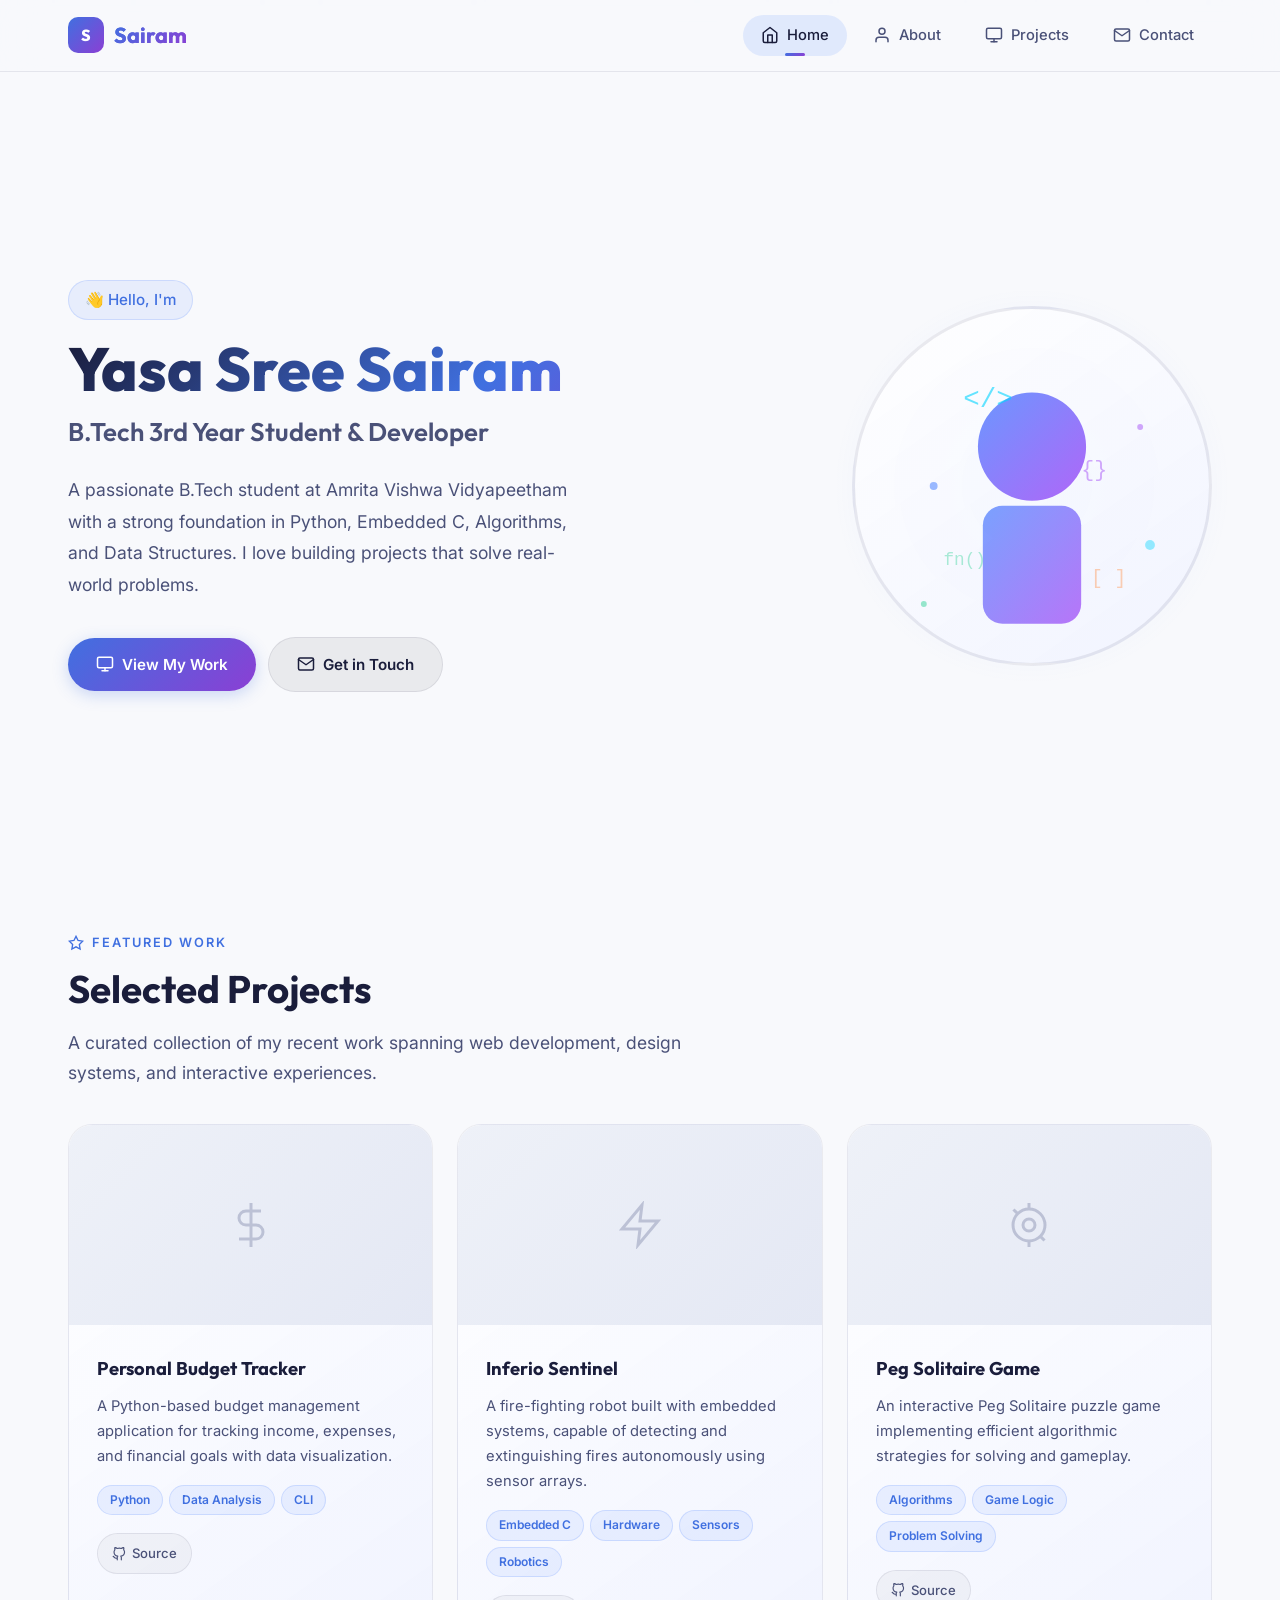
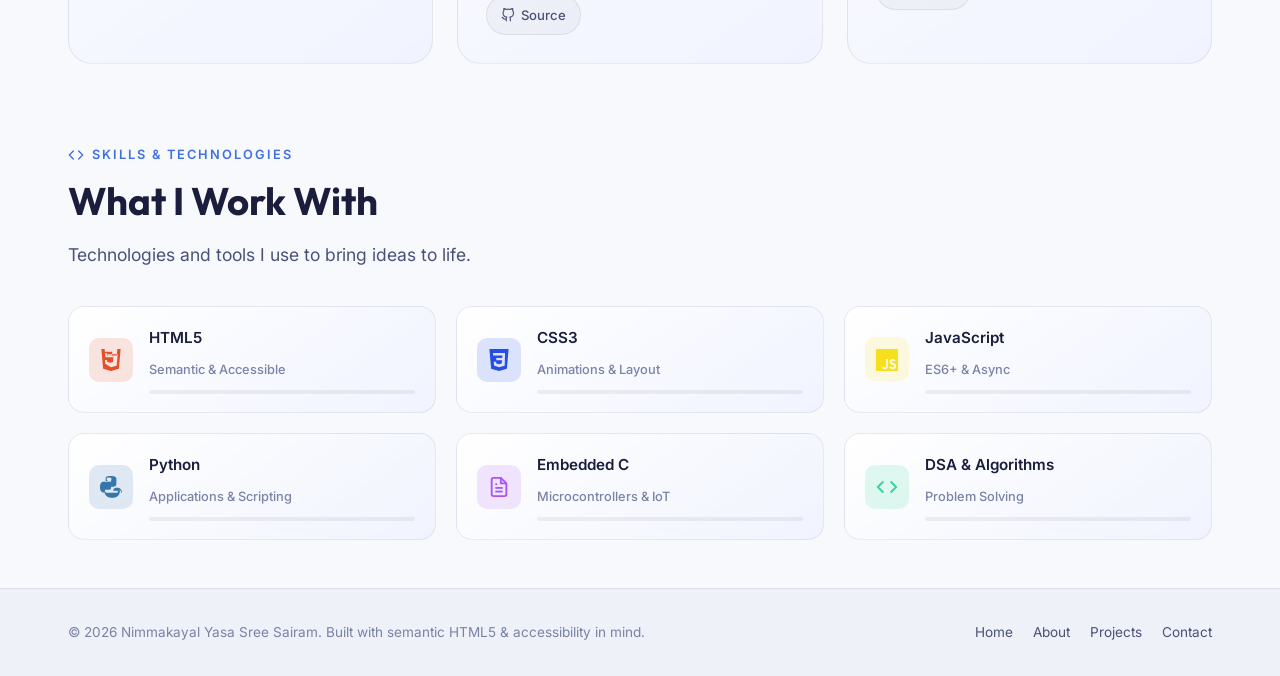
<file: portfolio/index.html>
<!DOCTYPE html>
<html lang="en">
<head>
    <meta charset="UTF-8">
    <meta name="viewport" content="width=device-width, initial-scale=1.0">
    <meta name="description" content="Nimmakayal Yasa Sree Sairam — B.Tech 3rd Year Student at Amrita Vishwa Vidyapeetham. Passionate about software development, embedded systems, and algorithms.">
    <meta name="author" content="Nimmakayal Yasa Sree Sairam">
    <meta name="robots" content="index, follow">

    <!-- Open Graph -->
    <meta property="og:title" content="Nimmakayal Yasa Sree Sairam — B.Tech Student & Developer">
    <meta property="og:description" content="Building beautiful, accessible, and performant web applications with modern technologies.">
    <meta property="og:type" content="website">
    <meta property="og:url" content="https://alexmorgan.dev/">

    <link rel="canonical" href="https://alexmorgan.dev/">

    <title>Nimmakayal Yasa Sree Sairam — B.Tech Student & Developer</title>

    <link rel="preconnect" href="https://fonts.googleapis.com">
    <link rel="preconnect" href="https://fonts.gstatic.com" crossorigin>
    <link href="https://fonts.googleapis.com/css2?family=Inter:wght@300;400;500;600;700;800;900&family=Outfit:wght@300;400;500;600;700;800&display=swap" rel="stylesheet">
    <link rel="stylesheet" href="portfolio.css">
</head>
<body>
    <!-- Skip Navigation Link -->
    <a href="#main-content" class="skip-link">Skip to main content</a>

    <!-- Animated Background Particles -->
    <div class="particles-bg" aria-hidden="true"></div>

    <div class="page-wrapper">

        <!-- ========== HEADER / NAVIGATION ========== -->
        <header class="site-header" role="banner">
            <div class="header-inner">
                <div class="header-brand">
                    <div class="brand-icon" aria-hidden="true">S</div>
                    <div class="brand-name"><a href="index.html">Sairam</a></div>
                </div>

                <!-- Mobile Menu Toggle -->
                <button
                    class="menu-toggle"
                    id="menu-toggle"
                    aria-expanded="false"
                    aria-controls="main-navigation"
                    aria-label="Open navigation menu"
                >
                    <span></span>
                    <span></span>
                    <span></span>
                </button>

                <nav class="main-nav" id="main-navigation" role="navigation" aria-label="Primary navigation">
                    <ul class="nav-list">
                        <li>
                            <a href="index.html" class="nav-link" aria-current="page">
                                <svg viewBox="0 0 24 24" fill="none" stroke="currentColor" stroke-width="2" stroke-linecap="round" stroke-linejoin="round" aria-hidden="true"><path d="M3 9l9-7 9 7v11a2 2 0 0 1-2 2H5a2 2 0 0 1-2-2z"></path><polyline points="9 22 9 12 15 12 15 22"></polyline></svg>
                                Home
                            </a>
                        </li>
                        <li>
                            <a href="about.html" class="nav-link">
                                <svg viewBox="0 0 24 24" fill="none" stroke="currentColor" stroke-width="2" stroke-linecap="round" stroke-linejoin="round" aria-hidden="true"><path d="M20 21v-2a4 4 0 0 0-4-4H8a4 4 0 0 0-4 4v2"></path><circle cx="12" cy="7" r="4"></circle></svg>
                                About
                            </a>
                        </li>
                        <li>
                            <a href="projects.html" class="nav-link">
                                <svg viewBox="0 0 24 24" fill="none" stroke="currentColor" stroke-width="2" stroke-linecap="round" stroke-linejoin="round" aria-hidden="true"><rect x="2" y="3" width="20" height="14" rx="2" ry="2"></rect><line x1="8" y1="21" x2="16" y2="21"></line><line x1="12" y1="17" x2="12" y2="21"></line></svg>
                                Projects
                            </a>
                        </li>
                        <li>
                            <a href="contact.html" class="nav-link">
                                <svg viewBox="0 0 24 24" fill="none" stroke="currentColor" stroke-width="2" stroke-linecap="round" stroke-linejoin="round" aria-hidden="true"><path d="M4 4h16c1.1 0 2 .9 2 2v12c0 1.1-.9 2-2 2H4c-1.1 0-2-.9-2-2V6c0-1.1.9-2 2-2z"></path><polyline points="22,6 12,13 2,6"></polyline></svg>
                                Contact
                            </a>
                        </li>
                    </ul>
                </nav>
            </div>
        </header>

        <!-- ========== MAIN CONTENT ========== -->
        <main id="main-content" class="main-content" role="main">

            <!-- Hero Section -->
            <section class="hero section" aria-label="Introduction">
                <div class="hero-content animate-in">
                    <span class="hero-greeting">👋 Hello, I'm</span>
                    <h1 class="hero-name">Yasa Sree Sairam</h1>
                    <p class="hero-title">B.Tech 3rd Year Student & Developer</p>
                    <p class="hero-description">
                        A passionate B.Tech student at Amrita Vishwa Vidyapeetham with a strong foundation 
                        in Python, Embedded C, Algorithms, and Data Structures. I love building 
                        projects that solve real-world problems.
                    </p>
                    <div class="hero-cta">
                        <a href="projects.html" class="btn btn-primary">
                            <svg viewBox="0 0 24 24" fill="none" stroke="currentColor" stroke-width="2" stroke-linecap="round" stroke-linejoin="round" aria-hidden="true"><rect x="2" y="3" width="20" height="14" rx="2" ry="2"></rect><line x1="8" y1="21" x2="16" y2="21"></line><line x1="12" y1="17" x2="12" y2="21"></line></svg>
                            View My Work
                        </a>
                        <a href="contact.html" class="btn btn-secondary">
                            <svg viewBox="0 0 24 24" fill="none" stroke="currentColor" stroke-width="2" stroke-linecap="round" stroke-linejoin="round" aria-hidden="true"><path d="M4 4h16c1.1 0 2 .9 2 2v12c0 1.1-.9 2-2 2H4c-1.1 0-2-.9-2-2V6c0-1.1.9-2 2-2z"></path><polyline points="22,6 12,13 2,6"></polyline></svg>
                            Get in Touch
                        </a>
                    </div>
                </div>

                <div class="hero-visual animate-in animate-in-delay-2" aria-hidden="true">
                    <div class="hero-glow"></div>
                    <div class="hero-avatar">
                        <svg class="hero-avatar-graphic" viewBox="0 0 360 360" fill="none" xmlns="http://www.w3.org/2000/svg">
                            <defs>
                                <linearGradient id="avatarGrad1" x1="0" y1="0" x2="1" y2="1">
                                    <stop offset="0%" stop-color="#5b8cff"/>
                                    <stop offset="100%" stop-color="#a855f7"/>
                                </linearGradient>
                                <linearGradient id="avatarGrad2" x1="0" y1="0" x2="1" y2="1">
                                    <stop offset="0%" stop-color="#00d4ff"/>
                                    <stop offset="100%" stop-color="#5b8cff"/>
                                </linearGradient>
                            </defs>
                            <!-- Abstract Developer Illustration -->
                            <circle cx="180" cy="140" r="55" fill="url(#avatarGrad1)" opacity="0.9"/>
                            <rect x="130" y="200" width="100" height="120" rx="20" fill="url(#avatarGrad1)" opacity="0.8"/>
                            <!-- Code symbols -->
                            <text x="110" y="100" font-family="monospace" font-size="28" fill="#00d4ff" opacity="0.6">&lt;/&gt;</text>
                            <text x="230" y="170" font-family="monospace" font-size="22" fill="#a855f7" opacity="0.5">{}</text>
                            <text x="90" y="260" font-family="monospace" font-size="18" fill="#34d399" opacity="0.4">fn()</text>
                            <text x="240" y="280" font-family="monospace" font-size="20" fill="#ff8c42" opacity="0.4">[ ]</text>
                            <!-- Floating dots -->
                            <circle cx="80" cy="180" r="4" fill="#5b8cff" opacity="0.6"/>
                            <circle cx="290" cy="120" r="3" fill="#a855f7" opacity="0.5"/>
                            <circle cx="300" cy="240" r="5" fill="#00d4ff" opacity="0.4"/>
                            <circle cx="70" cy="300" r="3" fill="#34d399" opacity="0.5"/>
                        </svg>
                    </div>
                </div>
            </section>

            <!-- Featured Projects Section -->
            <section class="section" aria-labelledby="featured-heading">
                <div class="animate-in">
                    <span class="section-label">
                        <svg viewBox="0 0 24 24" fill="none" stroke="currentColor" stroke-width="2" stroke-linecap="round" aria-hidden="true"><polygon points="12 2 15.09 8.26 22 9.27 17 14.14 18.18 21.02 12 17.77 5.82 21.02 7 14.14 2 9.27 8.91 8.26 12 2"></polygon></svg>
                        Featured Work
                    </span>
                    <h2 id="featured-heading" class="section-title">Selected Projects</h2>
                    <p class="section-subtitle">A curated collection of my recent work spanning web development, design systems, and interactive experiences.</p>
                </div>

                <div class="projects-grid">
                    <!-- Project 1 -->
                    <article class="project-card animate-in animate-in-delay-1">
                        <div class="project-image-placeholder" aria-hidden="true">
                            <svg viewBox="0 0 24 24" fill="none" stroke="currentColor" stroke-width="1.5"><path d="M12 1v22M17 5H9.5a3.5 3.5 0 0 0 0 7h5a3.5 3.5 0 0 1 0 7H6"></path></svg>
                        </div>
                        <div class="project-body">
                            <h3 class="project-title">Personal Budget Tracker</h3>
                            <p class="project-description">A Python-based budget management application for tracking income, expenses, and financial goals with data visualization.</p>
                            <div class="project-tags">
                                <span class="tag">Python</span>
                                <span class="tag">Data Analysis</span>
                                <span class="tag">CLI</span>
                            </div>
                            <div class="project-links">
                                <a href="#" class="project-link repo" aria-label="View source code of Personal Budget Tracker">
                                    <svg viewBox="0 0 24 24" fill="none" stroke="currentColor" stroke-width="2" stroke-linecap="round" stroke-linejoin="round" aria-hidden="true"><path d="M9 19c-5 1.5-5-2.5-7-3m14 6v-3.87a3.37 3.37 0 0 0-.94-2.61c3.14-.35 6.44-1.54 6.44-7A5.44 5.44 0 0 0 20 4.77 5.07 5.07 0 0 0 19.91 1S18.73.65 16 2.48a13.38 13.38 0 0 0-7 0C6.27.65 5.09 1 5.09 1A5.07 5.07 0 0 0 5 4.77a5.44 5.44 0 0 0-1.5 3.78c0 5.42 3.3 6.61 6.44 7A3.37 3.37 0 0 0 9 18.13V22"></path></svg>
                                    Source
                                </a>
                            </div>
                        </div>
                    </article>

                    <!-- Project 2 -->
                    <article class="project-card animate-in animate-in-delay-2">
                        <div class="project-image-placeholder" aria-hidden="true">
                            <svg viewBox="0 0 24 24" fill="none" stroke="currentColor" stroke-width="1.5"><path d="M13 2L3 14h9l-1 8 10-12h-9l1-8z"></path></svg>
                        </div>
                        <div class="project-body">
                            <h3 class="project-title">Inferio Sentinel</h3>
                            <p class="project-description">A fire-fighting robot built with embedded systems, capable of detecting and extinguishing fires autonomously using sensor arrays.</p>
                            <div class="project-tags">
                                <span class="tag">Embedded C</span>
                                <span class="tag">Hardware</span>
                                <span class="tag">Sensors</span>
                                <span class="tag">Robotics</span>
                            </div>
                            <div class="project-links">
                                <a href="#" class="project-link repo" aria-label="View details of Inferio Sentinel">
                                    <svg viewBox="0 0 24 24" fill="none" stroke="currentColor" stroke-width="2" stroke-linecap="round" stroke-linejoin="round" aria-hidden="true"><path d="M9 19c-5 1.5-5-2.5-7-3m14 6v-3.87a3.37 3.37 0 0 0-.94-2.61c3.14-.35 6.44-1.54 6.44-7A5.44 5.44 0 0 0 20 4.77 5.07 5.07 0 0 0 19.91 1S18.73.65 16 2.48a13.38 13.38 0 0 0-7 0C6.27.65 5.09 1 5.09 1A5.07 5.07 0 0 0 5 4.77a5.44 5.44 0 0 0-1.5 3.78c0 5.42 3.3 6.61 6.44 7A3.37 3.37 0 0 0 9 18.13V22"></path></svg>
                                    Source
                                </a>
                            </div>
                        </div>
                    </article>

                    <!-- Project 3 -->
                    <article class="project-card animate-in animate-in-delay-3">
                        <div class="project-image-placeholder" aria-hidden="true">
                            <svg viewBox="0 0 24 24" fill="none" stroke="currentColor" stroke-width="1.5"><circle cx="12" cy="12" r="3"></circle><circle cx="12" cy="12" r="8"></circle><line x1="12" y1="1" x2="12" y2="4"></line><line x1="12" y1="20" x2="12" y2="23"></line><line x1="4.22" y1="4.22" x2="6.34" y2="6.34"></line><line x1="17.66" y1="17.66" x2="19.78" y2="19.78"></line></svg>
                        </div>
                        <div class="project-body">
                            <h3 class="project-title">Peg Solitaire Game</h3>
                            <p class="project-description">An interactive Peg Solitaire puzzle game implementing efficient algorithmic strategies for solving and gameplay.</p>
                            <div class="project-tags">
                                <span class="tag">Algorithms</span>
                                <span class="tag">Game Logic</span>
                                <span class="tag">Problem Solving</span>
                            </div>
                            <div class="project-links">
                                <a href="#" class="project-link repo" aria-label="View source code of Peg Solitaire Game">
                                    <svg viewBox="0 0 24 24" fill="none" stroke="currentColor" stroke-width="2" stroke-linecap="round" stroke-linejoin="round" aria-hidden="true"><path d="M9 19c-5 1.5-5-2.5-7-3m14 6v-3.87a3.37 3.37 0 0 0-.94-2.61c3.14-.35 6.44-1.54 6.44-7A5.44 5.44 0 0 0 20 4.77 5.07 5.07 0 0 0 19.91 1S18.73.65 16 2.48a13.38 13.38 0 0 0-7 0C6.27.65 5.09 1 5.09 1A5.07 5.07 0 0 0 5 4.77a5.44 5.44 0 0 0-1.5 3.78c0 5.42 3.3 6.61 6.44 7A3.37 3.37 0 0 0 9 18.13V22"></path></svg>
                                    Source
                                </a>
                            </div>
                        </div>
                    </article>
                </div>
            </section>

            <!-- Skills Section -->
            <section class="section" aria-labelledby="skills-heading">
                <div class="animate-in">
                    <span class="section-label">
                        <svg viewBox="0 0 24 24" fill="none" stroke="currentColor" stroke-width="2" stroke-linecap="round" aria-hidden="true"><polyline points="16 18 22 12 16 6"></polyline><polyline points="8 6 2 12 8 18"></polyline></svg>
                        Skills & Technologies
                    </span>
                    <h2 id="skills-heading" class="section-title">What I Work With</h2>
                    <p class="section-subtitle">Technologies and tools I use to bring ideas to life.</p>
                </div>

                <div class="skills-grid">
                    <div class="skill-card animate-in animate-in-delay-1">
                        <div class="skill-icon html" aria-hidden="true">
                            <svg viewBox="0 0 24 24" fill="currentColor" width="24" height="24"><path d="M1.5 0h21l-1.91 21.563L11.977 24l-8.564-2.438L1.5 0zm7.031 9.75l-.232-2.718 10.059.003.071-.757.541-6.03.065-.712H5.026l.164 1.87.153 1.712h8.034l-.342 3.632-5.083.002-.19-2.14H5.57l.4 4.513h8.594l-.455 5.086-3.118.87-3.118-.87-.203-2.31H5.45l.33 4.27L11.99 20l6.23-1.792 1.09-12.458H8.531z"/></svg>
                        </div>
                        <div class="skill-info">
                            <h3>HTML5</h3>
                            <span class="skill-level">Semantic & Accessible</span>
                            <div class="skill-bar-track"><div class="skill-bar-fill" style="width: 95%" role="progressbar" aria-valuenow="95" aria-valuemin="0" aria-valuemax="100" aria-label="HTML5 proficiency: 95%"></div></div>
                        </div>
                    </div>

                    <div class="skill-card animate-in animate-in-delay-2">
                        <div class="skill-icon css" aria-hidden="true">
                            <svg viewBox="0 0 24 24" fill="currentColor" width="24" height="24"><path d="M1.5 0h21l-1.91 21.563L11.977 24l-8.565-2.438L1.5 0zm17.09 4.413L5.41 4.41l.213 2.622h10.125l-.255 2.716h-6.61l.24 2.573h6.182l-.366 3.523-2.95.888-2.95-.888-.191-2.055h-2.607l.4 4.27L11.976 20l6.23-1.792L18.59 4.413z"/></svg>
                        </div>
                        <div class="skill-info">
                            <h3>CSS3</h3>
                            <span class="skill-level">Animations & Layout</span>
                            <div class="skill-bar-track"><div class="skill-bar-fill" style="width: 92%" role="progressbar" aria-valuenow="92" aria-valuemin="0" aria-valuemax="100" aria-label="CSS3 proficiency: 92%"></div></div>
                        </div>
                    </div>

                    <div class="skill-card animate-in animate-in-delay-3">
                        <div class="skill-icon js" aria-hidden="true">
                            <svg viewBox="0 0 24 24" fill="currentColor" width="24" height="24"><path d="M0 0h24v24H0V0zm22.034 18.276c-.175-1.095-.888-2.015-3.003-2.873-.736-.345-1.554-.585-1.797-1.14-.091-.33-.105-.51-.046-.705.15-.646.915-.84 1.515-.66.39.12.75.42.976.9 1.034-.676 1.034-.676 1.755-1.125-.27-.42-.405-.6-.586-.78-.63-.705-1.469-1.065-2.834-1.034l-.705.089c-.676.165-1.32.525-1.71 1.005-1.14 1.291-.811 3.541.569 4.471 1.365 1.02 3.361 1.244 3.616 2.205.24 1.17-.87 1.545-1.966 1.41-.811-.18-1.26-.586-1.755-1.336l-1.83 1.051c.21.48.45.689.81 1.109 1.74 1.756 6.09 1.666 6.871-1.004.029-.09.24-.705.074-1.65l.046.067zm-8.983-7.245h-2.248c0 1.938-.009 3.864-.009 5.805 0 1.232.063 2.363-.138 2.711-.33.689-1.18.601-1.566.48-.396-.196-.597-.466-.83-.855-.063-.105-.11-.196-.127-.196l-1.825 1.125c.305.63.75 1.172 1.324 1.517.855.51 2.004.675 3.207.405.783-.226 1.458-.691 1.811-1.411.51-.93.402-2.07.397-3.346.012-2.054 0-4.109 0-6.179l.004-.056z"/></svg>
                        </div>
                        <div class="skill-info">
                            <h3>JavaScript</h3>
                            <span class="skill-level">ES6+ & Async</span>
                            <div class="skill-bar-track"><div class="skill-bar-fill" style="width: 90%" role="progressbar" aria-valuenow="90" aria-valuemin="0" aria-valuemax="100" aria-label="JavaScript proficiency: 90%"></div></div>
                        </div>
                    </div>

                    <div class="skill-card animate-in animate-in-delay-1">
                        <div class="skill-icon" style="background: rgba(55, 118, 171, 0.15); color: #3776AB;" aria-hidden="true">
                            <svg viewBox="0 0 24 24" fill="currentColor" width="24" height="24"><path d="M14.31.18l.9.2.73.26.59.3.45.32.34.34.25.34.16.33.1.3.04.26.02.2-.01.13V8.5l-.05.63-.13.55-.21.46-.26.38-.3.31-.33.25-.35.19-.35.14-.33.1-.3.07-.26.04-.21.02H8.83l-.69.05-.59.14-.5.22-.41.27-.33.32-.27.35-.2.36-.15.37-.1.35-.07.32-.04.27-.02.21v3.06H3.23l-.21-.03-.28-.07-.32-.12-.35-.18-.36-.26-.36-.36-.35-.46-.32-.59-.28-.73-.21-.88-.14-1.05-.05-1.23.06-1.22.16-1.04.24-.87.32-.71.36-.57.4-.44.42-.33.42-.24.4-.16.36-.1.32-.05.24-.01h.16l.06.01h8.16v-.83H6.18l-.01-2.75-.02-.37.05-.35.12-.33.18-.3.25-.27.31-.23.38-.2.44-.18.51-.15.58-.12.64-.1.71-.06.77-.04.84-.02 1.27.05zm-6.3 1.09l-.26.27-.19.35-.12.4-.07.44-.02.47.02.47.07.44.12.4.19.35.26.27.34.18.42.13.52.07.63.03.68-.02.55-.06.44-.11.33-.16.24-.21.17-.26.1-.32.05-.37.01-.41-.01-.41-.05-.37-.1-.32-.17-.26-.24-.21-.33-.16-.44-.11-.55-.06-.68-.02-.63.03-.52.07-.42.13-.34.18zM21.56 14.56l.07.71.02.77-.02.79-.07.75-.12.72-.18.69-.24.64-.3.59-.36.55-.41.51-.47.47-.52.42-.56.38-.61.33-.65.28-.69.22-.73.17-.76.12-.8.07-.83.02-.85-.02-.82-.07-.79-.12-.75-.17-.71-.22-.66-.28-.62-.33-.57-.38-.52-.42-.46-.47-.41-.51-.35-.55-.3-.59-.23-.64-.18-.69-.13-.72-.08-.75-.03-.79.01-.77.05-.71.1-.65.14-.6.18-.54.22-.49.25-.43.28-.38.31-.33.33-.28.35-.23.36-.18.37-.14.38-.1.38-.07.37-.04h.35l.34.02.33.03.31.05.29.07.26.1.24.12.21.14.19.17.16.18.13.2.11.22.09.23.07.24.05.25.03.26.02.26-.01.25-.03.25-.05.24-.08.23-.1.22-.13.2-.15.18-.17.16-.19.15-.21.13-.23.11-.24.09-.26.08-.27.06-.28.04-.29.03-.3.01h-3.79l-.01.12-.01.49.02.43.05.38.09.32.12.28.15.25.18.22.2.19.23.17.25.14.26.11.27.08.27.04.07.01.06.01H18l.24-.01.22-.02.19-.03.17-.04.15-.05.13-.06.11-.07.1-.09.08-.1.07-.11.05-.13.04-.14.03-.16.01-.17-.01-.14-.02-.12-.03-.1-.05-.1-.05-.08-.07-.08-.07-.07-.08-.06-.09-.05-.1-.05-.11-.04-.11-.03-.12-.02-.12-.02-.13-.01h-.13l-.14-.01H14.4l.07-.57.13-.52.18-.46.23-.4.28-.35.32-.3.36-.24.39-.19.42-.14.44-.1.46-.07.48-.04.48-.01.49.02.48.05.47.08.45.12.43.15.4.19.38.22.35.26.32.3.29.33.26.37.23.4.2.44.17.47.14.5.11.54.08.57.05.59.02.62z"/></svg>
                        </div>
                        <div class="skill-info">
                            <h3>Python</h3>
                            <span class="skill-level">Applications & Scripting</span>
                            <div class="skill-bar-track"><div class="skill-bar-fill" style="width: 85%" role="progressbar" aria-valuenow="85" aria-valuemin="0" aria-valuemax="100" aria-label="Python proficiency: 85%"></div></div>
                        </div>
                    </div>

                    <div class="skill-card animate-in animate-in-delay-2">
                        <div class="skill-icon" style="background: rgba(168, 85, 247, 0.15); color: #A855F7;" aria-hidden="true">
                            <svg viewBox="0 0 24 24" fill="none" stroke="currentColor" stroke-width="2"><path d="M14 2H6a2 2 0 0 0-2 2v16a2 2 0 0 0 2 2h12a2 2 0 0 0 2-2V8z"></path><polyline points="14 2 14 8 20 8"></polyline><line x1="16" y1="13" x2="8" y2="13"></line><line x1="16" y1="17" x2="8" y2="17"></line><polyline points="10 9 9 9 8 9"></polyline></svg>
                        </div>
                        <div class="skill-info">
                            <h3>Embedded C</h3>
                            <span class="skill-level">Microcontrollers & IoT</span>
                            <div class="skill-bar-track"><div class="skill-bar-fill" style="width: 80%" role="progressbar" aria-valuenow="80" aria-valuemin="0" aria-valuemax="100" aria-label="Embedded C proficiency: 80%"></div></div>
                        </div>
                    </div>

                    <div class="skill-card animate-in animate-in-delay-3">
                        <div class="skill-icon" style="background: rgba(52, 211, 153, 0.15); color: #34D399;" aria-hidden="true">
                            <svg viewBox="0 0 24 24" fill="none" stroke="currentColor" stroke-width="2"><polyline points="16 18 22 12 16 6"></polyline><polyline points="8 6 2 12 8 18"></polyline></svg>
                        </div>
                        <div class="skill-info">
                            <h3>DSA & Algorithms</h3>
                            <span class="skill-level">Problem Solving</span>
                            <div class="skill-bar-track"><div class="skill-bar-fill" style="width: 82%" role="progressbar" aria-valuenow="82" aria-valuemin="0" aria-valuemax="100" aria-label="DSA proficiency: 82%"></div></div>
                        </div>
                    </div>
                </div>
            </section>

        </main>

        <!-- ========== FOOTER ========== -->
        <footer class="site-footer" role="contentinfo">
            <div class="footer-inner">
                <p class="footer-text">&copy; 2026 Nimmakayal Yasa Sree Sairam. Built with semantic HTML5 & accessibility in mind.</p>
                <nav class="footer-nav" aria-label="Footer navigation">
                    <a href="index.html" class="footer-link">Home</a>
                    <a href="about.html" class="footer-link">About</a>
                    <a href="projects.html" class="footer-link">Projects</a>
                    <a href="contact.html" class="footer-link">Contact</a>
                </nav>
            </div>
        </footer>

    </div>

    <script src="portfolio.js"></script>
</body>
</html>
</file>
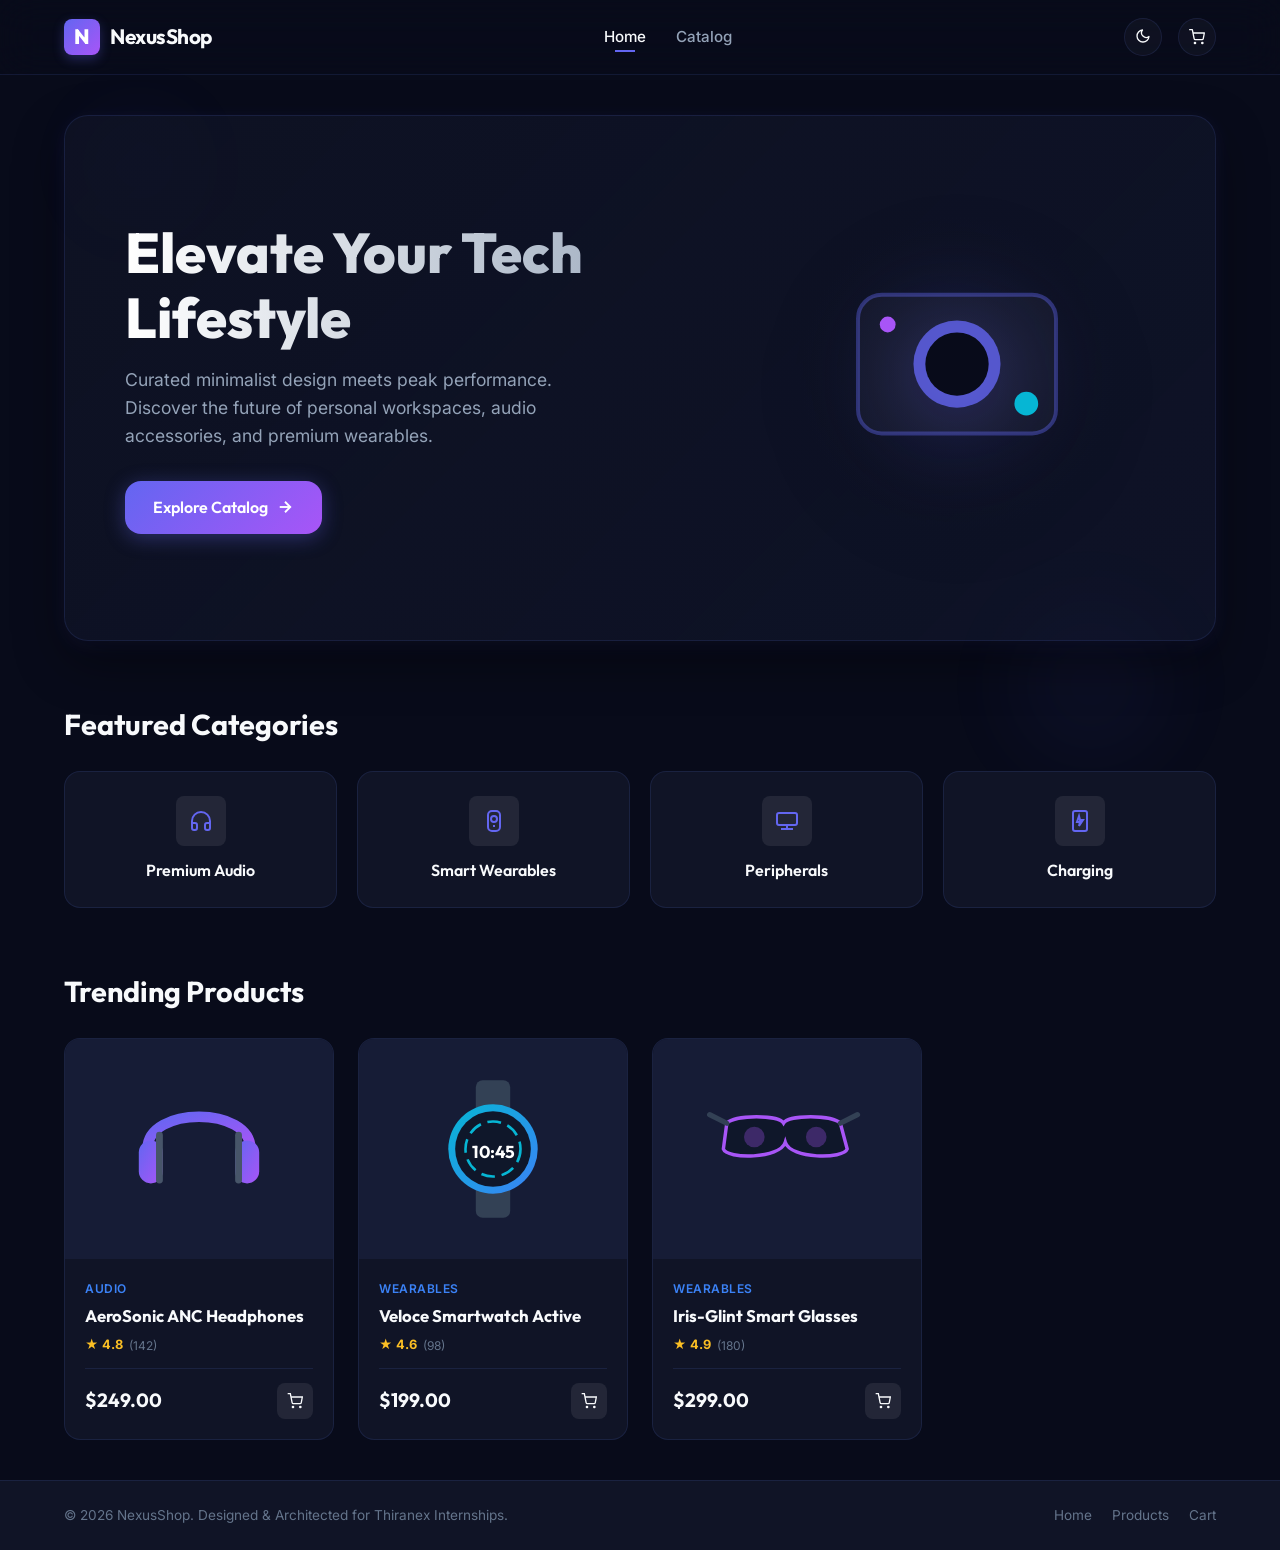
<file: product-catalog/index.html>
<!DOCTYPE html>
<html lang="en" data-theme="dark">
<head>
    <meta charset="UTF-8">
    <meta name="viewport" content="width=device-width, initial-scale=1.0">
    <title>NexusShop — Premium Modular Product Catalog</title>
    <!-- Fonts -->
    <link rel="preconnect" href="https://fonts.googleapis.com">
    <link rel="preconnect" href="https://fonts.gstatic.com" crossorigin>
    <link href="https://fonts.googleapis.com/css2?family=Inter:wght@300;400;500;600;700&family=Outfit:wght@400;500;600;700;800&display=swap" rel="stylesheet">
    <!-- CSS styles -->
    <link rel="stylesheet" href="style.css">
</head>
<body>
    <!-- Accessibility Skip Link -->
    <a href="#view-mount" class="skip-link">Skip to main content</a>

    <!-- Particles Background -->
    <div class="particles-bg">
        <div class="particle" style="width: 150px; height: 150px; top: 10%; left: 5%; animation-duration: 40s; opacity: 0.1;"></div>
        <div class="particle" style="width: 250px; height: 250px; bottom: 10%; right: 5%; animation-duration: 60s; opacity: 0.08;"></div>
    </div>

    <!-- Application Shell -->
    <div class="app-shell">
        <!-- Site Header Navigation -->
        <header class="site-header">
            <div class="header-inner">
                <a href="#/" class="brand">
                    <span class="brand-icon">N</span>
                    <span class="brand-name">NexusShop</span>
                </a>
                
                <nav class="main-nav" aria-label="Main Navigation">
                    <ul class="nav-list">
                        <li><a href="#/" class="nav-link" id="nav-home">Home</a></li>
                        <li><a href="#/catalog" class="nav-link" id="nav-catalog">Catalog</a></li>
                    </ul>
                </nav>

                <div class="header-actions">
                    <!-- Theme Toggle -->
                    <button class="theme-toggle" id="theme-toggle" aria-label="Toggle Theme" title="Toggle Theme">
                        <span class="icon-moon">
                            <svg xmlns="http://www.w3.org/2000/svg" viewBox="0 0 24 24" fill="none" stroke="currentColor" stroke-width="2" stroke-linecap="round" stroke-linejoin="round"><path d="M21 12.79A9 9 0 1 1 11.21 3 7 7 0 0 0 21 12.79z"></path></svg>
                        </span>
                        <span class="icon-sun">
                            <svg xmlns="http://www.w3.org/2000/svg" viewBox="0 0 24 24" fill="none" stroke="currentColor" stroke-width="2" stroke-linecap="round" stroke-linejoin="round"><circle cx="12" cy="12" r="5"></circle><line x1="12" y1="1" x2="12" y2="3"></line><line x1="12" y1="21" x2="12" y2="23"></line><line x1="4.22" y1="4.22" x2="5.64" y2="5.64"></line><line x1="18.36" y1="18.36" x2="19.78" y2="19.78"></line><line x1="1" y1="12" x2="3" y2="12"></line><line x1="21" y1="12" x2="23" y2="12"></line><line x1="4.22" y1="19.78" x2="5.64" y2="18.36"></line><line x1="18.36" y1="5.64" x2="19.78" y2="4.22"></line></svg>
                        </span>
                    </button>

                    <!-- Cart Indicator -->
                    <a href="#/cart" class="cart-trigger" id="cart-trigger" aria-label="Shopping Cart" title="Shopping Cart">
                        <svg xmlns="http://www.w3.org/2000/svg" viewBox="0 0 24 24" fill="none" stroke="currentColor" stroke-width="2" stroke-linecap="round" stroke-linejoin="round"><circle cx="9" cy="21" r="1"></circle><circle cx="20" cy="21" r="1"></circle><path d="M1 1h4l2.68 13.39a2 2 0 0 0 2 1.61h9.72a2 2 0 0 0 2-1.61L23 6H6"></path></svg>
                        <span class="cart-badge" id="cart-badge">0</span>
                    </a>
                </div>
            </div>
        </header>

        <!-- Dynamic Content Mount -->
        <main class="view-mount" id="view-mount" tabindex="-1">
            <!-- Router inserts view HTML here -->
            <div class="loader-container">
                <div class="loader"></div>
            </div>
        </main>

        <!-- Footer -->
        <footer class="site-footer">
            <div class="footer-inner">
                <p>&copy; 2026 NexusShop. Designed & Architected for Thiranex Internships.</p>
                <div class="footer-links">
                    <a href="#/">Home</a>
                    <a href="#/catalog">Products</a>
                    <a href="#/cart">Cart</a>
                </div>
            </div>
        </footer>
    </div>

    <!-- Scripts -->
    <script src="app.js"></script>
</body>
</html>
</file>
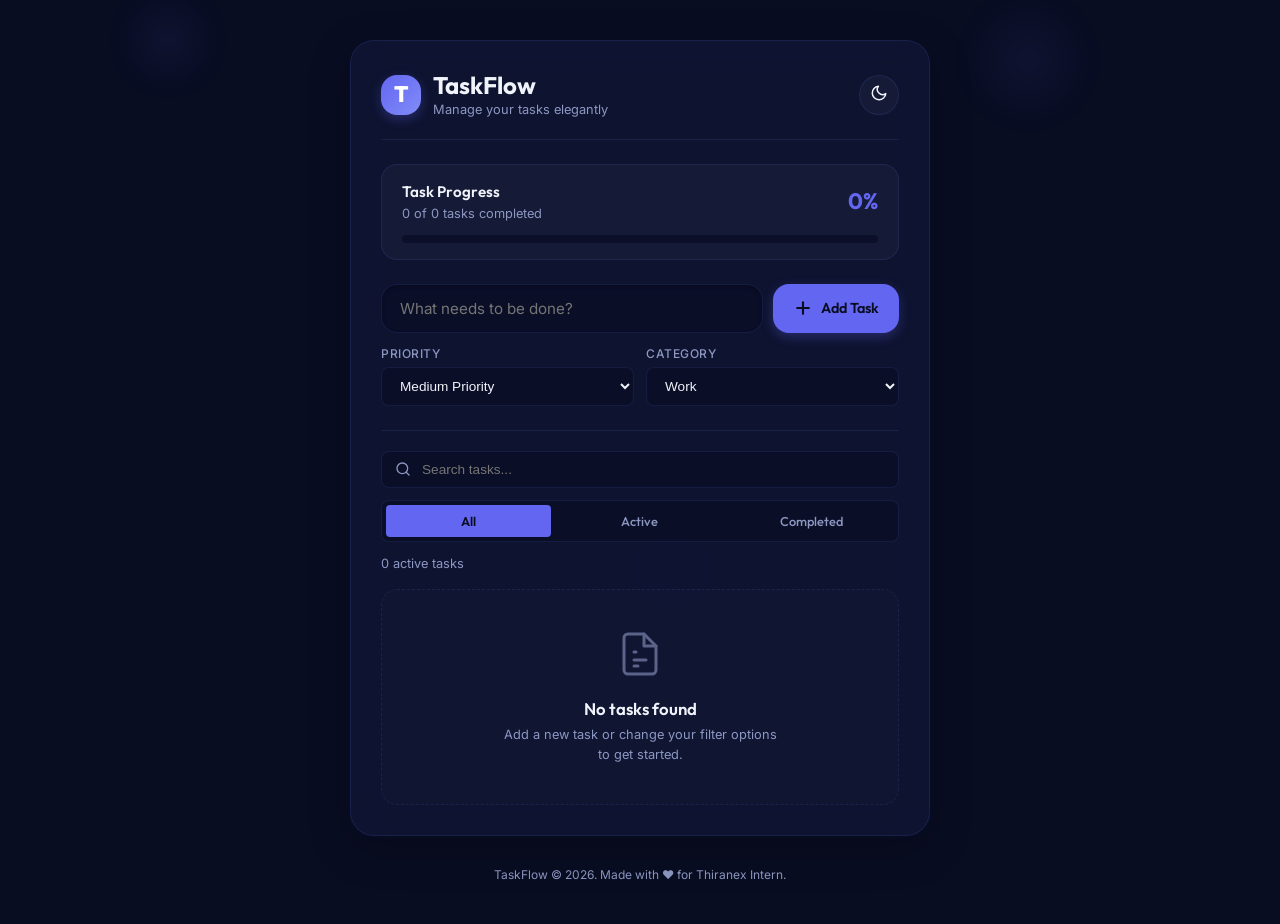
<file: todo-app/index.html>
<!DOCTYPE html>
<html lang="en" data-theme="dark">
<head>
    <meta charset="UTF-8">
    <meta name="viewport" content="width=device-width, initial-scale=1.0">
    <title>TaskFlow — Interactive State-Driven To-Do</title>
    <!-- Fonts -->
    <link rel="preconnect" href="https://fonts.googleapis.com">
    <link rel="preconnect" href="https://fonts.gstatic.com" crossorigin>
    <link href="https://fonts.googleapis.com/css2?family=Inter:wght@300;400;500;600;700&family=Outfit:wght@400;500;600;700;800&display=swap" rel="stylesheet">
    <!-- CSS stylesheet -->
    <link rel="stylesheet" href="style.css">
</head>
<body>
    <!-- Skip to content for accessibility -->
    <a href="#main-app" class="skip-link">Skip to main content</a>

    <!-- Background Decoration Particles -->
    <div class="particles-bg">
        <div class="particle" style="width: 80px; height: 80px; left: 10%; animation-duration: 25s; opacity: 0.15;"></div>
        <div class="particle" style="width: 120px; height: 120px; right: 15%; animation-duration: 35s; opacity: 0.1;"></div>
        <div class="particle" style="width: 60px; height: 60px; left: 50%; top: 60%; animation-duration: 20s; opacity: 0.08;"></div>
    </div>

    <!-- Main Container -->
    <main class="app-container" id="main-app">
        <!-- App Header -->
        <header class="app-header">
            <div class="brand">
                <div class="brand-icon">T</div>
                <div class="brand-info">
                    <h1>TaskFlow</h1>
                    <p class="brand-tagline">Manage your tasks elegantly</p>
                </div>
            </div>
            
            <div class="header-actions">
                <!-- Theme Toggle Button -->
                <button class="theme-toggle" id="theme-toggle-btn" aria-label="Toggle Light/Dark Theme" title="Toggle Light/Dark Theme">
                    <span class="icon-moon">
                        <svg xmlns="http://www.w3.org/2000/svg" viewBox="0 0 24 24" fill="none" stroke="currentColor" stroke-width="2" stroke-linecap="round" stroke-linejoin="round"><path d="M21 12.79A9 9 0 1 1 11.21 3 7 7 0 0 0 21 12.79z"></path></svg>
                    </span>
                    <span class="icon-sun">
                        <svg xmlns="http://www.w3.org/2000/svg" viewBox="0 0 24 24" fill="none" stroke="currentColor" stroke-width="2" stroke-linecap="round" stroke-linejoin="round"><circle cx="12" cy="12" r="5"></circle><line x1="12" y1="1" x2="12" y2="3"></line><line x1="12" y1="21" x2="12" y2="23"></line><line x1="4.22" y1="4.22" x2="5.64" y2="5.64"></line><line x1="18.36" y1="18.36" x2="19.78" y2="19.78"></line><line x1="1" y1="12" x2="3" y2="12"></line><line x1="21" y1="12" x2="23" y2="12"></line><line x1="4.22" y1="19.78" x2="5.64" y2="18.36"></line><line x1="18.36" y1="5.64" x2="19.78" y2="4.22"></line></svg>
                    </span>
                </button>
            </div>
        </header>

        <!-- Stats Section -->
        <section class="stats-card" aria-label="Task progress statistics">
            <div class="stats-info">
                <div>
                    <h2 class="stats-title">Task Progress</h2>
                    <p class="stats-subtitle" id="stats-subtitle-text">0 of 0 tasks completed</p>
                </div>
                <div class="stats-percentage" id="stats-percentage-text">0%</div>
            </div>
            <!-- Progress Bar -->
            <div class="progress-bar-container">
                <div class="progress-bar-fill" id="progress-bar-fill" style="width: 0%"></div>
            </div>
        </section>

        <!-- Task Creator Form -->
        <section class="creator-section" aria-labelledby="form-title">
            <h2 id="form-title" class="sr-only">Add a new task</h2>
            <form id="todo-form" class="todo-form">
                <div class="input-group">
                    <input type="text" id="todo-input" placeholder="What needs to be done?" autocomplete="off" required aria-label="New task content">
                    <button type="submit" class="submit-btn" aria-label="Add Task">
                        <svg xmlns="http://www.w3.org/2000/svg" width="20" height="20" viewBox="0 0 24 24" fill="none" stroke="currentColor" stroke-width="2.5" stroke-linecap="round" stroke-linejoin="round"><line x1="12" y1="5" x2="12" y2="19"></line><line x1="5" y1="12" x2="19" y2="12"></line></svg>
                        <span>Add Task</span>
                    </button>
                </div>
                
                <!-- Advanced Meta Fields (Priority & Category) -->
                <div class="meta-inputs">
                    <div class="meta-group">
                        <label for="todo-priority">Priority</label>
                        <select id="todo-priority" class="select-input">
                            <option value="low">Low Priority</option>
                            <option value="medium" selected>Medium Priority</option>
                            <option value="high">High Priority</option>
                        </select>
                    </div>
                    <div class="meta-group">
                        <label for="todo-category">Category</label>
                        <select id="todo-category" class="select-input">
                            <option value="work" selected>Work</option>
                            <option value="personal">Personal</option>
                            <option value="shopping">Shopping</option>
                            <option value="fitness">Fitness</option>
                        </select>
                    </div>
                </div>
            </form>
        </section>

        <!-- Task List Section -->
        <section class="list-section">
            <!-- Filter Bar and Quick Actions -->
            <div class="controls-bar">
                <!-- Search Bar -->
                <div class="search-box">
                    <svg xmlns="http://www.w3.org/2000/svg" class="search-icon" viewBox="0 0 24 24" fill="none" stroke="currentColor" stroke-width="2" stroke-linecap="round" stroke-linejoin="round"><circle cx="11" cy="11" r="8"></circle><line x1="21" y1="21" x2="16.65" y2="16.65"></line></svg>
                    <input type="text" id="search-input" placeholder="Search tasks..." aria-label="Search tasks">
                </div>

                <!-- Filters -->
                <div class="filter-controls">
                    <button class="filter-btn active" data-filter="all">All</button>
                    <button class="filter-btn" data-filter="active">Active</button>
                    <button class="filter-btn" data-filter="completed">Completed</button>
                </div>
            </div>

            <!-- Clear Action bar -->
            <div class="actions-bar">
                <span class="items-left" id="items-left-text">0 active tasks</span>
                <button class="clear-completed-btn" id="clear-completed-btn">Clear Completed</button>
            </div>

            <!-- Todo Items List -->
            <ul class="todo-list" id="todo-list" aria-label="Tasks list">
                <!-- Dynamically injected from JS -->
            </ul>

            <!-- Empty State Container -->
            <div class="empty-state" id="empty-state">
                <div class="empty-icon">
                    <svg xmlns="http://www.w3.org/2000/svg" width="48" height="48" viewBox="0 0 24 24" fill="none" stroke="currentColor" stroke-width="1.5" stroke-linecap="round" stroke-linejoin="round"><path d="M14 2H6a2 2 0 0 0-2 2v16a2 2 0 0 0 2 2h12a2 2 0 0 0 2-2V8z"></path><polyline points="14 2 14 8 20 8"></polyline><line x1="9" y1="15" x2="15" y2="15"></line><line x1="9" y1="11" x2="10" y2="11"></line><line x1="9" y1="18" x2="11" y2="18"></line></svg>
                </div>
                <h3>No tasks found</h3>
                <p>Add a new task or change your filter options to get started.</p>
            </div>
        </section>
    </main>

    <!-- Footer -->
    <footer class="app-footer">
        <p>TaskFlow &copy; 2026. Made with ❤️ for Thiranex Intern.</p>
    </footer>

    <!-- JS Logic -->
    <script src="app.js"></script>
</body>
</html>
</file>
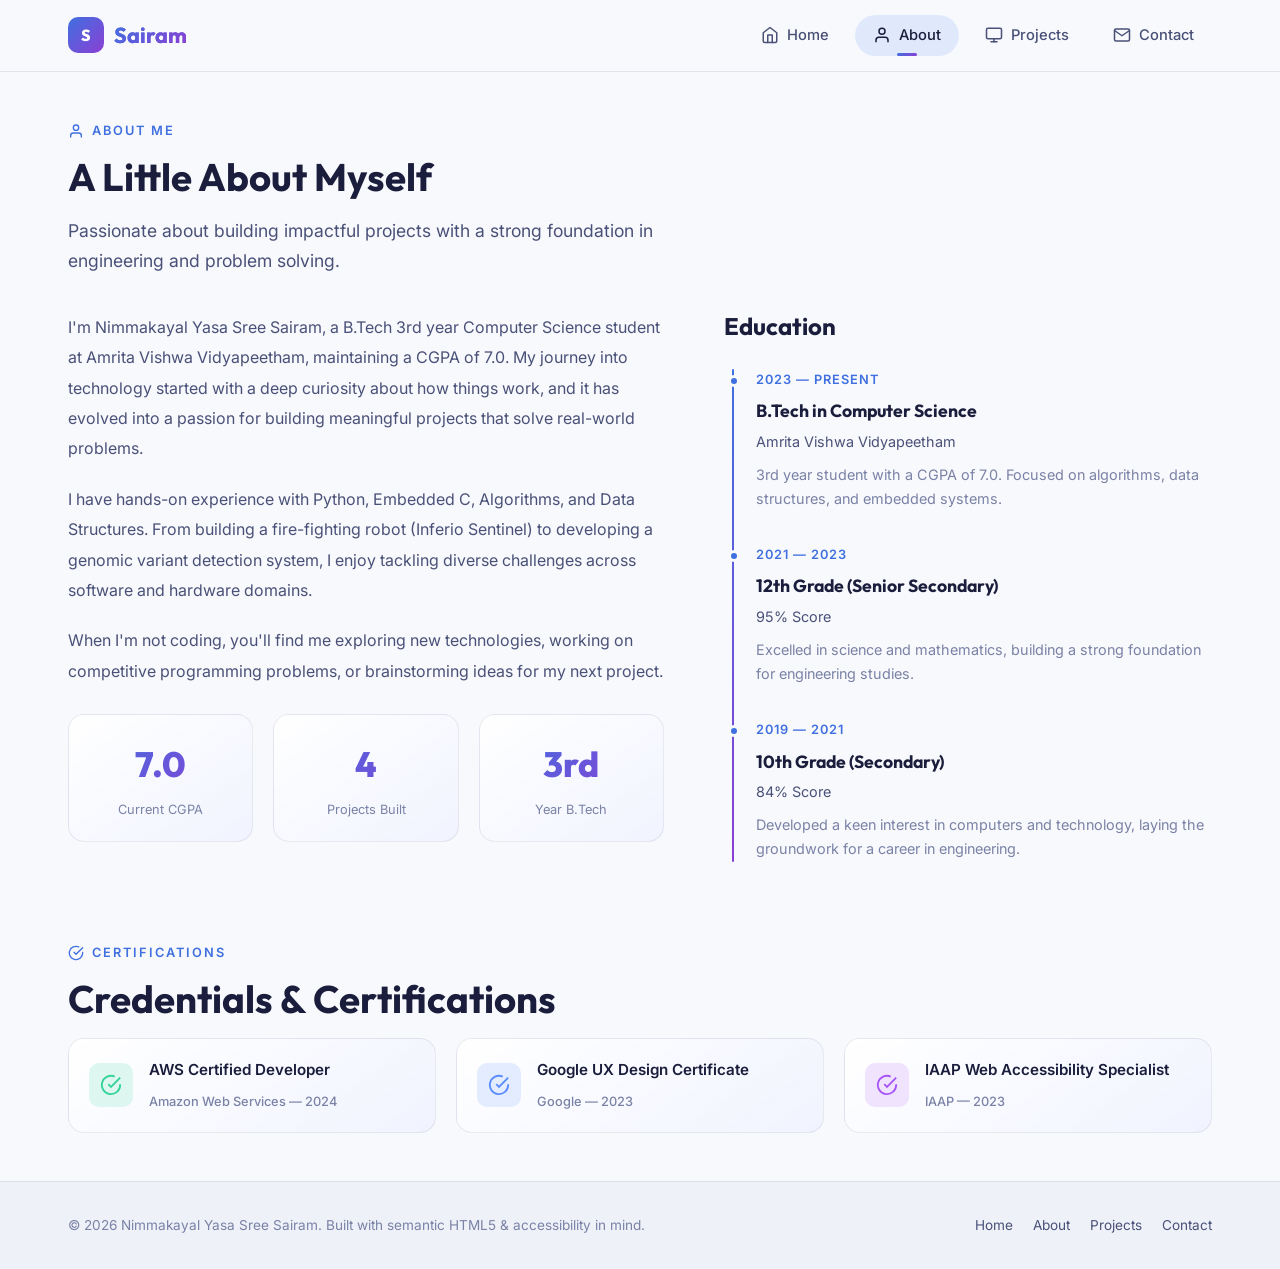
<file: portfolio/about.html>
<!DOCTYPE html>
<html lang="en">
<head>
    <meta charset="UTF-8">
    <meta name="viewport" content="width=device-width, initial-scale=1.0">
    <meta name="description" content="Learn more about Nimmakayal Yasa Sree Sairam — a passionate B.Tech 3rd year student at Amrita Vishwa Vidyapeetham with expertise in Python, Embedded C, and Algorithms.">
    <meta name="author" content="Nimmakayal Yasa Sree Sairam">
    <meta name="robots" content="index, follow">

    <!-- Open Graph -->
    <meta property="og:title" content="About Nimmakayal Yasa Sree Sairam — B.Tech Student & Developer">
    <meta property="og:description" content="A passionate B.Tech student with expertise in Python, Embedded C, Algorithms, and Data Structures.">
    <meta property="og:type" content="profile">
    <meta property="og:url" content="https://alexmorgan.dev/about">

    <link rel="canonical" href="https://alexmorgan.dev/about">

    <title>About — Nimmakayala Yasa Sree Sairam | B.Tech Student & Developer</title>

    <link rel="preconnect" href="https://fonts.googleapis.com">
    <link rel="preconnect" href="https://fonts.gstatic.com" crossorigin>
    <link href="https://fonts.googleapis.com/css2?family=Inter:wght@300;400;500;600;700;800;900&family=Outfit:wght@300;400;500;600;700;800&display=swap" rel="stylesheet">
    <link rel="stylesheet" href="portfolio.css">
</head>
<body>
    <!-- Skip Navigation Link -->
    <a href="#main-content" class="skip-link">Skip to main content</a>

    <!-- Animated Background Particles -->
    <div class="particles-bg" aria-hidden="true"></div>

    <div class="page-wrapper">

        <!-- ========== HEADER / NAVIGATION ========== -->
        <header class="site-header" role="banner">
            <div class="header-inner">
                <div class="header-brand">
                    <div class="brand-icon" aria-hidden="true">S</div>
                    <div class="brand-name"><a href="index.html">Sairam</a></div>
                </div>

                <button
                    class="menu-toggle"
                    id="menu-toggle"
                    aria-expanded="false"
                    aria-controls="main-navigation"
                    aria-label="Open navigation menu"
                >
                    <span></span>
                    <span></span>
                    <span></span>
                </button>

                <nav class="main-nav" id="main-navigation" role="navigation" aria-label="Primary navigation">
                    <ul class="nav-list">
                        <li>
                            <a href="index.html" class="nav-link">
                                <svg viewBox="0 0 24 24" fill="none" stroke="currentColor" stroke-width="2" stroke-linecap="round" stroke-linejoin="round" aria-hidden="true"><path d="M3 9l9-7 9 7v11a2 2 0 0 1-2 2H5a2 2 0 0 1-2-2z"></path><polyline points="9 22 9 12 15 12 15 22"></polyline></svg>
                                Home
                            </a>
                        </li>
                        <li>
                            <a href="about.html" class="nav-link" aria-current="page">
                                <svg viewBox="0 0 24 24" fill="none" stroke="currentColor" stroke-width="2" stroke-linecap="round" stroke-linejoin="round" aria-hidden="true"><path d="M20 21v-2a4 4 0 0 0-4-4H8a4 4 0 0 0-4 4v2"></path><circle cx="12" cy="7" r="4"></circle></svg>
                                About
                            </a>
                        </li>
                        <li>
                            <a href="projects.html" class="nav-link">
                                <svg viewBox="0 0 24 24" fill="none" stroke="currentColor" stroke-width="2" stroke-linecap="round" stroke-linejoin="round" aria-hidden="true"><rect x="2" y="3" width="20" height="14" rx="2" ry="2"></rect><line x1="8" y1="21" x2="16" y2="21"></line><line x1="12" y1="17" x2="12" y2="21"></line></svg>
                                Projects
                            </a>
                        </li>
                        <li>
                            <a href="contact.html" class="nav-link">
                                <svg viewBox="0 0 24 24" fill="none" stroke="currentColor" stroke-width="2" stroke-linecap="round" stroke-linejoin="round" aria-hidden="true"><path d="M4 4h16c1.1 0 2 .9 2 2v12c0 1.1-.9 2-2 2H4c-1.1 0-2-.9-2-2V6c0-1.1.9-2 2-2z"></path><polyline points="22,6 12,13 2,6"></polyline></svg>
                                Contact
                            </a>
                        </li>
                    </ul>
                </nav>
            </div>
        </header>

        <!-- ========== MAIN CONTENT ========== -->
        <main id="main-content" class="main-content" role="main">

            <!-- About Introduction -->
            <section class="section" aria-labelledby="about-heading">
                <div class="animate-in">
                    <span class="section-label">
                        <svg viewBox="0 0 24 24" fill="none" stroke="currentColor" stroke-width="2" stroke-linecap="round" aria-hidden="true"><path d="M20 21v-2a4 4 0 0 0-4-4H8a4 4 0 0 0-4 4v2"></path><circle cx="12" cy="7" r="4"></circle></svg>
                        About Me
                    </span>
                    <h1 id="about-heading" class="section-title">A Little About Myself</h1>
                    <p class="section-subtitle">Passionate about building impactful projects with a strong foundation in engineering and problem solving.</p>
                </div>

                <div class="about-layout">
                    <article class="animate-in animate-in-delay-1">
                        <p class="about-bio">
                            I'm Nimmakayal Yasa Sree Sairam, a B.Tech 3rd year Computer Science student at 
                            Amrita Vishwa Vidyapeetham, maintaining a CGPA of 7.0. My journey into technology started with 
                            a deep curiosity about how things work, and it has evolved into a passion for building 
                            meaningful projects that solve real-world problems.
                        </p>
                        <p class="about-bio">
                            I have hands-on experience with Python, Embedded C, Algorithms, and Data Structures. 
                            From building a fire-fighting robot (Inferio Sentinel) to developing a genomic variant 
                            detection system, I enjoy tackling diverse challenges across software and hardware domains.
                        </p>
                        <p class="about-bio">
                            When I'm not coding, you'll find me exploring new technologies, working on competitive 
                            programming problems, or brainstorming ideas for my next project.
                        </p>

                        <div class="about-stats">
                            <div class="stat-card">
                                <div class="stat-value">7.0</div>
                                <div class="stat-label">Current CGPA</div>
                            </div>
                            <div class="stat-card">
                                <div class="stat-value">4</div>
                                <div class="stat-label">Projects Built</div>
                            </div>
                            <div class="stat-card">
                                <div class="stat-value">3rd</div>
                                <div class="stat-label">Year B.Tech</div>
                            </div>
                        </div>
                    </article>

                    <!-- Experience & Education -->
                    <aside class="animate-in animate-in-delay-2" aria-label="Education">
                        <h2 class="section-title" style="font-size: 1.5rem; margin-bottom: 28px;">Education</h2>
                        <div class="timeline">
                            <div class="timeline-item">
                                <div class="timeline-date">2023 — Present</div>
                                <h3 class="timeline-title">B.Tech in Computer Science</h3>
                                <p class="timeline-org">Amrita Vishwa Vidyapeetham</p>
                                <p class="timeline-desc">3rd year student with a CGPA of 7.0. Focused on algorithms, data structures, and embedded systems.</p>
                            </div>
                            <div class="timeline-item">
                                <div class="timeline-date">2021 — 2023</div>
                                <h3 class="timeline-title">12th Grade (Senior Secondary)</h3>
                                <p class="timeline-org">95% Score</p>
                                <p class="timeline-desc">Excelled in science and mathematics, building a strong foundation for engineering studies.</p>
                            </div>
                            <div class="timeline-item">
                                <div class="timeline-date">2019 — 2021</div>
                                <h3 class="timeline-title">10th Grade (Secondary)</h3>
                                <p class="timeline-org">84% Score</p>
                                <p class="timeline-desc">Developed a keen interest in computers and technology, laying the groundwork for a career in engineering.</p>
                            </div>
                        </div>
                    </aside>
                </div>
            </section>

            <!-- Certifications Section -->
            <section class="section" aria-labelledby="certs-heading">
                <div class="animate-in">
                    <span class="section-label">
                        <svg viewBox="0 0 24 24" fill="none" stroke="currentColor" stroke-width="2" stroke-linecap="round" aria-hidden="true"><path d="M22 11.08V12a10 10 0 1 1-5.93-9.14"></path><polyline points="22 4 12 14.01 9 11.01"></polyline></svg>
                        Certifications
                    </span>
                    <h2 id="certs-heading" class="section-title">Credentials & Certifications</h2>
                </div>

                <div class="skills-grid">
                    <div class="skill-card animate-in animate-in-delay-1">
                        <div class="skill-icon" style="background: rgba(52, 211, 153, 0.15); color: #34D399;" aria-hidden="true">
                            <svg viewBox="0 0 24 24" fill="none" stroke="currentColor" stroke-width="2"><path d="M22 11.08V12a10 10 0 1 1-5.93-9.14"></path><polyline points="22 4 12 14.01 9 11.01"></polyline></svg>
                        </div>
                        <div class="skill-info">
                            <h3>AWS Certified Developer</h3>
                            <span class="skill-level">Amazon Web Services — 2024</span>
                        </div>
                    </div>
                    <div class="skill-card animate-in animate-in-delay-2">
                        <div class="skill-icon" style="background: rgba(91, 140, 255, 0.15); color: #5b8cff;" aria-hidden="true">
                            <svg viewBox="0 0 24 24" fill="none" stroke="currentColor" stroke-width="2"><path d="M22 11.08V12a10 10 0 1 1-5.93-9.14"></path><polyline points="22 4 12 14.01 9 11.01"></polyline></svg>
                        </div>
                        <div class="skill-info">
                            <h3>Google UX Design Certificate</h3>
                            <span class="skill-level">Google — 2023</span>
                        </div>
                    </div>
                    <div class="skill-card animate-in animate-in-delay-3">
                        <div class="skill-icon" style="background: rgba(168, 85, 247, 0.15); color: #A855F7;" aria-hidden="true">
                            <svg viewBox="0 0 24 24" fill="none" stroke="currentColor" stroke-width="2"><path d="M22 11.08V12a10 10 0 1 1-5.93-9.14"></path><polyline points="22 4 12 14.01 9 11.01"></polyline></svg>
                        </div>
                        <div class="skill-info">
                            <h3>IAAP Web Accessibility Specialist</h3>
                            <span class="skill-level">IAAP — 2023</span>
                        </div>
                    </div>
                </div>
            </section>

        </main>

        <!-- ========== FOOTER ========== -->
        <footer class="site-footer" role="contentinfo">
            <div class="footer-inner">
                <p class="footer-text">&copy; 2026 Nimmakayal Yasa Sree Sairam. Built with semantic HTML5 & accessibility in mind.</p>
                <nav class="footer-nav" aria-label="Footer navigation">
                    <a href="index.html" class="footer-link">Home</a>
                    <a href="about.html" class="footer-link">About</a>
                    <a href="projects.html" class="footer-link">Projects</a>
                    <a href="contact.html" class="footer-link">Contact</a>
                </nav>
            </div>
        </footer>

    </div>

    <script src="portfolio.js"></script>
</body>
</html>
</file>
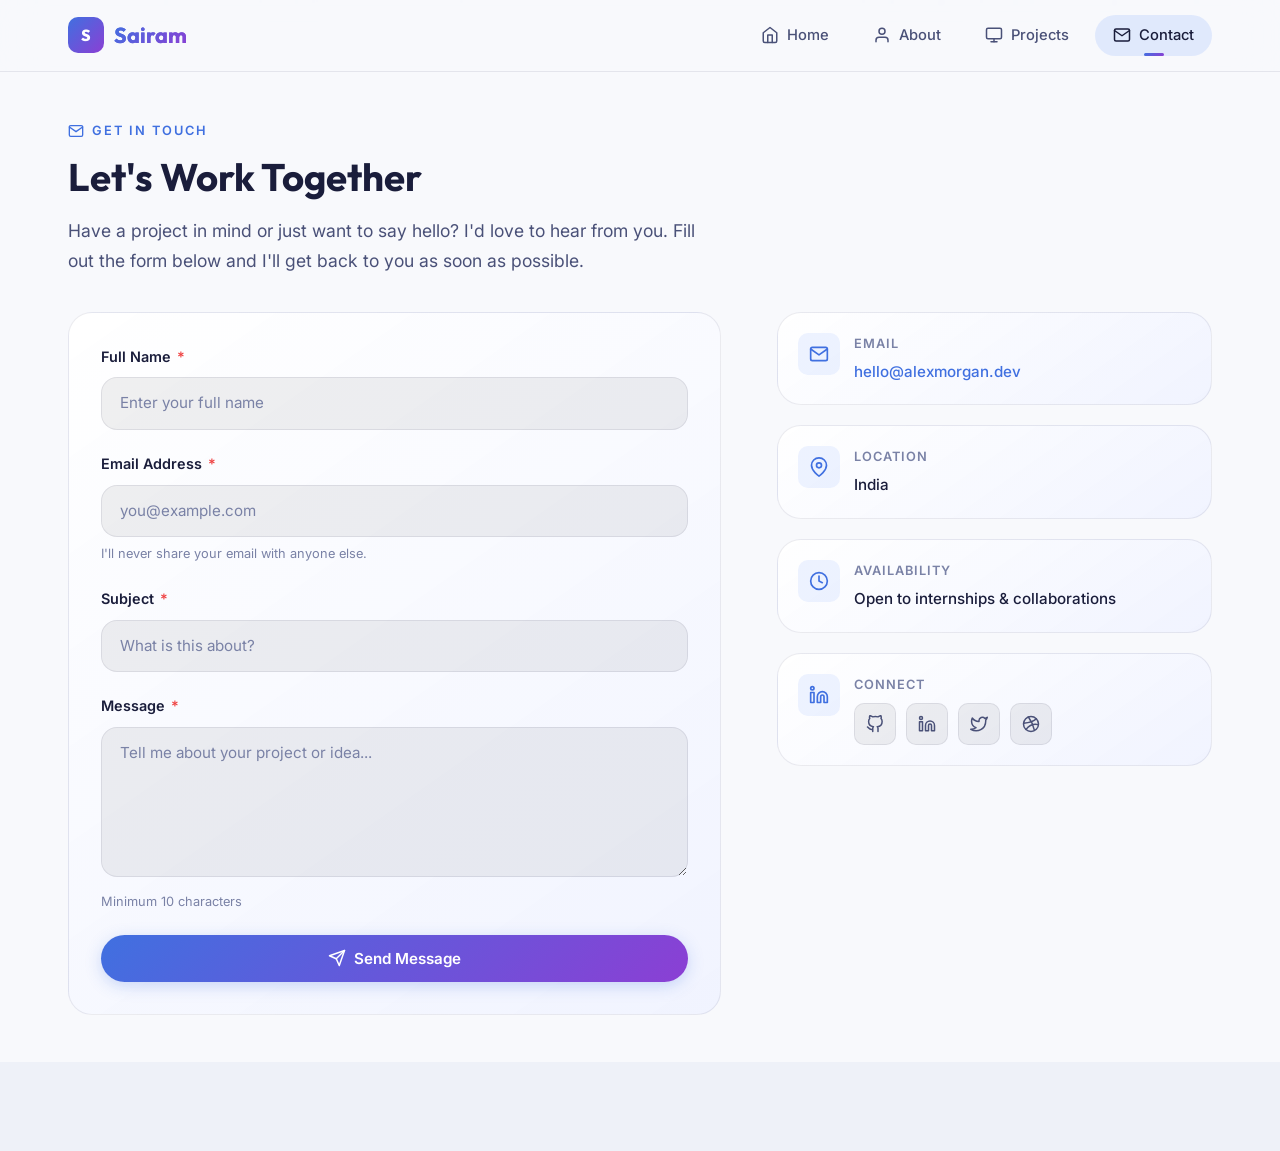
<file: portfolio/contact.html>
<!DOCTYPE html>
<html lang="en">
<head>
    <meta charset="UTF-8">
    <meta name="viewport" content="width=device-width, initial-scale=1.0">
    <meta name="description" content="Get in touch with Nimmakayal Yasa Sree Sairam — B.Tech student and developer. Available for internships, collaborations, and project opportunities.">
    <meta name="author" content="Nimmakayal Yasa Sree Sairam">
    <meta name="robots" content="index, follow">

    <!-- Open Graph -->
    <meta property="og:title" content="Contact — Nimmakayal Yasa Sree Sairam | B.Tech Student & Developer">
    <meta property="og:description" content="Available for internships, collaborations, and project opportunities. Let's build something great together.">
    <meta property="og:type" content="website">
    <meta property="og:url" content="https://alexmorgan.dev/contact">

    <link rel="canonical" href="https://alexmorgan.dev/contact">

    <title>Contact — Nimmakayal Yasa Sree Sairam | B.Tech Student & Developer</title>

    <link rel="preconnect" href="https://fonts.googleapis.com">
    <link rel="preconnect" href="https://fonts.gstatic.com" crossorigin>
    <link href="https://fonts.googleapis.com/css2?family=Inter:wght@300;400;500;600;700;800;900&family=Outfit:wght@300;400;500;600;700;800&display=swap" rel="stylesheet">
    <link rel="stylesheet" href="portfolio.css">
</head>
<body>
    <!-- Skip Navigation Link -->
    <a href="#main-content" class="skip-link">Skip to main content</a>

    <!-- Animated Background Particles -->
    <div class="particles-bg" aria-hidden="true"></div>

    <div class="page-wrapper">

        <!-- ========== HEADER / NAVIGATION ========== -->
        <header class="site-header" role="banner">
            <div class="header-inner">
                <div class="header-brand">
                    <div class="brand-icon" aria-hidden="true">S</div>
                    <div class="brand-name"><a href="index.html">Sairam</a></div>
                </div>

                <button
                    class="menu-toggle"
                    id="menu-toggle"
                    aria-expanded="false"
                    aria-controls="main-navigation"
                    aria-label="Open navigation menu"
                >
                    <span></span>
                    <span></span>
                    <span></span>
                </button>

                <nav class="main-nav" id="main-navigation" role="navigation" aria-label="Primary navigation">
                    <ul class="nav-list">
                        <li>
                            <a href="index.html" class="nav-link">
                                <svg viewBox="0 0 24 24" fill="none" stroke="currentColor" stroke-width="2" stroke-linecap="round" stroke-linejoin="round" aria-hidden="true"><path d="M3 9l9-7 9 7v11a2 2 0 0 1-2 2H5a2 2 0 0 1-2-2z"></path><polyline points="9 22 9 12 15 12 15 22"></polyline></svg>
                                Home
                            </a>
                        </li>
                        <li>
                            <a href="about.html" class="nav-link">
                                <svg viewBox="0 0 24 24" fill="none" stroke="currentColor" stroke-width="2" stroke-linecap="round" stroke-linejoin="round" aria-hidden="true"><path d="M20 21v-2a4 4 0 0 0-4-4H8a4 4 0 0 0-4 4v2"></path><circle cx="12" cy="7" r="4"></circle></svg>
                                About
                            </a>
                        </li>
                        <li>
                            <a href="projects.html" class="nav-link">
                                <svg viewBox="0 0 24 24" fill="none" stroke="currentColor" stroke-width="2" stroke-linecap="round" stroke-linejoin="round" aria-hidden="true"><rect x="2" y="3" width="20" height="14" rx="2" ry="2"></rect><line x1="8" y1="21" x2="16" y2="21"></line><line x1="12" y1="17" x2="12" y2="21"></line></svg>
                                Projects
                            </a>
                        </li>
                        <li>
                            <a href="contact.html" class="nav-link" aria-current="page">
                                <svg viewBox="0 0 24 24" fill="none" stroke="currentColor" stroke-width="2" stroke-linecap="round" stroke-linejoin="round" aria-hidden="true"><path d="M4 4h16c1.1 0 2 .9 2 2v12c0 1.1-.9 2-2 2H4c-1.1 0-2-.9-2-2V6c0-1.1.9-2 2-2z"></path><polyline points="22,6 12,13 2,6"></polyline></svg>
                                Contact
                            </a>
                        </li>
                    </ul>
                </nav>
            </div>
        </header>

        <!-- ========== MAIN CONTENT ========== -->
        <main id="main-content" class="main-content" role="main">

            <!-- Contact Header -->
            <section class="section" aria-labelledby="contact-heading">
                <div class="animate-in">
                    <span class="section-label">
                        <svg viewBox="0 0 24 24" fill="none" stroke="currentColor" stroke-width="2" stroke-linecap="round" aria-hidden="true"><path d="M4 4h16c1.1 0 2 .9 2 2v12c0 1.1-.9 2-2 2H4c-1.1 0-2-.9-2-2V6c0-1.1.9-2 2-2z"></path><polyline points="22,6 12,13 2,6"></polyline></svg>
                        Get In Touch
                    </span>
                    <h1 id="contact-heading" class="section-title">Let's Work Together</h1>
                    <p class="section-subtitle">Have a project in mind or just want to say hello? I'd love to hear from you. Fill out the form below and I'll get back to you as soon as possible.</p>
                </div>

                <div class="contact-layout">

                    <!-- Contact Form -->
                    <div class="animate-in animate-in-delay-1">
                        <form
                            id="contact-form"
                            class="card"
                            role="form"
                            aria-label="Contact form"
                            novalidate
                        >
                            <!-- Success Message -->
                            <div id="form-success" class="form-success" role="status" aria-live="polite">
                                <svg viewBox="0 0 24 24" fill="none" stroke="currentColor" stroke-width="2" stroke-linecap="round" stroke-linejoin="round" aria-hidden="true"><path d="M22 11.08V12a10 10 0 1 1-5.93-9.14"></path><polyline points="22 4 12 14.01 9 11.01"></polyline></svg>
                                <span>Thank you! Your message has been sent successfully. I'll get back to you soon.</span>
                            </div>

                            <!-- Name Field -->
                            <div class="form-group">
                                <label for="contact-name" class="form-label">
                                    Full Name <span class="required" aria-hidden="true">*</span>
                                </label>
                                <input
                                    type="text"
                                    id="contact-name"
                                    name="name"
                                    class="form-input"
                                    placeholder="Enter your full name"
                                    autocomplete="name"
                                    aria-required="true"
                                    aria-describedby="name-error"
                                    aria-invalid="false"
                                >
                                <div id="name-error" class="form-error" role="alert" aria-live="assertive">
                                    <svg viewBox="0 0 24 24" fill="none" stroke="currentColor" stroke-width="2" aria-hidden="true"><circle cx="12" cy="12" r="10"></circle><line x1="12" y1="8" x2="12" y2="12"></line><line x1="12" y1="16" x2="12.01" y2="16"></line></svg>
                                    <span>Please enter your name</span>
                                </div>
                            </div>

                            <!-- Email Field -->
                            <div class="form-group">
                                <label for="contact-email" class="form-label">
                                    Email Address <span class="required" aria-hidden="true">*</span>
                                </label>
                                <input
                                    type="email"
                                    id="contact-email"
                                    name="email"
                                    class="form-input"
                                    placeholder="you@example.com"
                                    autocomplete="email"
                                    aria-required="true"
                                    aria-describedby="email-hint email-error"
                                    aria-invalid="false"
                                >
                                <p id="email-hint" class="form-hint">I'll never share your email with anyone else.</p>
                                <div id="email-error" class="form-error" role="alert" aria-live="assertive">
                                    <svg viewBox="0 0 24 24" fill="none" stroke="currentColor" stroke-width="2" aria-hidden="true"><circle cx="12" cy="12" r="10"></circle><line x1="12" y1="8" x2="12" y2="12"></line><line x1="12" y1="16" x2="12.01" y2="16"></line></svg>
                                    <span>Please enter a valid email address</span>
                                </div>
                            </div>

                            <!-- Subject Field -->
                            <div class="form-group">
                                <label for="contact-subject" class="form-label">
                                    Subject <span class="required" aria-hidden="true">*</span>
                                </label>
                                <input
                                    type="text"
                                    id="contact-subject"
                                    name="subject"
                                    class="form-input"
                                    placeholder="What is this about?"
                                    aria-required="true"
                                    aria-describedby="subject-error"
                                    aria-invalid="false"
                                >
                                <div id="subject-error" class="form-error" role="alert" aria-live="assertive">
                                    <svg viewBox="0 0 24 24" fill="none" stroke="currentColor" stroke-width="2" aria-hidden="true"><circle cx="12" cy="12" r="10"></circle><line x1="12" y1="8" x2="12" y2="12"></line><line x1="12" y1="16" x2="12.01" y2="16"></line></svg>
                                    <span>Please enter a subject</span>
                                </div>
                            </div>

                            <!-- Message Field -->
                            <div class="form-group">
                                <label for="contact-message" class="form-label">
                                    Message <span class="required" aria-hidden="true">*</span>
                                </label>
                                <textarea
                                    id="contact-message"
                                    name="message"
                                    class="form-textarea"
                                    placeholder="Tell me about your project or idea..."
                                    aria-required="true"
                                    aria-describedby="message-hint message-error"
                                    aria-invalid="false"
                                ></textarea>
                                <p id="message-hint" class="form-hint">Minimum 10 characters</p>
                                <div id="message-error" class="form-error" role="alert" aria-live="assertive">
                                    <svg viewBox="0 0 24 24" fill="none" stroke="currentColor" stroke-width="2" aria-hidden="true"><circle cx="12" cy="12" r="10"></circle><line x1="12" y1="8" x2="12" y2="12"></line><line x1="12" y1="16" x2="12.01" y2="16"></line></svg>
                                    <span>Please enter a message (at least 10 characters)</span>
                                </div>
                            </div>

                            <!-- Submit Button -->
                            <button type="submit" id="contact-submit" class="btn btn-primary" style="width: 100%; justify-content: center;">
                                <svg viewBox="0 0 24 24" fill="none" stroke="currentColor" stroke-width="2" stroke-linecap="round" stroke-linejoin="round" aria-hidden="true"><line x1="22" y1="2" x2="11" y2="13"></line><polygon points="22 2 15 22 11 13 2 9 22 2"></polygon></svg>
                                Send Message
                            </button>
                        </form>
                    </div>

                    <!-- Contact Info Sidebar -->
                    <aside class="contact-info animate-in animate-in-delay-2" aria-label="Contact information">

                        <div class="contact-info-card">
                            <div class="contact-icon" aria-hidden="true">
                                <svg viewBox="0 0 24 24" fill="none" stroke="currentColor" stroke-width="2" stroke-linecap="round" stroke-linejoin="round"><path d="M4 4h16c1.1 0 2 .9 2 2v12c0 1.1-.9 2-2 2H4c-1.1 0-2-.9-2-2V6c0-1.1.9-2 2-2z"></path><polyline points="22,6 12,13 2,6"></polyline></svg>
                            </div>
                            <div>
                                <p class="contact-info-label">Email</p>
                                <p class="contact-info-value">
                                    <a href="mailto:hello@alexmorgan.dev">hello@alexmorgan.dev</a>
                                </p>
                            </div>
                        </div>

                        <div class="contact-info-card">
                            <div class="contact-icon" aria-hidden="true">
                                <svg viewBox="0 0 24 24" fill="none" stroke="currentColor" stroke-width="2" stroke-linecap="round" stroke-linejoin="round"><path d="M21 10c0 7-9 13-9 13s-9-6-9-13a9 9 0 0 1 18 0z"></path><circle cx="12" cy="10" r="3"></circle></svg>
                            </div>
                            <div>
                                <p class="contact-info-label">Location</p>
                                <p class="contact-info-value">India</p>
                            </div>
                        </div>

                        <div class="contact-info-card">
                            <div class="contact-icon" aria-hidden="true">
                                <svg viewBox="0 0 24 24" fill="none" stroke="currentColor" stroke-width="2" stroke-linecap="round" stroke-linejoin="round"><circle cx="12" cy="12" r="10"></circle><polyline points="12 6 12 12 16 14"></polyline></svg>
                            </div>
                            <div>
                                <p class="contact-info-label">Availability</p>
                                <p class="contact-info-value">Open to internships & collaborations</p>
                            </div>
                        </div>

                        <!-- Social Links -->
                        <div class="contact-info-card">
                            <div class="contact-icon" aria-hidden="true">
                                <svg viewBox="0 0 24 24" fill="none" stroke="currentColor" stroke-width="2" stroke-linecap="round" stroke-linejoin="round"><path d="M16 8a6 6 0 0 1 6 6v7h-4v-7a2 2 0 0 0-2-2 2 2 0 0 0-2 2v7h-4v-7a6 6 0 0 1 6-6z"></path><rect x="2" y="9" width="4" height="12"></rect><circle cx="4" cy="4" r="2"></circle></svg>
                            </div>
                            <div>
                                <p class="contact-info-label">Connect</p>
                                <div class="social-links">
                                    <a href="#" class="social-link" aria-label="GitHub profile">
                                        <svg viewBox="0 0 24 24" fill="none" stroke="currentColor" stroke-width="2" stroke-linecap="round" stroke-linejoin="round"><path d="M9 19c-5 1.5-5-2.5-7-3m14 6v-3.87a3.37 3.37 0 0 0-.94-2.61c3.14-.35 6.44-1.54 6.44-7A5.44 5.44 0 0 0 20 4.77 5.07 5.07 0 0 0 19.91 1S18.73.65 16 2.48a13.38 13.38 0 0 0-7 0C6.27.65 5.09 1 5.09 1A5.07 5.07 0 0 0 5 4.77a5.44 5.44 0 0 0-1.5 3.78c0 5.42 3.3 6.61 6.44 7A3.37 3.37 0 0 0 9 18.13V22"></path></svg>
                                    </a>
                                    <a href="#" class="social-link" aria-label="LinkedIn profile">
                                        <svg viewBox="0 0 24 24" fill="none" stroke="currentColor" stroke-width="2" stroke-linecap="round" stroke-linejoin="round"><path d="M16 8a6 6 0 0 1 6 6v7h-4v-7a2 2 0 0 0-2-2 2 2 0 0 0-2 2v7h-4v-7a6 6 0 0 1 6-6z"></path><rect x="2" y="9" width="4" height="12"></rect><circle cx="4" cy="4" r="2"></circle></svg>
                                    </a>
                                    <a href="#" class="social-link" aria-label="Twitter profile">
                                        <svg viewBox="0 0 24 24" fill="none" stroke="currentColor" stroke-width="2" stroke-linecap="round" stroke-linejoin="round"><path d="M23 3a10.9 10.9 0 0 1-3.14 1.53 4.48 4.48 0 0 0-7.86 3v1A10.66 10.66 0 0 1 3 4s-4 9 5 13a11.64 11.64 0 0 1-7 2c9 5 20 0 20-11.5a4.5 4.5 0 0 0-.08-.83A7.72 7.72 0 0 0 23 3z"></path></svg>
                                    </a>
                                    <a href="#" class="social-link" aria-label="Dribbble profile">
                                        <svg viewBox="0 0 24 24" fill="none" stroke="currentColor" stroke-width="2" stroke-linecap="round" stroke-linejoin="round"><circle cx="12" cy="12" r="10"></circle><path d="M19.13 5.09C15.22 9.14 10 10.44 2.25 10.94"></path><path d="M21.75 12.84c-6.62-1.41-12.14 1-16.38 6.32"></path><path d="M8.56 2.75c4.37 6 6 9.42 8 17.72"></path></svg>
                                    </a>
                                </div>
                            </div>
                        </div>

                    </aside>

                </div>
            </section>

        </main>

        <!-- ========== FOOTER ========== -->
        <footer class="site-footer" role="contentinfo">
            <div class="footer-inner">
                <p class="footer-text">&copy; 2026 Nimmakayal Yasa Sree Sairam. Built with semantic HTML5 & accessibility in mind.</p>
                <nav class="footer-nav" aria-label="Footer navigation">
                    <a href="index.html" class="footer-link">Home</a>
                    <a href="about.html" class="footer-link">About</a>
                    <a href="projects.html" class="footer-link">Projects</a>
                    <a href="contact.html" class="footer-link">Contact</a>
                </nav>
            </div>
        </footer>

    </div>

    <script src="portfolio.js"></script>
</body>
</html>
</file>
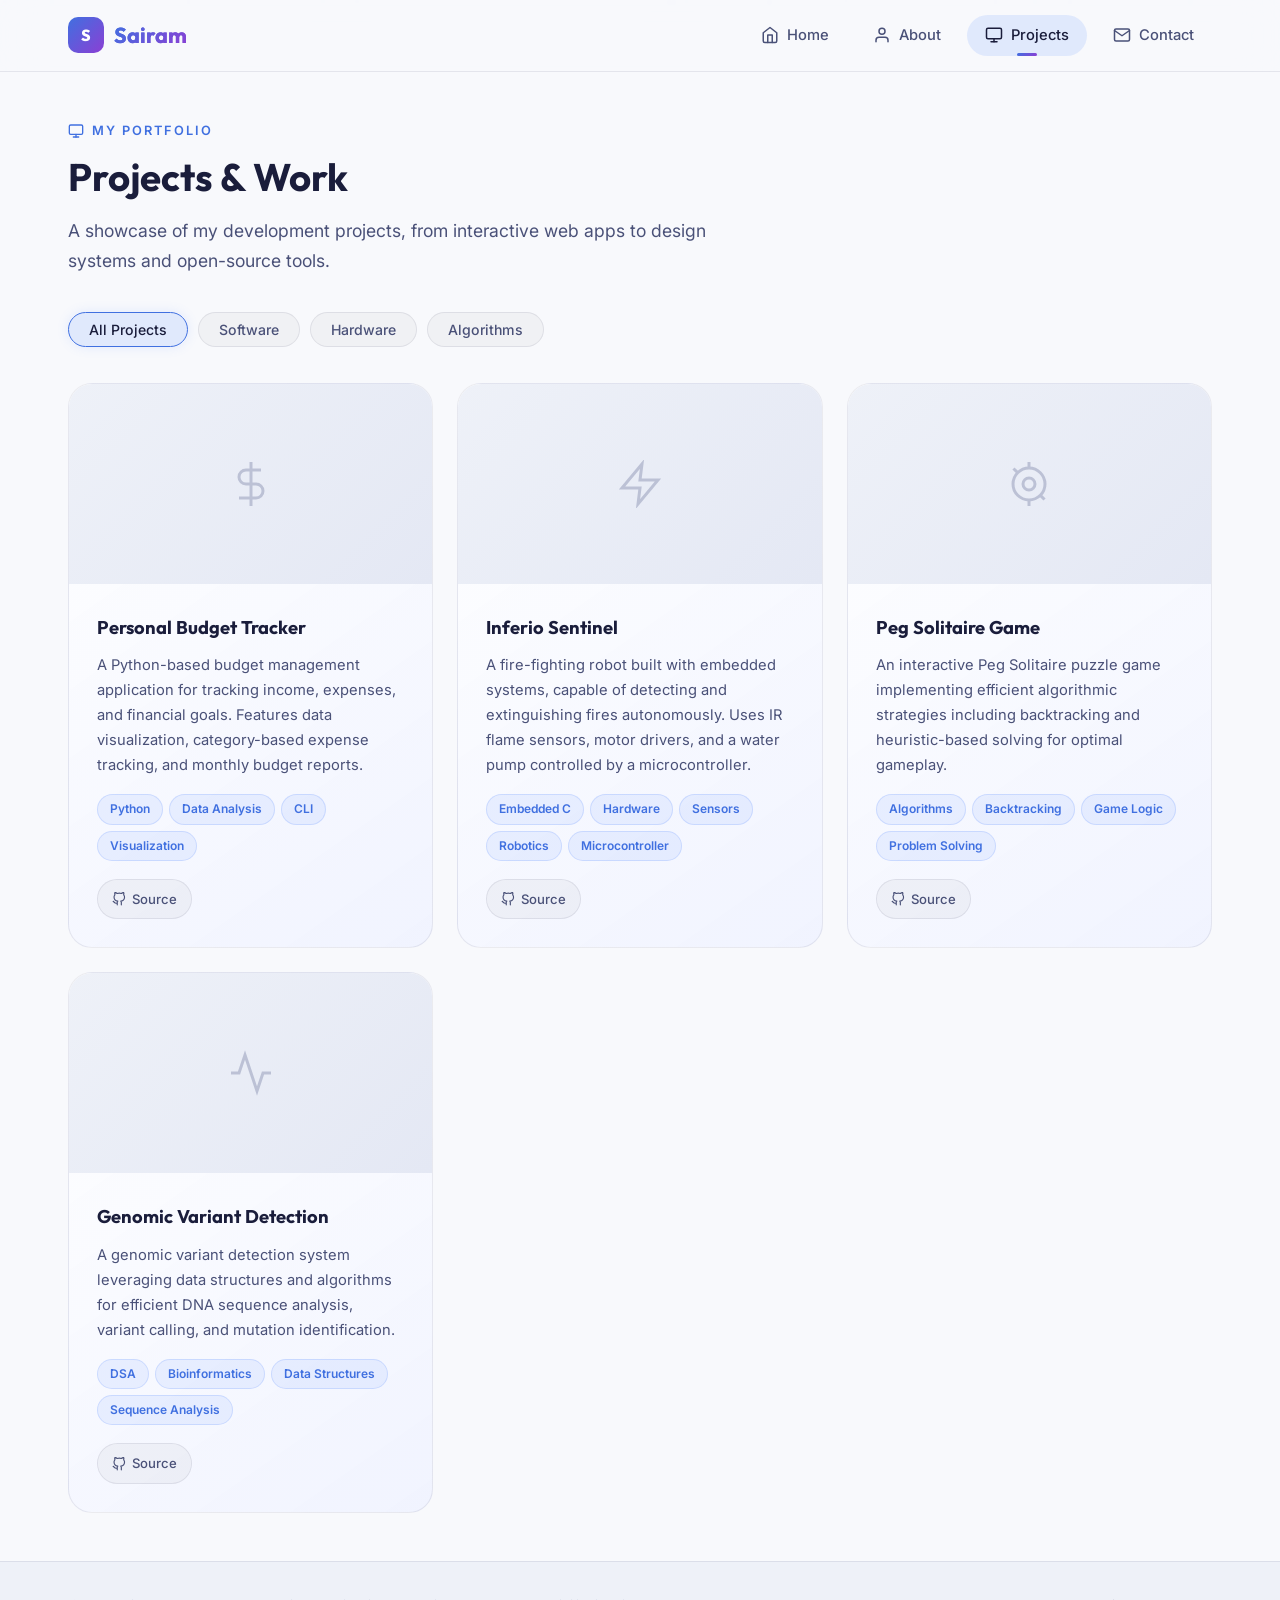
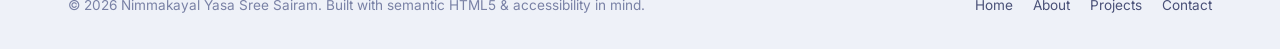
<file: portfolio/projects.html>
<!DOCTYPE html>
<html lang="en">
<head>
    <meta charset="UTF-8">
    <meta name="viewport" content="width=device-width, initial-scale=1.0">
    <meta name="description" content="Explore Nimmakayal Yasa Sree Sairam's portfolio of projects — from Python applications and embedded systems to algorithm-based games and genomic analysis tools.">
    <meta name="author" content="Nimmakayal Yasa Sree Sairam">
    <meta name="robots" content="index, follow">

    <!-- Open Graph -->
    <meta property="og:title" content="Projects — Nimmakayal Yasa Sree Sairam | B.Tech Student & Developer">
    <meta property="og:description" content="Explore a collection of projects spanning Python, embedded systems, algorithms, and data structures.">
    <meta property="og:type" content="website">
    <meta property="og:url" content="https://alexmorgan.dev/projects">

    <link rel="canonical" href="https://alexmorgan.dev/projects">

    <title>Projects — Nimmakayal Yasa Sree Sairam | B.Tech Student & Developer</title>

    <link rel="preconnect" href="https://fonts.googleapis.com">
    <link rel="preconnect" href="https://fonts.gstatic.com" crossorigin>
    <link href="https://fonts.googleapis.com/css2?family=Inter:wght@300;400;500;600;700;800;900&family=Outfit:wght@300;400;500;600;700;800&display=swap" rel="stylesheet">
    <link rel="stylesheet" href="portfolio.css">
</head>
<body>
    <!-- Skip Navigation Link -->
    <a href="#main-content" class="skip-link">Skip to main content</a>

    <!-- Animated Background Particles -->
    <div class="particles-bg" aria-hidden="true"></div>

    <div class="page-wrapper">

        <!-- ========== HEADER / NAVIGATION ========== -->
        <header class="site-header" role="banner">
            <div class="header-inner">
                <div class="header-brand">
                    <div class="brand-icon" aria-hidden="true">S</div>
                    <div class="brand-name"><a href="index.html">Sairam</a></div>
                </div>

                <button
                    class="menu-toggle"
                    id="menu-toggle"
                    aria-expanded="false"
                    aria-controls="main-navigation"
                    aria-label="Open navigation menu"
                >
                    <span></span>
                    <span></span>
                    <span></span>
                </button>

                <nav class="main-nav" id="main-navigation" role="navigation" aria-label="Primary navigation">
                    <ul class="nav-list">
                        <li>
                            <a href="index.html" class="nav-link">
                                <svg viewBox="0 0 24 24" fill="none" stroke="currentColor" stroke-width="2" stroke-linecap="round" stroke-linejoin="round" aria-hidden="true"><path d="M3 9l9-7 9 7v11a2 2 0 0 1-2 2H5a2 2 0 0 1-2-2z"></path><polyline points="9 22 9 12 15 12 15 22"></polyline></svg>
                                Home
                            </a>
                        </li>
                        <li>
                            <a href="about.html" class="nav-link">
                                <svg viewBox="0 0 24 24" fill="none" stroke="currentColor" stroke-width="2" stroke-linecap="round" stroke-linejoin="round" aria-hidden="true"><path d="M20 21v-2a4 4 0 0 0-4-4H8a4 4 0 0 0-4 4v2"></path><circle cx="12" cy="7" r="4"></circle></svg>
                                About
                            </a>
                        </li>
                        <li>
                            <a href="projects.html" class="nav-link" aria-current="page">
                                <svg viewBox="0 0 24 24" fill="none" stroke="currentColor" stroke-width="2" stroke-linecap="round" stroke-linejoin="round" aria-hidden="true"><rect x="2" y="3" width="20" height="14" rx="2" ry="2"></rect><line x1="8" y1="21" x2="16" y2="21"></line><line x1="12" y1="17" x2="12" y2="21"></line></svg>
                                Projects
                            </a>
                        </li>
                        <li>
                            <a href="contact.html" class="nav-link">
                                <svg viewBox="0 0 24 24" fill="none" stroke="currentColor" stroke-width="2" stroke-linecap="round" stroke-linejoin="round" aria-hidden="true"><path d="M4 4h16c1.1 0 2 .9 2 2v12c0 1.1-.9 2-2 2H4c-1.1 0-2-.9-2-2V6c0-1.1.9-2 2-2z"></path><polyline points="22,6 12,13 2,6"></polyline></svg>
                                Contact
                            </a>
                        </li>
                    </ul>
                </nav>
            </div>
        </header>

        <!-- ========== MAIN CONTENT ========== -->
        <main id="main-content" class="main-content" role="main">

            <!-- Projects Header -->
            <section class="section" aria-labelledby="projects-heading">
                <div class="animate-in">
                    <span class="section-label">
                        <svg viewBox="0 0 24 24" fill="none" stroke="currentColor" stroke-width="2" stroke-linecap="round" aria-hidden="true"><rect x="2" y="3" width="20" height="14" rx="2" ry="2"></rect><line x1="8" y1="21" x2="16" y2="21"></line><line x1="12" y1="17" x2="12" y2="21"></line></svg>
                        My Portfolio
                    </span>
                    <h1 id="projects-heading" class="section-title">Projects & Work</h1>
                    <p class="section-subtitle">A showcase of my development projects, from interactive web apps to design systems and open-source tools.</p>
                </div>

                <!-- Filter Bar -->
                <div class="filter-bar" role="group" aria-label="Filter projects by category">
                    <button class="filter-btn" aria-pressed="true" data-filter="all">All Projects</button>
                    <button class="filter-btn" aria-pressed="false" data-filter="software">Software</button>
                    <button class="filter-btn" aria-pressed="false" data-filter="hardware">Hardware</button>
                    <button class="filter-btn" aria-pressed="false" data-filter="algorithms">Algorithms</button>
                </div>

                <!-- Projects Grid -->
                <div class="projects-grid" id="projects-grid">

                    <!-- Project 1 -->
                    <article class="project-card animate-in animate-in-delay-1" data-category="software">
                        <div class="project-image-placeholder" aria-hidden="true">
                            <svg viewBox="0 0 24 24" fill="none" stroke="currentColor" stroke-width="1.5"><path d="M12 1v22M17 5H9.5a3.5 3.5 0 0 0 0 7h5a3.5 3.5 0 0 1 0 7H6"></path></svg>
                        </div>
                        <div class="project-body">
                            <h2 class="project-title">Personal Budget Tracker</h2>
                            <p class="project-description">A Python-based budget management application for tracking income, expenses, and financial goals. Features data visualization, category-based expense tracking, and monthly budget reports.</p>
                            <div class="project-tags">
                                <span class="tag">Python</span>
                                <span class="tag">Data Analysis</span>
                                <span class="tag">CLI</span>
                                <span class="tag">Visualization</span>
                            </div>
                            <div class="project-links">
                                <a href="#" class="project-link repo" aria-label="View source code of Personal Budget Tracker">
                                    <svg viewBox="0 0 24 24" fill="none" stroke="currentColor" stroke-width="2" stroke-linecap="round" stroke-linejoin="round" aria-hidden="true"><path d="M9 19c-5 1.5-5-2.5-7-3m14 6v-3.87a3.37 3.37 0 0 0-.94-2.61c3.14-.35 6.44-1.54 6.44-7A5.44 5.44 0 0 0 20 4.77 5.07 5.07 0 0 0 19.91 1S18.73.65 16 2.48a13.38 13.38 0 0 0-7 0C6.27.65 5.09 1 5.09 1A5.07 5.07 0 0 0 5 4.77a5.44 5.44 0 0 0-1.5 3.78c0 5.42 3.3 6.61 6.44 7A3.37 3.37 0 0 0 9 18.13V22"></path></svg>
                                    Source
                                </a>
                            </div>
                        </div>
                    </article>

                    <!-- Project 2 -->
                    <article class="project-card animate-in animate-in-delay-2" data-category="hardware">
                        <div class="project-image-placeholder" aria-hidden="true">
                            <svg viewBox="0 0 24 24" fill="none" stroke="currentColor" stroke-width="1.5"><path d="M13 2L3 14h9l-1 8 10-12h-9l1-8z"></path></svg>
                        </div>
                        <div class="project-body">
                            <h2 class="project-title">Inferio Sentinel</h2>
                            <p class="project-description">A fire-fighting robot built with embedded systems, capable of detecting and extinguishing fires autonomously. Uses IR flame sensors, motor drivers, and a water pump controlled by a microcontroller.</p>
                            <div class="project-tags">
                                <span class="tag">Embedded C</span>
                                <span class="tag">Hardware</span>
                                <span class="tag">Sensors</span>
                                <span class="tag">Robotics</span>
                                <span class="tag">Microcontroller</span>
                            </div>
                            <div class="project-links">
                                <a href="#" class="project-link repo" aria-label="View details of Inferio Sentinel">
                                    <svg viewBox="0 0 24 24" fill="none" stroke="currentColor" stroke-width="2" stroke-linecap="round" stroke-linejoin="round" aria-hidden="true"><path d="M9 19c-5 1.5-5-2.5-7-3m14 6v-3.87a3.37 3.37 0 0 0-.94-2.61c3.14-.35 6.44-1.54 6.44-7A5.44 5.44 0 0 0 20 4.77 5.07 5.07 0 0 0 19.91 1S18.73.65 16 2.48a13.38 13.38 0 0 0-7 0C6.27.65 5.09 1 5.09 1A5.07 5.07 0 0 0 5 4.77a5.44 5.44 0 0 0-1.5 3.78c0 5.42 3.3 6.61 6.44 7A3.37 3.37 0 0 0 9 18.13V22"></path></svg>
                                    Source
                                </a>
                            </div>
                        </div>
                    </article>

                    <!-- Project 3 -->
                    <article class="project-card animate-in animate-in-delay-3" data-category="algorithms">
                        <div class="project-image-placeholder" aria-hidden="true">
                            <svg viewBox="0 0 24 24" fill="none" stroke="currentColor" stroke-width="1.5"><circle cx="12" cy="12" r="3"></circle><circle cx="12" cy="12" r="8"></circle><line x1="12" y1="1" x2="12" y2="4"></line><line x1="12" y1="20" x2="12" y2="23"></line><line x1="4.22" y1="4.22" x2="6.34" y2="6.34"></line><line x1="17.66" y1="17.66" x2="19.78" y2="19.78"></line></svg>
                        </div>
                        <div class="project-body">
                            <h2 class="project-title">Peg Solitaire Game</h2>
                            <p class="project-description">An interactive Peg Solitaire puzzle game implementing efficient algorithmic strategies including backtracking and heuristic-based solving for optimal gameplay.</p>
                            <div class="project-tags">
                                <span class="tag">Algorithms</span>
                                <span class="tag">Backtracking</span>
                                <span class="tag">Game Logic</span>
                                <span class="tag">Problem Solving</span>
                            </div>
                            <div class="project-links">
                                <a href="#" class="project-link repo" aria-label="View source code of Peg Solitaire Game">
                                    <svg viewBox="0 0 24 24" fill="none" stroke="currentColor" stroke-width="2" stroke-linecap="round" stroke-linejoin="round" aria-hidden="true"><path d="M9 19c-5 1.5-5-2.5-7-3m14 6v-3.87a3.37 3.37 0 0 0-.94-2.61c3.14-.35 6.44-1.54 6.44-7A5.44 5.44 0 0 0 20 4.77 5.07 5.07 0 0 0 19.91 1S18.73.65 16 2.48a13.38 13.38 0 0 0-7 0C6.27.65 5.09 1 5.09 1A5.07 5.07 0 0 0 5 4.77a5.44 5.44 0 0 0-1.5 3.78c0 5.42 3.3 6.61 6.44 7A3.37 3.37 0 0 0 9 18.13V22"></path></svg>
                                    Source
                                </a>
                            </div>
                        </div>
                    </article>

                    <!-- Project 4 -->
                    <article class="project-card animate-in animate-in-delay-1" data-category="algorithms">
                        <div class="project-image-placeholder" aria-hidden="true">
                            <svg viewBox="0 0 24 24" fill="none" stroke="currentColor" stroke-width="1.5"><path d="M22 12h-4l-3 9L9 3l-3 9H2"></path></svg>
                        </div>
                        <div class="project-body">
                            <h2 class="project-title">Genomic Variant Detection</h2>
                            <p class="project-description">A genomic variant detection system leveraging data structures and algorithms for efficient DNA sequence analysis, variant calling, and mutation identification.</p>
                            <div class="project-tags">
                                <span class="tag">DSA</span>
                                <span class="tag">Bioinformatics</span>
                                <span class="tag">Data Structures</span>
                                <span class="tag">Sequence Analysis</span>
                            </div>
                            <div class="project-links">
                                <a href="#" class="project-link repo" aria-label="View source code of Genomic Variant Detection">
                                    <svg viewBox="0 0 24 24" fill="none" stroke="currentColor" stroke-width="2" stroke-linecap="round" stroke-linejoin="round" aria-hidden="true"><path d="M9 19c-5 1.5-5-2.5-7-3m14 6v-3.87a3.37 3.37 0 0 0-.94-2.61c3.14-.35 6.44-1.54 6.44-7A5.44 5.44 0 0 0 20 4.77 5.07 5.07 0 0 0 19.91 1S18.73.65 16 2.48a13.38 13.38 0 0 0-7 0C6.27.65 5.09 1 5.09 1A5.07 5.07 0 0 0 5 4.77a5.44 5.44 0 0 0-1.5 3.78c0 5.42 3.3 6.61 6.44 7A3.37 3.37 0 0 0 9 18.13V22"></path></svg>
                                    Source
                                </a>
                            </div>
                        </div>
                    </article>

                </div>
            </section>

        </main>

        <!-- ========== FOOTER ========== -->
        <footer class="site-footer" role="contentinfo">
            <div class="footer-inner">
                <p class="footer-text">&copy; 2026 Nimmakayal Yasa Sree Sairam. Built with semantic HTML5 & accessibility in mind.</p>
                <nav class="footer-nav" aria-label="Footer navigation">
                    <a href="index.html" class="footer-link">Home</a>
                    <a href="about.html" class="footer-link">About</a>
                    <a href="projects.html" class="footer-link">Projects</a>
                    <a href="contact.html" class="footer-link">Contact</a>
                </nav>
            </div>
        </footer>

    </div>

    <script src="portfolio.js"></script>
</body>
</html>
</file>
<file: portfolio/portfolio.css>
/* ============================================
   Portfolio — Advanced CSS3 & Responsive Architecture
   Dynamic Light/Dark Mode · Mobile-First · CSS Grid
   ============================================ */

/* ══════════════════════════════════════════════
   1. CSS CUSTOM PROPERTIES — THEME SYSTEM
   ══════════════════════════════════════════════ */

/* ---------- Dark Theme (Default) ---------- */
:root {
    /* Color Palette — Dark Mode */
    --bg-primary: #0a0e27;
    --bg-secondary: #111640;
    --bg-tertiary: #161b4a;
    --bg-card: rgba(20, 27, 77, 0.55);
    --bg-card-hover: rgba(30, 40, 100, 0.65);
    --bg-glass: rgba(255, 255, 255, 0.04);
    --bg-glass-strong: rgba(255, 255, 255, 0.08);
    --bg-header: rgba(10, 14, 39, 0.85);
    --bg-footer: rgba(10, 14, 39, 0.9);
    --bg-mobile-nav: rgba(10, 14, 39, 0.98);

    --text-primary: #f0f2ff;
    --text-secondary: #b0badd;
    --text-muted: #7a88b8;
    --text-inverse: #0a0e27;

    --accent-blue: #5b8cff;
    --accent-cyan: #00d4ff;
    --accent-purple: #a855f7;
    --accent-orange: #ff8c42;
    --accent-gold: #ffd700;
    --accent-green: #34d399;
    --accent-pink: #f472b6;
    --accent-red: #ef4444;

    --gradient-primary: linear-gradient(135deg, #5b8cff 0%, #a855f7 100%);
    --gradient-warm: linear-gradient(135deg, #ff8c42 0%, #ff6b6b 100%);
    --gradient-cool: linear-gradient(135deg, #00d4ff 0%, #5b8cff 100%);
    --gradient-card: linear-gradient(145deg, rgba(30, 40, 100, 0.4) 0%, rgba(15, 20, 60, 0.6) 100%);
    --gradient-hero: linear-gradient(180deg, rgba(91, 140, 255, 0.12) 0%, rgba(168, 85, 247, 0.06) 50%, transparent 100%);

    --border-subtle: rgba(100, 130, 255, 0.12);
    --border-hover: rgba(100, 130, 255, 0.28);
    --border-focus: #5b8cff;

    --shadow-card: 0 8px 32px rgba(0, 0, 0, 0.3), 0 2px 8px rgba(91, 140, 255, 0.08);
    --shadow-elevated: 0 20px 60px rgba(0, 0, 0, 0.4), 0 4px 16px rgba(91, 140, 255, 0.1);
    --shadow-glow: 0 0 30px rgba(91, 140, 255, 0.15);
    --shadow-btn: 0 4px 20px rgba(91, 140, 255, 0.3);
    --shadow-btn-hover: 0 8px 30px rgba(91, 140, 255, 0.45);

    /* Shared Design Tokens */
    --radius-sm: 10px;
    --radius-md: 16px;
    --radius-lg: 24px;
    --radius-xl: 32px;
    --radius-full: 9999px;

    --transition-fast: 0.2s cubic-bezier(0.4, 0, 0.2, 1);
    --transition-smooth: 0.3s cubic-bezier(0.4, 0, 0.2, 1);
    --transition-spring: 0.5s cubic-bezier(0.34, 1.56, 0.64, 1);
    --transition-theme: 0.4s ease;

    --font-primary: 'Inter', -apple-system, BlinkMacSystemFont, 'Segoe UI', sans-serif;
    --font-display: 'Outfit', 'Inter', sans-serif;

    --max-width: 1200px;
    --header-height: 72px;
}

/* ---------- Light Theme ---------- */
[data-theme="light"] {
    --bg-primary: #f8f9fc;
    --bg-secondary: #eef1f8;
    --bg-tertiary: #e4e8f4;
    --bg-card: rgba(255, 255, 255, 0.85);
    --bg-card-hover: rgba(255, 255, 255, 0.95);
    --bg-glass: rgba(0, 0, 0, 0.03);
    --bg-glass-strong: rgba(0, 0, 0, 0.06);
    --bg-header: rgba(248, 249, 252, 0.88);
    --bg-footer: rgba(238, 241, 248, 0.95);
    --bg-mobile-nav: rgba(248, 249, 252, 0.98);

    --text-primary: #1a1d3b;
    --text-secondary: #4a5178;
    --text-muted: #7a82a6;
    --text-inverse: #f0f2ff;

    --accent-blue: #4070e0;
    --accent-cyan: #0099cc;
    --accent-purple: #8b3fd4;

    --gradient-primary: linear-gradient(135deg, #4070e0 0%, #8b3fd4 100%);
    --gradient-card: linear-gradient(145deg, rgba(255, 255, 255, 0.9) 0%, rgba(240, 243, 255, 0.95) 100%);
    --gradient-hero: linear-gradient(180deg, rgba(64, 112, 224, 0.08) 0%, rgba(139, 63, 212, 0.04) 50%, transparent 100%);

    --border-subtle: rgba(0, 0, 50, 0.08);
    --border-hover: rgba(64, 112, 224, 0.25);
    --border-focus: #4070e0;

    --shadow-card: 0 4px 24px rgba(0, 0, 50, 0.08), 0 1px 4px rgba(0, 0, 0, 0.04);
    --shadow-elevated: 0 12px 48px rgba(0, 0, 50, 0.12), 0 2px 8px rgba(0, 0, 0, 0.06);
    --shadow-glow: 0 0 20px rgba(64, 112, 224, 0.1);
    --shadow-btn: 0 4px 16px rgba(64, 112, 224, 0.25);
    --shadow-btn-hover: 0 8px 28px rgba(64, 112, 224, 0.35);
}

/* ---------- Auto-detect OS preference ---------- */
@media (prefers-color-scheme: light) {
    :root:not([data-theme]) {
        --bg-primary: #f8f9fc;
        --bg-secondary: #eef1f8;
        --bg-tertiary: #e4e8f4;
        --bg-card: rgba(255, 255, 255, 0.85);
        --bg-card-hover: rgba(255, 255, 255, 0.95);
        --bg-glass: rgba(0, 0, 0, 0.03);
        --bg-glass-strong: rgba(0, 0, 0, 0.06);
        --bg-header: rgba(248, 249, 252, 0.88);
        --bg-footer: rgba(238, 241, 248, 0.95);
        --bg-mobile-nav: rgba(248, 249, 252, 0.98);
        --text-primary: #1a1d3b;
        --text-secondary: #4a5178;
        --text-muted: #7a82a6;
        --text-inverse: #f0f2ff;
        --accent-blue: #4070e0;
        --accent-cyan: #0099cc;
        --accent-purple: #8b3fd4;
        --gradient-primary: linear-gradient(135deg, #4070e0 0%, #8b3fd4 100%);
        --gradient-card: linear-gradient(145deg, rgba(255, 255, 255, 0.9) 0%, rgba(240, 243, 255, 0.95) 100%);
        --gradient-hero: linear-gradient(180deg, rgba(64, 112, 224, 0.08) 0%, rgba(139, 63, 212, 0.04) 50%, transparent 100%);
        --border-subtle: rgba(0, 0, 50, 0.08);
        --border-hover: rgba(64, 112, 224, 0.25);
        --border-focus: #4070e0;
        --shadow-card: 0 4px 24px rgba(0, 0, 50, 0.08), 0 1px 4px rgba(0, 0, 0, 0.04);
        --shadow-elevated: 0 12px 48px rgba(0, 0, 50, 0.12), 0 2px 8px rgba(0, 0, 0, 0.06);
        --shadow-glow: 0 0 20px rgba(64, 112, 224, 0.1);
        --shadow-btn: 0 4px 16px rgba(64, 112, 224, 0.25);
        --shadow-btn-hover: 0 8px 28px rgba(64, 112, 224, 0.35);
    }
}


/* ══════════════════════════════════════════════
   2. RESET & BASE — MOBILE-FIRST
   ══════════════════════════════════════════════ */

*, *::before, *::after {
    margin: 0;
    padding: 0;
    box-sizing: border-box;
}

html {
    font-size: 16px;
    scroll-behavior: smooth;
    -webkit-font-smoothing: antialiased;
    -moz-osx-font-smoothing: grayscale;
}

body {
    font-family: var(--font-primary);
    background: var(--bg-primary);
    color: var(--text-primary);
    min-height: 100vh;
    overflow-x: hidden;
    line-height: 1.7;
    transition:
        background-color var(--transition-theme),
        color var(--transition-theme);
}

img {
    max-width: 100%;
    height: auto;
    display: block;
}

a {
    color: var(--accent-blue);
    text-decoration: none;
    transition: color var(--transition-fast);
}

a:hover {
    color: var(--accent-cyan);
}

ul, ol {
    list-style: none;
}

/* ---------- Skip-to-Content Link ---------- */
.skip-link {
    position: absolute;
    top: -100%;
    left: 16px;
    z-index: 10000;
    padding: 12px 24px;
    background: var(--accent-blue);
    color: #fff;
    font-weight: 600;
    font-size: 0.95rem;
    border-radius: var(--radius-sm);
    transition: top var(--transition-fast);
}

.skip-link:focus {
    top: 16px;
    outline: 3px solid var(--accent-gold);
    outline-offset: 2px;
}

/* ---------- Global Focus Indicator ---------- */
*:focus-visible {
    outline: 3px solid var(--border-focus);
    outline-offset: 3px;
    border-radius: 4px;
}

*:focus:not(:focus-visible) {
    outline: none;
}


/* ══════════════════════════════════════════════
   3. ANIMATED BACKGROUND PARTICLES
   ══════════════════════════════════════════════ */

.particles-bg {
    position: fixed;
    inset: 0;
    z-index: 0;
    overflow: hidden;
    pointer-events: none;
}

.particle {
    position: absolute;
    border-radius: 50%;
    pointer-events: none;
    animation: floatParticle linear infinite;
}

@keyframes floatParticle {
    0% {
        transform: translateY(100vh) scale(0);
        opacity: 0;
    }
    10% { opacity: 1; }
    90% { opacity: 1; }
    100% {
        transform: translateY(-10vh) scale(1);
        opacity: 0;
    }
}

/* Reduce particles opacity in light mode */
[data-theme="light"] .particle {
    opacity: 0.5;
}


/* ══════════════════════════════════════════════
   4. PAGE LAYOUT — FLEXBOX ARCHITECTURE
   ══════════════════════════════════════════════ */

.page-wrapper {
    position: relative;
    z-index: 1;
    min-height: 100vh;
    display: flex;
    flex-direction: column;
}


/* ══════════════════════════════════════════════
   5. HEADER / NAVIGATION — MOBILE-FIRST
   ══════════════════════════════════════════════ */

.site-header {
    position: sticky;
    top: 0;
    z-index: 100;
    background: var(--bg-header);
    backdrop-filter: blur(20px);
    -webkit-backdrop-filter: blur(20px);
    border-bottom: 1px solid var(--border-subtle);
    height: var(--header-height);
    transition:
        background-color var(--transition-theme),
        border-color var(--transition-theme),
        box-shadow var(--transition-smooth);
}

.site-header.scrolled {
    box-shadow: var(--shadow-card);
}

.header-inner {
    max-width: var(--max-width);
    margin: 0 auto;
    padding: 0 20px;
    height: 100%;
    display: flex;
    align-items: center;
    justify-content: space-between;
    gap: 16px;
}

.header-brand {
    display: flex;
    align-items: center;
    gap: 10px;
    flex-shrink: 0;
}

.brand-icon {
    width: 36px;
    height: 36px;
    border-radius: var(--radius-sm);
    background: var(--gradient-primary);
    display: grid;
    place-items: center;
    font-family: var(--font-display);
    font-weight: 800;
    font-size: 1rem;
    color: #fff;
    transition: transform var(--transition-spring);
}

.brand-icon:hover {
    transform: rotate(-8deg) scale(1.08);
}

.brand-name {
    font-family: var(--font-display);
    font-size: 1.2rem;
    font-weight: 700;
    background: var(--gradient-primary);
    -webkit-background-clip: text;
    -webkit-text-fill-color: transparent;
    background-clip: text;
}

.brand-name a {
    background: var(--gradient-primary);
    -webkit-background-clip: text;
    -webkit-text-fill-color: transparent;
    background-clip: text;
    text-decoration: none;
}

/* ---------- Theme Toggle ---------- */
.theme-toggle {
    width: 42px;
    height: 42px;
    border-radius: var(--radius-full);
    background: var(--bg-glass-strong);
    border: 1px solid var(--border-subtle);
    display: grid;
    place-items: center;
    cursor: pointer;
    color: var(--text-secondary);
    font-size: 1.2rem;
    transition: all var(--transition-smooth);
    flex-shrink: 0;
    position: relative;
    overflow: hidden;
}

.theme-toggle:hover {
    border-color: var(--accent-blue);
    color: var(--accent-gold);
    background: rgba(255, 215, 0, 0.1);
    transform: rotate(15deg);
}

.theme-toggle .icon-moon,
.theme-toggle .icon-sun {
    position: absolute;
    transition: all var(--transition-smooth);
    display: flex;
    align-items: center;
    justify-content: center;
}

.theme-toggle .icon-moon {
    opacity: 1;
    transform: scale(1) rotate(0deg);
}

.theme-toggle .icon-sun {
    opacity: 0;
    transform: scale(0.5) rotate(-90deg);
}

[data-theme="light"] .theme-toggle .icon-moon {
    opacity: 0;
    transform: scale(0.5) rotate(90deg);
}

[data-theme="light"] .theme-toggle .icon-sun {
    opacity: 1;
    transform: scale(1) rotate(0deg);
}

/* Mobile Menu Toggle — visible by default (mobile-first) */
.menu-toggle {
    display: flex;
    flex-direction: column;
    justify-content: center;
    gap: 5px;
    width: 40px;
    height: 40px;
    background: none;
    border: 1px solid var(--border-subtle);
    border-radius: var(--radius-sm);
    cursor: pointer;
    padding: 8px;
    transition: all var(--transition-smooth);
    flex-shrink: 0;
}

.menu-toggle:hover {
    border-color: var(--accent-blue);
    background: var(--bg-glass);
}

.menu-toggle span {
    display: block;
    width: 100%;
    height: 2px;
    background: var(--text-primary);
    border-radius: 2px;
    transition: all var(--transition-smooth);
}

.menu-toggle[aria-expanded="true"] span:nth-child(1) {
    transform: rotate(45deg) translate(5px, 5px);
}

.menu-toggle[aria-expanded="true"] span:nth-child(2) {
    opacity: 0;
}

.menu-toggle[aria-expanded="true"] span:nth-child(3) {
    transform: rotate(-45deg) translate(5px, -5px);
}

/* Mobile Nav — hidden by default (mobile-first) */
.main-nav {
    position: fixed;
    top: var(--header-height);
    left: 0;
    right: 0;
    bottom: 0;
    background: var(--bg-mobile-nav);
    backdrop-filter: blur(20px);
    -webkit-backdrop-filter: blur(20px);
    display: flex;
    flex-direction: column;
    padding: 32px 20px;
    transform: translateX(100%);
    transition:
        transform var(--transition-smooth),
        background-color var(--transition-theme);
    z-index: 99;
}

.main-nav.open {
    transform: translateX(0);
}

.nav-list {
    display: flex;
    flex-direction: column;
    width: 100%;
    gap: 4px;
}

.nav-link {
    display: inline-flex;
    align-items: center;
    gap: 8px;
    padding: 14px 20px;
    border-radius: var(--radius-md);
    color: var(--text-secondary);
    font-size: 1.05rem;
    font-weight: 500;
    text-decoration: none;
    transition: all var(--transition-smooth);
    position: relative;
}

.nav-link:hover {
    color: var(--text-primary);
    background: var(--bg-glass-strong);
}

.nav-link[aria-current="page"] {
    color: var(--text-primary);
    background: rgba(91, 140, 255, 0.15);
}

.nav-link[aria-current="page"]::after {
    content: '';
    position: absolute;
    bottom: 4px;
    left: 20px;
    width: 20px;
    height: 3px;
    background: var(--gradient-primary);
    border-radius: var(--radius-full);
}

.nav-link svg {
    width: 18px;
    height: 18px;
}


/* ══════════════════════════════════════════════
   6. MAIN CONTENT AREA — MOBILE-FIRST
   ══════════════════════════════════════════════ */

.main-content {
    flex: 1;
    max-width: var(--max-width);
    margin: 0 auto;
    padding: 32px 20px;
    width: 100%;
}


/* ══════════════════════════════════════════════
   7. SECTION STYLES — FLUID TYPOGRAPHY
   ══════════════════════════════════════════════ */

.section {
    margin-bottom: 60px;
}

.section:last-child {
    margin-bottom: 0;
}

.section-label {
    display: inline-flex;
    align-items: center;
    gap: 8px;
    font-size: 0.8rem;
    text-transform: uppercase;
    letter-spacing: 2px;
    color: var(--accent-blue);
    font-weight: 600;
    margin-bottom: 12px;
    transition: color var(--transition-theme);
}

.section-label svg {
    width: 16px;
    height: 16px;
}

.section-title {
    font-family: var(--font-display);
    font-size: clamp(1.6rem, 4vw, 2.4rem);
    font-weight: 700;
    margin-bottom: 16px;
    line-height: 1.2;
    transition: color var(--transition-theme);
}

.section-subtitle {
    font-size: clamp(0.95rem, 2vw, 1.1rem);
    color: var(--text-secondary);
    max-width: 640px;
    line-height: 1.7;
    margin-bottom: 36px;
    transition: color var(--transition-theme);
}


/* ══════════════════════════════════════════════
   8. HERO SECTION — CSS GRID + MOBILE-FIRST
   ══════════════════════════════════════════════ */

.hero {
    display: grid;
    grid-template-columns: 1fr;
    grid-template-areas: "visual" "content";
    align-items: center;
    gap: 32px;
    min-height: calc(100vh - var(--header-height) - 64px);
    padding: 32px 0;
    text-align: center;
}

.hero-content {
    grid-area: content;
    max-width: 100%;
}

.hero-visual {
    grid-area: visual;
    justify-self: center;
    width: 220px;
    height: 220px;
    position: relative;
}

.hero-greeting {
    display: inline-block;
    font-size: 0.95rem;
    color: var(--accent-blue);
    font-weight: 500;
    margin-bottom: 16px;
    padding: 6px 16px;
    background: rgba(91, 140, 255, 0.1);
    border: 1px solid rgba(91, 140, 255, 0.2);
    border-radius: var(--radius-full);
    transition: all var(--transition-theme);
}

.hero-name {
    font-family: var(--font-display);
    font-size: clamp(2rem, 7vw, 3.8rem);
    font-weight: 800;
    line-height: 1.1;
    margin-bottom: 8px;
    background: linear-gradient(135deg, var(--text-primary) 0%, var(--accent-blue) 60%, var(--accent-purple) 100%);
    -webkit-background-clip: text;
    -webkit-text-fill-color: transparent;
    background-clip: text;
}

.hero-title {
    font-family: var(--font-display);
    font-size: clamp(1.1rem, 3vw, 1.6rem);
    font-weight: 600;
    color: var(--text-secondary);
    margin-bottom: 20px;
    transition: color var(--transition-theme);
}

.hero-description {
    font-size: clamp(0.95rem, 2vw, 1.1rem);
    color: var(--text-secondary);
    line-height: 1.8;
    margin-bottom: 32px;
    max-width: 520px;
    margin-left: auto;
    margin-right: auto;
    transition: color var(--transition-theme);
}

.hero-cta {
    display: flex;
    gap: 12px;
    flex-wrap: wrap;
    justify-content: center;
    flex-direction: column;
    align-items: stretch;
}

.hero-avatar {
    width: 100%;
    height: 100%;
    border-radius: 50%;
    overflow: hidden;
    border: 3px solid var(--border-subtle);
    position: relative;
    background: var(--gradient-card);
    display: grid;
    place-items: center;
    transition: border-color var(--transition-theme);
}

.hero-avatar-graphic {
    width: 100%;
    height: 100%;
}

.hero-glow {
    position: absolute;
    inset: -20px;
    border-radius: 50%;
    background: radial-gradient(circle, rgba(91, 140, 255, 0.15) 0%, transparent 70%);
    animation: heroGlow 4s ease-in-out infinite;
    z-index: -1;
}

@keyframes heroGlow {
    0%, 100% { transform: scale(1); opacity: 0.5; }
    50% { transform: scale(1.08); opacity: 0.8; }
}


/* ══════════════════════════════════════════════
   9. BUTTONS — WITH RIPPLE EFFECT
   ══════════════════════════════════════════════ */

.btn {
    display: inline-flex;
    align-items: center;
    justify-content: center;
    gap: 8px;
    padding: 14px 28px;
    font-family: var(--font-primary);
    font-size: 0.95rem;
    font-weight: 600;
    border-radius: var(--radius-full);
    border: none;
    cursor: pointer;
    transition: all var(--transition-smooth);
    text-decoration: none;
    position: relative;
    overflow: hidden;
}

.btn svg {
    width: 18px;
    height: 18px;
}

.btn-primary {
    background: var(--gradient-primary);
    color: #fff;
    box-shadow: var(--shadow-btn);
}

.btn-primary:hover {
    transform: translateY(-2px);
    box-shadow: var(--shadow-btn-hover);
    color: #fff;
}

.btn-primary:active {
    transform: translateY(0) scale(0.98);
}

.btn-secondary {
    background: var(--bg-glass-strong);
    color: var(--text-primary);
    border: 1px solid var(--border-subtle);
}

.btn-secondary:hover {
    border-color: var(--accent-blue);
    background: rgba(91, 140, 255, 0.12);
    color: var(--text-primary);
    transform: translateY(-2px);
}


/* ══════════════════════════════════════════════
   10. CARDS — WITH GRADIENT BORDER ANIMATION
   ══════════════════════════════════════════════ */

.card {
    background: var(--gradient-card);
    border: 1px solid var(--border-subtle);
    border-radius: var(--radius-lg);
    padding: 28px;
    backdrop-filter: blur(16px);
    -webkit-backdrop-filter: blur(16px);
    transition: all var(--transition-smooth);
    position: relative;
    overflow: hidden;
}

.card::before {
    content: '';
    position: absolute;
    top: 0;
    left: 0;
    right: 0;
    height: 2px;
    background: var(--gradient-primary);
    opacity: 0;
    transition: opacity var(--transition-smooth);
}

.card:hover {
    border-color: var(--border-hover);
    box-shadow: var(--shadow-card);
    transform: translateY(-4px);
}

.card:hover::before {
    opacity: 1;
}


/* ══════════════════════════════════════════════
   11. SKILLS GRID — CSS GRID
   ══════════════════════════════════════════════ */

.skills-grid {
    display: grid;
    grid-template-columns: 1fr;
    gap: 16px;
}

.skill-card {
    display: flex;
    align-items: center;
    gap: 16px;
    padding: 18px 20px;
    background: var(--gradient-card);
    border: 1px solid var(--border-subtle);
    border-radius: var(--radius-md);
    transition: all var(--transition-smooth);
}

.skill-card:hover {
    border-color: var(--border-hover);
    transform: translateY(-2px);
    box-shadow: var(--shadow-card);
}

.skill-icon {
    width: 44px;
    height: 44px;
    border-radius: var(--radius-sm);
    display: grid;
    place-items: center;
    flex-shrink: 0;
    font-size: 1.3rem;
    transition: transform var(--transition-spring);
}

.skill-card:hover .skill-icon {
    transform: scale(1.1) rotate(-5deg);
}

.skill-icon.html { background: rgba(227, 79, 38, 0.15); color: #E34F26; }
.skill-icon.css { background: rgba(38, 77, 228, 0.15); color: #264DE4; }
.skill-icon.js { background: rgba(247, 223, 30, 0.15); color: #F7DF1E; }
.skill-icon.react { background: rgba(97, 218, 251, 0.15); color: #61DAFB; }
.skill-icon.node { background: rgba(52, 211, 153, 0.15); color: #34D399; }
.skill-icon.figma { background: rgba(168, 85, 247, 0.15); color: #A855F7; }

.skill-icon svg {
    width: 22px;
    height: 22px;
}

.skill-info {
    flex: 1;
    min-width: 0;
}

.skill-info h3 {
    font-size: 0.95rem;
    font-weight: 600;
    margin-bottom: 4px;
}

.skill-level {
    font-size: 0.8rem;
    color: var(--text-muted);
    font-weight: 500;
}

.skill-bar-track {
    width: 100%;
    height: 4px;
    background: rgba(255, 255, 255, 0.06);
    border-radius: var(--radius-full);
    margin-top: 8px;
    overflow: hidden;
}

[data-theme="light"] .skill-bar-track {
    background: rgba(0, 0, 50, 0.06);
}

.skill-bar-fill {
    height: 100%;
    border-radius: var(--radius-full);
    background: var(--gradient-primary);
    width: 0;
    transition: width 1.2s cubic-bezier(0.4, 0, 0.2, 1);
}

.skill-bar-fill.animated {
    /* Width set by inline style */
}


/* ══════════════════════════════════════════════
   12. PROJECTS GRID — CSS GRID
   ══════════════════════════════════════════════ */

.projects-grid {
    display: grid;
    grid-template-columns: 1fr;
    gap: 20px;
}

.project-card {
    background: var(--gradient-card);
    border: 1px solid var(--border-subtle);
    border-radius: var(--radius-lg);
    overflow: hidden;
    transition: all var(--transition-smooth);
    position: relative;
}

.project-card::before {
    content: '';
    position: absolute;
    top: 0;
    left: 0;
    right: 0;
    height: 3px;
    background: var(--gradient-primary);
    transform: scaleX(0);
    transform-origin: left;
    transition: transform 0.4s cubic-bezier(0.4, 0, 0.2, 1);
}

.project-card:hover {
    border-color: var(--border-hover);
    box-shadow: var(--shadow-card);
    transform: translateY(-5px);
}

.project-card:hover::before {
    transform: scaleX(1);
}

.project-image-placeholder {
    width: 100%;
    height: 180px;
    background: linear-gradient(135deg, var(--bg-secondary) 0%, var(--bg-tertiary) 100%);
    display: grid;
    place-items: center;
    transition: background-color var(--transition-theme);
}

.project-image-placeholder svg {
    width: 48px;
    height: 48px;
    color: var(--text-muted);
    opacity: 0.4;
    transition: all var(--transition-smooth);
}

.project-card:hover .project-image-placeholder svg {
    opacity: 0.7;
    transform: scale(1.1);
}

.project-body {
    padding: 24px;
}

.project-title {
    font-family: var(--font-display);
    font-size: 1.15rem;
    font-weight: 700;
    margin-bottom: 10px;
}

.project-description {
    font-size: 0.92rem;
    color: var(--text-secondary);
    line-height: 1.7;
    margin-bottom: 16px;
}

.project-tags {
    display: flex;
    flex-wrap: wrap;
    gap: 6px;
    margin-bottom: 18px;
}

.tag {
    padding: 4px 12px;
    font-size: 0.75rem;
    font-weight: 600;
    border-radius: var(--radius-full);
    background: rgba(91, 140, 255, 0.1);
    color: var(--accent-blue);
    border: 1px solid rgba(91, 140, 255, 0.2);
    transition: all var(--transition-fast);
}

.tag:hover {
    background: rgba(91, 140, 255, 0.18);
}

.project-links {
    display: flex;
    gap: 10px;
    flex-wrap: wrap;
}

.project-link {
    display: inline-flex;
    align-items: center;
    gap: 6px;
    padding: 8px 14px;
    border-radius: var(--radius-full);
    font-size: 0.82rem;
    font-weight: 500;
    transition: all var(--transition-smooth);
}

.project-link.live {
    background: rgba(91, 140, 255, 0.1);
    color: var(--accent-blue);
    border: 1px solid rgba(91, 140, 255, 0.2);
}

.project-link.live:hover {
    background: rgba(91, 140, 255, 0.2);
    color: var(--accent-cyan);
}

.project-link.repo {
    background: var(--bg-glass);
    color: var(--text-secondary);
    border: 1px solid var(--border-subtle);
}

.project-link.repo:hover {
    background: var(--bg-glass-strong);
    color: var(--text-primary);
    border-color: var(--border-hover);
}

.project-link svg {
    width: 14px;
    height: 14px;
}

/* ---------- Filter Buttons ---------- */
.filter-bar {
    display: flex;
    flex-wrap: wrap;
    gap: 8px;
    margin-bottom: 32px;
}

.filter-btn {
    padding: 6px 16px;
    border: 1px solid var(--border-subtle);
    border-radius: var(--radius-full);
    background: var(--bg-glass);
    color: var(--text-secondary);
    font-family: var(--font-primary);
    font-size: 0.82rem;
    font-weight: 500;
    cursor: pointer;
    transition: all var(--transition-smooth);
}

.filter-btn:hover {
    border-color: var(--accent-blue);
    color: var(--text-primary);
    background: rgba(91, 140, 255, 0.08);
}

.filter-btn[aria-pressed="true"] {
    background: rgba(91, 140, 255, 0.15);
    color: var(--text-primary);
    border-color: var(--accent-blue);
    box-shadow: 0 0 12px rgba(91, 140, 255, 0.15);
}


/* ══════════════════════════════════════════════
   13. ABOUT PAGE — CSS GRID LAYOUT
   ══════════════════════════════════════════════ */

.about-layout {
    display: grid;
    grid-template-columns: 1fr;
    grid-template-areas: "bio" "sidebar";
    gap: 40px;
    align-items: start;
}

.about-layout > article {
    grid-area: bio;
}

.about-layout > aside {
    grid-area: sidebar;
}

.about-bio {
    font-size: 1rem;
    color: var(--text-secondary);
    line-height: 1.9;
    margin-bottom: 20px;
    transition: color var(--transition-theme);
}

.about-stats {
    display: grid;
    grid-template-columns: repeat(3, 1fr);
    gap: 12px;
    margin-top: 28px;
}

.stat-card {
    text-align: center;
    padding: 20px 12px;
    background: var(--gradient-card);
    border: 1px solid var(--border-subtle);
    border-radius: var(--radius-md);
    transition: all var(--transition-smooth);
}

.stat-card:hover {
    border-color: var(--border-hover);
    transform: translateY(-3px);
    box-shadow: var(--shadow-card);
}

.stat-value {
    font-family: var(--font-display);
    font-size: clamp(1.4rem, 4vw, 2.2rem);
    font-weight: 800;
    background: var(--gradient-primary);
    -webkit-background-clip: text;
    -webkit-text-fill-color: transparent;
    background-clip: text;
}

.stat-label {
    font-size: 0.8rem;
    color: var(--text-muted);
    margin-top: 4px;
}

/* ---------- Timeline ---------- */
.timeline {
    position: relative;
    padding-left: 32px;
}

.timeline::before {
    content: '';
    position: absolute;
    left: 8px;
    top: 0;
    bottom: 0;
    width: 2px;
    background: linear-gradient(180deg, var(--accent-blue) 0%, var(--accent-purple) 100%);
    border-radius: 2px;
}

.timeline-item {
    position: relative;
    margin-bottom: 32px;
}

.timeline-item:last-child {
    margin-bottom: 0;
}

.timeline-item::before {
    content: '';
    position: absolute;
    left: -28px;
    top: 6px;
    width: 12px;
    height: 12px;
    border-radius: 50%;
    background: var(--accent-blue);
    border: 3px solid var(--bg-primary);
    z-index: 1;
    transition: all var(--transition-smooth);
}

.timeline-item:hover::before {
    transform: scale(1.3);
    box-shadow: 0 0 12px rgba(91, 140, 255, 0.4);
}

.timeline-date {
    font-size: 0.8rem;
    color: var(--accent-blue);
    font-weight: 600;
    text-transform: uppercase;
    letter-spacing: 1px;
    margin-bottom: 6px;
}

.timeline-title {
    font-family: var(--font-display);
    font-size: 1.1rem;
    font-weight: 700;
    margin-bottom: 4px;
}

.timeline-org {
    font-size: 0.9rem;
    color: var(--text-secondary);
    margin-bottom: 8px;
}

.timeline-desc {
    font-size: 0.9rem;
    color: var(--text-muted);
    line-height: 1.7;
}


/* ══════════════════════════════════════════════
   14. CONTACT PAGE — CSS GRID LAYOUT
   ══════════════════════════════════════════════ */

.contact-layout {
    display: grid;
    grid-template-columns: 1fr;
    grid-template-areas: "form" "info";
    gap: 36px;
    align-items: start;
}

.contact-layout > div:first-child {
    grid-area: form;
}

.contact-layout > aside {
    grid-area: info;
}

.form-group {
    margin-bottom: 22px;
}

.form-label {
    display: block;
    font-size: 0.9rem;
    font-weight: 600;
    color: var(--text-primary);
    margin-bottom: 8px;
    transition: color var(--transition-theme);
}

.form-label .required {
    color: var(--accent-red);
    margin-left: 2px;
}

.form-input,
.form-textarea,
.form-select {
    width: 100%;
    padding: 14px 18px;
    background: var(--bg-glass-strong);
    border: 1px solid var(--border-subtle);
    border-radius: var(--radius-md);
    color: var(--text-primary);
    font-family: var(--font-primary);
    font-size: 0.95rem;
    transition: all var(--transition-smooth);
    line-height: 1.5;
}

.form-input::placeholder,
.form-textarea::placeholder {
    color: var(--text-muted);
}

.form-input:focus,
.form-textarea:focus,
.form-select:focus {
    outline: none;
    border-color: var(--accent-blue);
    box-shadow: 0 0 0 3px rgba(91, 140, 255, 0.15), var(--shadow-glow);
    background: rgba(255, 255, 255, 0.07);
}

[data-theme="light"] .form-input:focus,
[data-theme="light"] .form-textarea:focus {
    background: rgba(255, 255, 255, 0.9);
}

.form-input[aria-invalid="true"],
.form-textarea[aria-invalid="true"] {
    border-color: var(--accent-red);
    box-shadow: 0 0 0 3px rgba(239, 68, 68, 0.15);
}

.form-textarea {
    min-height: 150px;
    resize: vertical;
}

.form-hint {
    font-size: 0.8rem;
    color: var(--text-muted);
    margin-top: 6px;
}

.form-error {
    font-size: 0.82rem;
    color: var(--accent-red);
    margin-top: 6px;
    display: none;
    align-items: center;
    gap: 6px;
}

.form-error.visible {
    display: flex;
}

.form-error svg {
    width: 14px;
    height: 14px;
    flex-shrink: 0;
}

.form-success {
    padding: 18px 22px;
    background: rgba(52, 211, 153, 0.1);
    border: 1px solid rgba(52, 211, 153, 0.3);
    border-radius: var(--radius-md);
    color: var(--accent-green);
    font-weight: 500;
    display: none;
    align-items: center;
    gap: 10px;
}

.form-success.visible {
    display: flex;
}

.form-success svg {
    width: 20px;
    height: 20px;
    flex-shrink: 0;
}

/* ---------- Contact Info Sidebar ---------- */
.contact-info {
    display: flex;
    flex-direction: column;
    gap: 20px;
}

.contact-info-card {
    display: flex;
    align-items: flex-start;
    gap: 14px;
    padding: 20px;
    background: var(--gradient-card);
    border: 1px solid var(--border-subtle);
    border-radius: var(--radius-lg);
    transition: all var(--transition-smooth);
}

.contact-info-card:hover {
    border-color: var(--border-hover);
    transform: translateY(-2px);
    box-shadow: var(--shadow-card);
}

.contact-icon {
    width: 42px;
    height: 42px;
    border-radius: var(--radius-sm);
    background: rgba(91, 140, 255, 0.1);
    display: grid;
    place-items: center;
    flex-shrink: 0;
    color: var(--accent-blue);
}

.contact-icon svg {
    width: 20px;
    height: 20px;
}

.contact-info-label {
    font-size: 0.8rem;
    color: var(--text-muted);
    text-transform: uppercase;
    letter-spacing: 1px;
    font-weight: 600;
    margin-bottom: 4px;
}

.contact-info-value {
    font-size: 0.95rem;
    color: var(--text-primary);
    font-weight: 500;
}

.social-links {
    display: flex;
    gap: 10px;
    margin-top: 8px;
}

.social-link {
    width: 42px;
    height: 42px;
    border-radius: var(--radius-sm);
    background: var(--bg-glass-strong);
    border: 1px solid var(--border-subtle);
    display: grid;
    place-items: center;
    color: var(--text-secondary);
    transition: all var(--transition-smooth);
}

.social-link:hover {
    border-color: var(--accent-blue);
    color: var(--accent-blue);
    background: rgba(91, 140, 255, 0.1);
    transform: translateY(-3px);
}

.social-link svg {
    width: 18px;
    height: 18px;
}


/* ══════════════════════════════════════════════
   15. FOOTER
   ══════════════════════════════════════════════ */

.site-footer {
    background: var(--bg-footer);
    border-top: 1px solid var(--border-subtle);
    backdrop-filter: blur(12px);
    -webkit-backdrop-filter: blur(12px);
    margin-top: auto;
    transition:
        background-color var(--transition-theme),
        border-color var(--transition-theme);
}

.footer-inner {
    max-width: var(--max-width);
    margin: 0 auto;
    padding: 28px 20px;
    display: flex;
    flex-direction: column;
    align-items: center;
    text-align: center;
    gap: 16px;
}

.footer-text {
    font-size: 0.85rem;
    color: var(--text-muted);
}

.footer-nav {
    display: flex;
    gap: 20px;
    flex-wrap: wrap;
    justify-content: center;
}

.footer-link {
    font-size: 0.85rem;
    color: var(--text-secondary);
    transition: color var(--transition-fast);
}

.footer-link:hover {
    color: var(--accent-blue);
}


/* ══════════════════════════════════════════════
   16. ANIMATIONS
   ══════════════════════════════════════════════ */

@keyframes fadeInUp {
    from {
        opacity: 0;
        transform: translateY(30px);
    }
    to {
        opacity: 1;
        transform: translateY(0);
    }
}

@keyframes fadeIn {
    from { opacity: 0; }
    to { opacity: 1; }
}

@keyframes slideInLeft {
    from {
        opacity: 0;
        transform: translateX(-30px);
    }
    to {
        opacity: 1;
        transform: translateX(0);
    }
}

@keyframes scaleIn {
    from {
        opacity: 0;
        transform: scale(0.92);
    }
    to {
        opacity: 1;
        transform: scale(1);
    }
}

.animate-in {
    animation: fadeInUp 0.6s ease-out both;
}

.animate-in-delay-1 { animation-delay: 0.1s; }
.animate-in-delay-2 { animation-delay: 0.2s; }
.animate-in-delay-3 { animation-delay: 0.3s; }
.animate-in-delay-4 { animation-delay: 0.4s; }

/* Staggered card animation using nth-child */
.projects-grid .project-card:nth-child(1) { animation-delay: 0.05s; }
.projects-grid .project-card:nth-child(2) { animation-delay: 0.12s; }
.projects-grid .project-card:nth-child(3) { animation-delay: 0.19s; }
.projects-grid .project-card:nth-child(4) { animation-delay: 0.26s; }
.projects-grid .project-card:nth-child(5) { animation-delay: 0.33s; }
.projects-grid .project-card:nth-child(6) { animation-delay: 0.40s; }

.skills-grid .skill-card:nth-child(1) { animation-delay: 0.05s; }
.skills-grid .skill-card:nth-child(2) { animation-delay: 0.1s; }
.skills-grid .skill-card:nth-child(3) { animation-delay: 0.15s; }
.skills-grid .skill-card:nth-child(4) { animation-delay: 0.2s; }
.skills-grid .skill-card:nth-child(5) { animation-delay: 0.25s; }
.skills-grid .skill-card:nth-child(6) { animation-delay: 0.3s; }


/* ══════════════════════════════════════════════
   17. RESPONSIVE — MOBILE-FIRST BREAKPOINTS
   ══════════════════════════════════════════════ */

/* ---- Tablet (640px+) ---- */
@media (min-width: 640px) {
    .header-inner {
        padding: 0 28px;
    }

    .main-content {
        padding: 40px 28px;
    }

    .section {
        margin-bottom: 72px;
    }

    .hero {
        gap: 40px;
        padding: 40px 0;
    }

    .hero-visual {
        width: 260px;
        height: 260px;
    }

    .hero-cta {
        flex-direction: row;
        justify-content: center;
        align-items: center;
    }

    .hero-description {
        margin-bottom: 36px;
    }

    .skills-grid {
        grid-template-columns: repeat(2, 1fr);
        gap: 18px;
    }

    .projects-grid {
        grid-template-columns: repeat(auto-fill, minmax(300px, 1fr));
        gap: 24px;
    }

    .project-image-placeholder {
        height: 200px;
    }

    .project-body {
        padding: 28px;
    }

    .card {
        padding: 32px;
    }

    .filter-bar {
        gap: 10px;
        margin-bottom: 36px;
    }

    .filter-btn {
        padding: 8px 20px;
        font-size: 0.88rem;
    }

    .footer-inner {
        flex-direction: row;
        justify-content: space-between;
        text-align: left;
        padding: 32px 28px;
    }
}

/* ---- Desktop (1024px+) ---- */
@media (min-width: 1024px) {
    /* Hide mobile menu toggle, show desktop nav */
    .menu-toggle {
        display: none;
    }

    .main-nav {
        position: static;
        transform: none;
        background: transparent;
        backdrop-filter: none;
        -webkit-backdrop-filter: none;
        flex-direction: row;
        padding: 0;
    }

    .nav-list {
        flex-direction: row;
        width: auto;
        gap: 8px;
    }

    .nav-link {
        padding: 8px 18px;
        font-size: 0.92rem;
        border-radius: var(--radius-full);
    }

    .nav-link[aria-current="page"]::after {
        bottom: 0;
        left: 50%;
        transform: translateX(-50%);
    }

    /* Hero — 2-column CSS Grid */
    .hero {
        grid-template-columns: 1fr 360px;
        grid-template-areas: "content visual";
        text-align: left;
        gap: 60px;
        min-height: calc(100vh - var(--header-height) - 96px);
    }

    .hero-visual {
        width: 360px;
        height: 360px;
    }

    .hero-cta {
        justify-content: flex-start;
    }

    .hero-description {
        margin-left: 0;
        margin-right: 0;
    }

    /* Main content padding */
    .main-content {
        padding: 48px 28px;
    }

    .section {
        margin-bottom: 80px;
    }

    /* About — 2-column grid */
    .about-layout {
        grid-template-columns: 1.1fr 0.9fr;
        grid-template-areas: "bio sidebar";
        gap: 48px;
    }

    .about-stats {
        gap: 20px;
    }

    /* Contact — 2-column grid */
    .contact-layout {
        grid-template-columns: 1.2fr 0.8fr;
        grid-template-areas: "form info";
        gap: 48px;
    }

    /* Skills — 3-column grid */
    .skills-grid {
        grid-template-columns: repeat(3, 1fr);
        gap: 20px;
    }

    .brand-name {
        font-size: 1.35rem;
    }
}

/* ---- Large Desktop (1280px+) ---- */
@media (min-width: 1280px) {
    .hero {
        gap: 80px;
    }

    .about-layout {
        gap: 60px;
    }

    .contact-layout {
        gap: 56px;
    }

    .projects-grid {
        grid-template-columns: repeat(auto-fill, minmax(340px, 1fr));
    }
}


/* ══════════════════════════════════════════════
   18. ACCESSIBILITY — REDUCED MOTION
   ══════════════════════════════════════════════ */

@media (prefers-reduced-motion: reduce) {
    *, *::before, *::after {
        animation-duration: 0.01ms !important;
        animation-iteration-count: 1 !important;
        transition-duration: 0.01ms !important;
    }

    html {
        scroll-behavior: auto;
    }

    .particles-bg {
        display: none;
    }
}


/* ══════════════════════════════════════════════
   19. PRINT STYLES
   ══════════════════════════════════════════════ */

@media print {
    .particles-bg,
    .site-header,
    .skip-link,
    .theme-toggle {
        display: none;
    }

    body {
        background: #fff;
        color: #000;
    }

    .card, .project-card, .skill-card {
        border: 1px solid #ccc;
        box-shadow: none;
    }
}
</file>
<file: product-catalog/style.css>
/* ============================================
   NexusShop — Premium CSS3 & Responsive Stylesheet
   ============================================ */

/* ══════════════════════════════════════════════
   1. VARIABLES & SYSTEM THEMES
   ══════════════════════════════════════════════ */

:root {
    /* Color Palette - Dark Theme */
    --bg-app: #080b1a;
    --bg-surface: #101426;
    --bg-surface-elevated: #161c36;
    --bg-input: #0c0f20;
    --bg-glass: rgba(255, 255, 255, 0.03);
    --bg-glass-strong: rgba(255, 255, 255, 0.08);
    --border-subtle: rgba(100, 130, 255, 0.12);
    --border-hover: rgba(100, 130, 255, 0.28);
    
    --text-primary: #f8fafc;
    --text-secondary: #94a3b8;
    --text-muted: #64748b;
    --text-inverse: #080b1a;

    --accent-blue: #3b82f6;
    --accent-cyan: #06b6d4;
    --accent-indigo: #6366f1;
    --accent-purple: #a855f7;

    --gradient-primary: linear-gradient(135deg, var(--accent-indigo) 0%, var(--accent-purple) 100%);
    --gradient-blue: linear-gradient(135deg, var(--accent-blue) 0%, var(--accent-cyan) 100%);
    
    --shadow-sm: 0 2px 8px rgba(0, 0, 0, 0.15);
    --shadow-md: 0 10px 30px rgba(0, 0, 0, 0.3), 0 2px 8px rgba(99, 102, 241, 0.05);
    --shadow-lg: 0 20px 50px rgba(0, 0, 0, 0.4), 0 4px 20px rgba(99, 102, 241, 0.1);
    --shadow-glow: 0 0 30px rgba(99, 102, 241, 0.15);

    --radius-sm: 8px;
    --radius-md: 16px;
    --radius-lg: 24px;
    --radius-full: 9999px;

    --font-primary: 'Inter', system-ui, sans-serif;
    --font-display: 'Outfit', sans-serif;

    --transition-smooth: 0.35s cubic-bezier(0.4, 0, 0.2, 1);
    --transition-fast: 0.2s cubic-bezier(0.4, 0, 0.2, 1);
}

[data-theme="light"] {
    /* Color Palette - Light Theme */
    --bg-app: #f1f5f9;
    --bg-surface: #ffffff;
    --bg-surface-elevated: #f8fafc;
    --bg-input: #f1f5f9;
    --bg-glass: rgba(0, 0, 0, 0.02);
    --bg-glass-strong: rgba(0, 0, 0, 0.05);
    --border-subtle: rgba(99, 102, 241, 0.12);
    --border-hover: rgba(99, 102, 241, 0.25);

    --text-primary: #0f172a;
    --text-secondary: #475569;
    --text-muted: #94a3b8;
    --text-inverse: #ffffff;

    --accent-blue: #2563eb;
    --accent-indigo: #4f46e5;
    
    --shadow-sm: 0 2px 6px rgba(99, 102, 241, 0.04);
    --shadow-md: 0 10px 25px rgba(99, 102, 241, 0.06), 0 1px 3px rgba(0, 0, 0, 0.02);
    --shadow-lg: 0 20px 40px rgba(99, 102, 241, 0.1), 0 2px 8px rgba(0, 0, 0, 0.04);
}

/* ══════════════════════════════════════════════
   2. BASICS & LAYOUT
   ══════════════════════════════════════════════ */

*, *::before, *::after {
    margin: 0;
    padding: 0;
    box-sizing: border-box;
}

html {
    font-size: 16px;
    scroll-behavior: smooth;
    -webkit-font-smoothing: antialiased;
}

body {
    font-family: var(--font-primary);
    background-color: var(--bg-app);
    color: var(--text-primary);
    min-height: 100vh;
    overflow-x: hidden;
    line-height: 1.6;
    transition: background-color var(--transition-smooth), color var(--transition-smooth);
}

a {
    color: inherit;
    text-decoration: none;
}

/* Accessibility skip link */
.skip-link {
    position: absolute;
    top: -100px;
    left: 20px;
    padding: 10px 20px;
    background: var(--accent-indigo);
    color: var(--text-inverse);
    border-radius: var(--radius-sm);
    font-weight: 600;
    z-index: 10000;
    transition: top var(--transition-fast);
}

.skip-link:focus {
    top: 20px;
    outline: none;
    box-shadow: 0 0 0 3px var(--accent-blue);
}

.particles-bg {
    position: fixed;
    inset: 0;
    pointer-events: none;
    z-index: -1;
    overflow: hidden;
}

.particle {
    position: absolute;
    border-radius: 50%;
    background: radial-gradient(circle, var(--accent-indigo) 0%, transparent 65%);
    filter: blur(40px);
    animation: floatAnim linear infinite;
}

@keyframes floatAnim {
    0% { transform: translateY(110vh) rotate(0deg); }
    100% { transform: translateY(-30vh) rotate(360deg); }
}

.app-shell {
    min-height: 100vh;
    display: flex;
    flex-direction: column;
}

/* ══════════════════════════════════════════════
   3. HEADER / NAVIGATION (FLEXBOX)
   ══════════════════════════════════════════════ */

.site-header {
    background-color: rgba(var(--bg-app), 0.7);
    backdrop-filter: blur(20px);
    -webkit-backdrop-filter: blur(20px);
    border-bottom: 1px solid var(--border-subtle);
    position: sticky;
    top: 0;
    z-index: 100;
    transition: all var(--transition-smooth);
}

.header-inner {
    max-width: 1200px;
    margin: 0 auto;
    padding: 18px 24px;
    display: flex;
    justify-content: space-between;
    align-items: center;
    gap: 20px;
}

.brand {
    display: flex;
    align-items: center;
    gap: 10px;
}

.brand-icon {
    width: 36px;
    height: 36px;
    background: var(--gradient-primary);
    border-radius: var(--radius-sm);
    color: white;
    font-family: var(--font-display);
    font-weight: 800;
    font-size: 1.3rem;
    display: flex;
    align-items: center;
    justify-content: center;
    box-shadow: 0 4px 12px rgba(99, 102, 241, 0.3);
}

.brand-name {
    font-family: var(--font-display);
    font-weight: 700;
    font-size: 1.3rem;
    letter-spacing: -0.5px;
}

.main-nav {
    flex: 1;
    display: flex;
    justify-content: center;
}

.nav-list {
    display: flex;
    list-style: none;
    gap: 30px;
}

.nav-link {
    font-size: 0.95rem;
    font-weight: 500;
    color: var(--text-secondary);
    transition: color var(--transition-fast);
    padding: 6px 0;
    position: relative;
}

.nav-link:hover, .nav-link.active {
    color: var(--text-primary);
}

.nav-link::after {
    content: '';
    position: absolute;
    bottom: 0;
    left: 50%;
    transform: translateX(-50%) scaleX(0);
    width: 20px;
    height: 2px;
    background: var(--accent-indigo);
    transition: transform var(--transition-fast);
}

.nav-link.active::after {
    transform: translateX(-50%) scaleX(1);
}

.header-actions {
    display: flex;
    align-items: center;
    gap: 16px;
}

/* Theme Toggle */
.theme-toggle {
    width: 38px;
    height: 38px;
    border-radius: var(--radius-full);
    border: 1px solid var(--border-subtle);
    background: var(--bg-glass);
    color: var(--text-primary);
    cursor: pointer;
    display: flex;
    align-items: center;
    justify-content: center;
    position: relative;
    overflow: hidden;
    transition: all var(--transition-fast);
}

.theme-toggle:hover {
    border-color: var(--accent-indigo);
    background: var(--bg-glass-strong);
}

.theme-toggle svg {
    width: 16px;
    height: 16px;
}

.theme-toggle .icon-moon { opacity: 1; transform: scale(1); }
.theme-toggle .icon-sun { opacity: 0; position: absolute; transform: scale(0.5) rotate(-90deg); }

[data-theme="light"] .theme-toggle .icon-moon { opacity: 0; transform: scale(0.5) rotate(90deg); position: absolute; }
[data-theme="light"] .theme-toggle .icon-sun { opacity: 1; transform: scale(1) rotate(0); }

/* Cart Trigger button */
.cart-trigger {
    position: relative;
    width: 38px;
    height: 38px;
    border-radius: var(--radius-full);
    border: 1px solid var(--border-subtle);
    background: var(--bg-glass);
    color: var(--text-primary);
    display: flex;
    align-items: center;
    justify-content: center;
    transition: all var(--transition-fast);
}

.cart-trigger:hover {
    border-color: var(--accent-indigo);
    background: var(--bg-glass-strong);
    transform: scale(1.05);
}

.cart-trigger svg {
    width: 16px;
    height: 16px;
}

.cart-badge {
    position: absolute;
    top: -5px;
    right: -5px;
    background: var(--accent-indigo);
    color: white;
    font-size: 0.7rem;
    font-weight: 700;
    width: 18px;
    height: 18px;
    border-radius: 50%;
    display: flex;
    align-items: center;
    justify-content: center;
    box-shadow: 0 2px 6px rgba(99, 102, 241, 0.4);
    animation: scaleBadge 0.3s ease;
}

@keyframes scaleBadge {
    0% { transform: scale(0.5); }
    100% { transform: scale(1); }
}

/* ══════════════════════════════════════════════
   4. DYNAMIC VIEW MOUNT CONTAINER
   ══════════════════════════════════════════════ */

.view-mount {
    flex: 1;
    max-width: 1200px;
    width: 100%;
    margin: 0 auto;
    padding: 40px 24px;
    animation: viewIn 0.4s ease-out;
    outline: none;
}

@keyframes viewIn {
    from {
        opacity: 0;
        transform: translateY(10px);
    }
    to {
        opacity: 1;
        transform: translateY(0);
    }
}

.loader-container {
    display: flex;
    justify-content: center;
    align-items: center;
    height: 300px;
}

.loader {
    width: 40px;
    height: 40px;
    border: 3px solid var(--border-subtle);
    border-top-color: var(--accent-indigo);
    border-radius: 50%;
    animation: spinner 0.8s linear infinite;
}

@keyframes spinner {
    to { transform: rotate(360deg); }
}

/* ══════════════════════════════════════════════
   5. HOME / LANDING VIEW
   ══════════════════════════════════════════════ */

/* Hero Banner */
.hero-banner {
    display: grid;
    grid-template-columns: 1.2fr 0.8fr;
    gap: 40px;
    align-items: center;
    background: linear-gradient(135deg, rgba(16, 20, 38, 0.75) 0%, rgba(22, 28, 54, 0.45) 100%);
    border: 1px solid var(--border-subtle);
    border-radius: var(--radius-lg);
    padding: 60px;
    margin-bottom: 60px;
    box-shadow: var(--shadow-lg);
}

.hero-content h2 {
    font-family: var(--font-display);
    font-size: clamp(2rem, 5vw, 3.5rem);
    font-weight: 800;
    line-height: 1.15;
    margin-bottom: 16px;
    background: linear-gradient(90deg, #ffffff 0%, var(--text-secondary) 100%);
    -webkit-background-clip: text;
    -webkit-text-fill-color: transparent;
}

.hero-content p {
    font-size: clamp(0.95rem, 2vw, 1.1rem);
    color: var(--text-secondary);
    margin-bottom: 30px;
    max-width: 500px;
}

.primary-btn {
    display: inline-flex;
    align-items: center;
    gap: 8px;
    background: var(--gradient-primary);
    color: white;
    font-family: var(--font-display);
    font-weight: 600;
    padding: 14px 28px;
    border-radius: var(--radius-md);
    border: none;
    cursor: pointer;
    box-shadow: 0 4px 20px rgba(99, 102, 241, 0.35);
    transition: all var(--transition-fast);
}

.primary-btn:hover {
    transform: translateY(-2px);
    box-shadow: 0 8px 30px rgba(99, 102, 241, 0.5);
    filter: brightness(1.15);
}

.hero-visual svg {
    width: 100%;
    height: auto;
    filter: drop-shadow(0 15px 30px rgba(0, 0, 0, 0.5));
}

/* Category cards grid */
.section-header {
    margin-bottom: 24px;
}

.section-header h3 {
    font-family: var(--font-display);
    font-size: 1.8rem;
    font-weight: 700;
}

.categories-grid {
    display: grid;
    grid-template-columns: repeat(4, 1fr);
    gap: 20px;
    margin-bottom: 60px;
}

.category-card {
    background: var(--bg-surface);
    border: 1px solid var(--border-subtle);
    border-radius: var(--radius-md);
    padding: 24px;
    text-align: center;
    transition: all var(--transition-smooth);
    cursor: pointer;
    display: flex;
    flex-direction: column;
    align-items: center;
    gap: 12px;
}

.category-card:hover {
    transform: translateY(-5px);
    border-color: var(--accent-indigo);
    box-shadow: var(--shadow-md);
}

.category-icon {
    width: 50px;
    height: 50px;
    border-radius: var(--radius-sm);
    background: var(--bg-glass-strong);
    color: var(--accent-indigo);
    display: flex;
    align-items: center;
    justify-content: center;
    transition: all var(--transition-fast);
}

.category-card:hover .category-icon {
    background: var(--accent-indigo);
    color: white;
}

.category-icon svg {
    width: 24px;
    height: 24px;
}

.category-name {
    font-family: var(--font-display);
    font-size: 1rem;
    font-weight: 600;
}

/* Featured Products grid */
.products-mini-grid {
    display: grid;
    grid-template-columns: repeat(4, 1fr);
    gap: 24px;
}

/* ══════════════════════════════════════════════
   6. CATALOG VIEW (SIDEBAR + GRID)
   ══════════════════════════════════════════════ */

.catalog-layout {
    display: grid;
    grid-template-columns: 260px 1fr;
    gap: 32px;
}

/* Sidebar filter */
.catalog-filters {
    background: var(--bg-surface);
    border: 1px solid var(--border-subtle);
    border-radius: var(--radius-md);
    padding: 24px;
    height: fit-content;
    position: sticky;
    top: 100px;
}

.filter-group {
    margin-bottom: 24px;
}

.filter-group:last-child {
    margin-bottom: 0;
}

.filter-title {
    font-family: var(--font-display);
    font-size: 0.9rem;
    font-weight: 600;
    text-transform: uppercase;
    letter-spacing: 0.5px;
    color: var(--text-secondary);
    margin-bottom: 12px;
}

/* Custom Text inputs */
.filter-search-box {
    position: relative;
}

.search-input-field {
    width: 100%;
    padding: 10px 14px 10px 38px;
    background: var(--bg-input);
    border: 1px solid var(--border-subtle);
    color: var(--text-primary);
    border-radius: var(--radius-sm);
    outline: none;
    font-size: 0.88rem;
    transition: all var(--transition-fast);
}

.search-input-field:focus {
    border-color: var(--accent-indigo);
    box-shadow: 0 0 0 2px rgba(99, 102, 241, 0.2);
}

.filter-search-box svg {
    position: absolute;
    left: 12px;
    top: 50%;
    transform: translateY(-50%);
    width: 16px;
    height: 16px;
    color: var(--text-muted);
}

/* Category Filter pills list */
.category-pills {
    display: flex;
    flex-direction: column;
    gap: 8px;
}

.pill-btn {
    text-align: left;
    background: transparent;
    border: none;
    color: var(--text-secondary);
    padding: 8px 12px;
    border-radius: var(--radius-sm);
    font-size: 0.9rem;
    cursor: pointer;
    transition: all var(--transition-fast);
}

.pill-btn:hover {
    background: var(--bg-glass);
    color: var(--text-primary);
}

.pill-btn.active {
    background: var(--accent-indigo);
    color: white;
    font-weight: 600;
}

/* Price range inputs */
.price-inputs {
    display: grid;
    grid-template-columns: 1fr 1fr;
    gap: 10px;
}

.price-field {
    width: 100%;
    padding: 8px 10px;
    background: var(--bg-input);
    border: 1px solid var(--border-subtle);
    border-radius: var(--radius-sm);
    color: var(--text-primary);
    font-size: 0.85rem;
    outline: none;
}

.price-field:focus {
    border-color: var(--accent-indigo);
}

/* Custom Sort selector */
.sort-select {
    width: 100%;
    padding: 10px 14px;
    background: var(--bg-input);
    border: 1px solid var(--border-subtle);
    color: var(--text-primary);
    border-radius: var(--radius-sm);
    outline: none;
    font-size: 0.88rem;
    cursor: pointer;
}

.sort-select:focus {
    border-color: var(--accent-indigo);
}

/* Products Grid listing */
.catalog-content {
    display: flex;
    flex-direction: column;
    gap: 20px;
}

.catalog-header-info {
    display: flex;
    justify-content: space-between;
    align-items: center;
    color: var(--text-secondary);
    font-size: 0.9rem;
}

.products-grid {
    display: grid;
    grid-template-columns: repeat(auto-fill, minmax(240px, 1fr));
    gap: 24px;
}

/* --- PRODUCT CARD STYLING --- */
.product-card {
    background: var(--bg-surface);
    border: 1px solid var(--border-subtle);
    border-radius: var(--radius-md);
    overflow: hidden;
    display: flex;
    flex-direction: column;
    transition: all var(--transition-smooth);
    position: relative;
}

.product-card:hover {
    transform: translateY(-6px);
    border-color: var(--border-hover);
    box-shadow: var(--shadow-md);
}

.product-card-image {
    width: 100%;
    height: 220px;
    background: var(--bg-surface-elevated);
    display: flex;
    align-items: center;
    justify-content: center;
    padding: 24px;
    position: relative;
    overflow: hidden;
}

.product-card-image svg {
    max-width: 100%;
    max-height: 100%;
    transition: transform var(--transition-smooth);
}

.product-card:hover .product-card-image svg {
    transform: scale(1.1) rotate(2deg);
}

.product-badge {
    position: absolute;
    top: 14px;
    left: 14px;
    background: var(--accent-indigo);
    color: white;
    font-size: 0.72rem;
    font-weight: 700;
    padding: 4px 10px;
    border-radius: var(--radius-full);
}

.product-card-body {
    padding: 20px;
    display: flex;
    flex-direction: column;
    flex: 1;
}

.product-card-category {
    font-size: 0.75rem;
    font-weight: 600;
    text-transform: uppercase;
    letter-spacing: 0.5px;
    color: var(--accent-blue);
    margin-bottom: 6px;
}

.product-card-title {
    font-family: var(--font-display);
    font-size: 1.05rem;
    font-weight: 700;
    margin-bottom: 8px;
    line-height: 1.35;
}

.product-card-rating {
    display: flex;
    align-items: center;
    gap: 4px;
    font-size: 0.8rem;
    color: #fbbf24;
    margin-bottom: 12px;
}

.rating-count {
    color: var(--text-muted);
    font-size: 0.75rem;
    margin-left: 2px;
}

.product-card-footer {
    display: flex;
    justify-content: space-between;
    align-items: center;
    margin-top: auto;
    padding-top: 14px;
    border-top: 1px solid var(--border-subtle);
}

.product-card-price {
    font-family: var(--font-display);
    font-size: 1.2rem;
    font-weight: 700;
    color: var(--text-primary);
}

.buy-btn-trigger {
    width: 36px;
    height: 36px;
    border-radius: var(--radius-sm);
    background: var(--bg-glass-strong);
    color: var(--text-primary);
    border: none;
    cursor: pointer;
    display: flex;
    align-items: center;
    justify-content: center;
    transition: all var(--transition-fast);
}

.buy-btn-trigger:hover {
    background: var(--accent-indigo);
    color: white;
    transform: scale(1.05);
}

.buy-btn-trigger svg {
    width: 16px;
    height: 16px;
}

/* Empty search result state */
.catalog-empty {
    text-align: center;
    padding: 60px 20px;
    color: var(--text-secondary);
}

.catalog-empty svg {
    opacity: 0.5;
    margin-bottom: 16px;
}

/* ══════════════════════════════════════════════
   7. DETAIL / SPECIFIC PRODUCT VIEW
   ══════════════════════════════════════════════ */

.details-grid {
    display: grid;
    grid-template-columns: 1fr 1fr;
    gap: 48px;
    background: var(--bg-surface);
    border: 1px solid var(--border-subtle);
    border-radius: var(--radius-lg);
    padding: 48px;
    box-shadow: var(--shadow-lg);
}

.details-visual {
    background: var(--bg-surface-elevated);
    border-radius: var(--radius-md);
    padding: 40px;
    display: flex;
    align-items: center;
    justify-content: center;
    position: relative;
}

.details-visual svg {
    max-width: 100%;
    height: auto;
}

.details-info {
    display: flex;
    flex-direction: column;
}

.details-category {
    font-size: 0.85rem;
    font-weight: 600;
    text-transform: uppercase;
    letter-spacing: 1px;
    color: var(--accent-blue);
    margin-bottom: 10px;
}

.details-title {
    font-family: var(--font-display);
    font-size: 2.2rem;
    font-weight: 800;
    line-height: 1.2;
    margin-bottom: 14px;
}

.details-rating {
    display: flex;
    align-items: center;
    gap: 6px;
    font-size: 0.9rem;
    color: #fbbf24;
    margin-bottom: 24px;
    padding-bottom: 20px;
    border-bottom: 1px solid var(--border-subtle);
}

.details-price {
    font-family: var(--font-display);
    font-size: 1.8rem;
    font-weight: 800;
    color: var(--text-primary);
    margin-bottom: 20px;
}

.details-description {
    color: var(--text-secondary);
    margin-bottom: 28px;
    font-size: 0.95rem;
    line-height: 1.7;
}

/* Custom size/color options */
.options-selector-group {
    margin-bottom: 28px;
}

.selector-label {
    font-size: 0.8rem;
    font-weight: 600;
    text-transform: uppercase;
    letter-spacing: 0.5px;
    color: var(--text-muted);
    margin-bottom: 10px;
}

.chips-container {
    display: flex;
    gap: 10px;
}

.chip-btn {
    border: 1px solid var(--border-subtle);
    background: transparent;
    color: var(--text-primary);
    padding: 8px 18px;
    border-radius: var(--radius-sm);
    cursor: pointer;
    font-size: 0.88rem;
    font-weight: 500;
    transition: all var(--transition-fast);
}

.chip-btn:hover {
    border-color: var(--accent-indigo);
}

.chip-btn.active {
    background: var(--accent-indigo);
    color: white;
    border-color: var(--accent-indigo);
}

/* Color dot chips */
.color-dot-btn {
    width: 32px;
    height: 32px;
    border-radius: 50%;
    border: 2px solid transparent;
    cursor: pointer;
    transition: all var(--transition-fast);
    padding: 2px;
}

.color-dot-btn span {
    display: block;
    width: 100%;
    height: 100%;
    border-radius: 50%;
}

.color-dot-btn:hover {
    border-color: var(--accent-indigo);
}

.color-dot-btn.active {
    border-color: var(--text-primary);
}

/* Quantity inputs & triggers */
.purchase-controls {
    display: flex;
    gap: 20px;
    margin-top: auto;
    padding-top: 24px;
    border-top: 1px solid var(--border-subtle);
}

.quantity-control {
    display: flex;
    align-items: center;
    border: 1px solid var(--border-subtle);
    border-radius: var(--radius-sm);
    overflow: hidden;
    background: var(--bg-input);
}

.qty-btn {
    width: 42px;
    height: 42px;
    background: transparent;
    border: none;
    color: var(--text-primary);
    cursor: pointer;
    font-size: 1.1rem;
    display: flex;
    align-items: center;
    justify-content: center;
    transition: background var(--transition-fast);
}

.qty-btn:hover {
    background: var(--bg-glass);
}

.qty-value {
    width: 32px;
    text-align: center;
    font-weight: 600;
    font-size: 0.95rem;
}

.add-cart-btn {
    flex: 1;
}

/* ══════════════════════════════════════════════
   8. SHOPPING CART VIEW
   ══════════════════════════════════════════════ */

.cart-layout {
    display: grid;
    grid-template-columns: 1fr 340px;
    gap: 32px;
}

.cart-items-panel {
    background: var(--bg-surface);
    border: 1px solid var(--border-subtle);
    border-radius: var(--radius-md);
    padding: 30px;
}

.cart-title {
    font-family: var(--font-display);
    font-size: 1.5rem;
    font-weight: 700;
    margin-bottom: 20px;
    border-bottom: 1px solid var(--border-subtle);
    padding-bottom: 16px;
}

.cart-list {
    display: flex;
    flex-direction: column;
    gap: 20px;
}

.cart-item-row {
    display: flex;
    align-items: center;
    gap: 20px;
    padding-bottom: 20px;
    border-bottom: 1px solid var(--border-subtle);
}

.cart-item-row:last-child {
    border-bottom: none;
    padding-bottom: 0;
}

.cart-item-visual {
    width: 70px;
    height: 70px;
    background: var(--bg-surface-elevated);
    border-radius: var(--radius-sm);
    padding: 10px;
    display: flex;
    align-items: center;
    justify-content: center;
}

.cart-item-info {
    flex: 1;
    min-width: 0;
}

.cart-item-name {
    font-family: var(--font-display);
    font-size: 1rem;
    font-weight: 600;
    margin-bottom: 4px;
}

.cart-item-meta {
    font-size: 0.8rem;
    color: var(--text-muted);
}

.cart-item-price {
    font-family: var(--font-display);
    font-weight: 700;
    font-size: 1.1rem;
    margin: 0 20px;
}

.remove-item-btn {
    background: transparent;
    border: none;
    color: var(--text-muted);
    cursor: pointer;
    transition: color var(--transition-fast);
}

.remove-item-btn:hover {
    color: #ef4444;
}

.remove-item-btn svg {
    width: 18px;
    height: 18px;
}

/* Pricing summary panel */
.cart-summary-panel {
    background: var(--bg-surface);
    border: 1px solid var(--border-subtle);
    border-radius: var(--radius-md);
    padding: 24px;
    height: fit-content;
    display: flex;
    flex-direction: column;
    gap: 20px;
}

.summary-title {
    font-family: var(--font-display);
    font-size: 1.2rem;
    font-weight: 700;
    border-bottom: 1px solid var(--border-subtle);
    padding-bottom: 12px;
}

.summary-rows {
    display: flex;
    flex-direction: column;
    gap: 12px;
}

.summary-row {
    display: flex;
    justify-content: space-between;
    font-size: 0.9rem;
    color: var(--text-secondary);
}

.summary-row.total {
    border-top: 1px solid var(--border-subtle);
    padding-top: 16px;
    font-weight: 700;
    color: var(--text-primary);
    font-size: 1.1rem;
}

.checkout-btn {
    width: 100%;
}

.empty-cart-state {
    text-align: center;
    padding: 60px 20px;
}

.empty-cart-state svg {
    opacity: 0.5;
    margin-bottom: 16px;
}

/* ══════════════════════════════════════════════
   9. CHECKOUT FLOW VIEW
   ══════════════════════════════════════════════ */

.checkout-layout {
    display: grid;
    grid-template-columns: 1.2fr 0.8fr;
    gap: 32px;
}

.checkout-form-panel {
    background: var(--bg-surface);
    border: 1px solid var(--border-subtle);
    border-radius: var(--radius-md);
    padding: 30px;
}

.checkout-steps {
    display: flex;
    justify-content: space-between;
    position: relative;
    margin-bottom: 40px;
}

.checkout-steps::before {
    content: '';
    position: absolute;
    top: 15px;
    left: 10%;
    right: 10%;
    height: 2px;
    background: var(--border-subtle);
    z-index: 1;
}

.step-indicator {
    position: relative;
    z-index: 2;
    background: var(--bg-surface);
    display: flex;
    flex-direction: column;
    align-items: center;
    gap: 8px;
    width: 80px;
}

.step-num {
    width: 32px;
    height: 32px;
    border-radius: 50%;
    border: 2px solid var(--border-subtle);
    background: var(--bg-surface);
    color: var(--text-secondary);
    display: flex;
    align-items: center;
    justify-content: center;
    font-weight: 600;
    font-size: 0.85rem;
    transition: all var(--transition-fast);
}

.step-label {
    font-size: 0.75rem;
    font-weight: 500;
    color: var(--text-muted);
}

.step-indicator.active .step-num {
    border-color: var(--accent-indigo);
    background: var(--accent-indigo);
    color: white;
    box-shadow: 0 4px 12px rgba(99, 102, 241, 0.4);
}

.step-indicator.active .step-label {
    color: var(--text-primary);
    font-weight: 600;
}

.form-fields-grid {
    display: grid;
    grid-template-columns: repeat(2, 1fr);
    gap: 16px;
}

.field-full-width {
    grid-column: span 2;
}

.checkout-form-group {
    display: flex;
    flex-direction: column;
    gap: 6px;
}

.checkout-form-group label {
    font-size: 0.8rem;
    font-weight: 500;
    color: var(--text-secondary);
}

.checkout-input-field {
    padding: 12px 14px;
    background: var(--bg-input);
    border: 1px solid var(--border-subtle);
    border-radius: var(--radius-sm);
    color: var(--text-primary);
    outline: none;
    transition: border var(--transition-fast);
}

.checkout-input-field:focus {
    border-color: var(--accent-indigo);
}

/* Success confirmation view overlay */
.success-screen {
    text-align: center;
    background: var(--bg-surface);
    border: 1px solid var(--border-subtle);
    border-radius: var(--radius-lg);
    padding: 60px 40px;
    max-width: 500px;
    margin: 0 auto;
    box-shadow: var(--shadow-lg);
}

.success-icon-wrapper {
    width: 80px;
    height: 80px;
    border-radius: 50%;
    background: rgba(16, 185, 129, 0.15);
    color: #10b981;
    display: flex;
    align-items: center;
    justify-content: center;
    margin: 0 auto 24px;
    box-shadow: 0 4px 20px rgba(16, 185, 129, 0.2);
}

.success-icon-wrapper svg {
    width: 40px;
    height: 40px;
}

.success-screen h2 {
    font-family: var(--font-display);
    font-size: 1.8rem;
    font-weight: 800;
    margin-bottom: 10px;
}

.success-screen p {
    color: var(--text-secondary);
    margin-bottom: 30px;
}

/* ══════════════════════════════════════════════
   10. SITE FOOTER
   ══════════════════════════════════════════════ */

.site-footer {
    background: var(--bg-surface);
    border-top: 1px solid var(--border-subtle);
    padding: 24px 0;
    margin-top: auto;
    font-size: 0.85rem;
    color: var(--text-muted);
}

.footer-inner {
    max-width: 1200px;
    margin: 0 auto;
    padding: 0 24px;
    display: flex;
    justify-content: space-between;
    align-items: center;
    gap: 20px;
}

.footer-links {
    display: flex;
    gap: 20px;
}

.footer-links a:hover {
    color: var(--text-primary);
    text-decoration: underline;
}

/* ══════════════════════════════════════════════
   11. MOBILE-FIRST MEDIA QUERIES
   ══════════════════════════════════════════════ */

@media (max-width: 1024px) {
    .catalog-layout {
        grid-template-columns: 1fr;
    }

    .catalog-filters {
        position: static;
        margin-bottom: 20px;
    }
}

@media (max-width: 768px) {
    .hero-banner {
        grid-template-columns: 1fr;
        padding: 30px;
        text-align: center;
    }

    .hero-content p {
        margin-left: auto;
        margin-right: auto;
    }

    .categories-grid {
        grid-template-columns: repeat(2, 1fr);
    }

    .products-mini-grid {
        grid-template-columns: repeat(2, 1fr);
    }

    .details-grid {
        grid-template-columns: 1fr;
        padding: 24px;
    }

    .cart-layout {
        grid-template-columns: 1fr;
    }

    .checkout-layout {
        grid-template-columns: 1fr;
    }

    .header-inner {
        flex-direction: column;
        padding: 14px 20px;
        gap: 12px;
    }

    .main-nav {
        order: 3;
        width: 100%;
    }

    .nav-list {
        justify-content: center;
        width: 100%;
        gap: 20px;
    }

    .footer-inner {
        flex-direction: column;
        text-align: center;
        gap: 12px;
    }
}

@media (max-width: 480px) {
    .categories-grid {
        grid-template-columns: 1fr;
    }

    .products-mini-grid {
        grid-template-columns: 1fr;
    }

    .form-fields-grid {
        grid-template-columns: 1fr;
    }

    .field-full-width {
        grid-column: span 1;
    }
}
</file>
<file: todo-app/style.css>
/* ============================================
   TaskFlow — Premium Stylesheet
   Design Tokens, Theme Variables & Modern Layouts
   ============================================ */

/* ══════════════════════════════════════════════
   1. DESIGN TOKENS & DYNAMIC THEMES
   ══════════════════════════════════════════════ */

/* --- Dark Theme (Default) --- */
:root {
    --bg-app: #090d22;
    --bg-card: rgba(18, 24, 58, 0.65);
    --bg-input: rgba(10, 14, 38, 0.8);
    --bg-glass: rgba(255, 255, 255, 0.03);
    --bg-glass-hover: rgba(255, 255, 255, 0.07);
    --border-subtle: rgba(100, 130, 255, 0.12);
    --border-hover: rgba(100, 130, 255, 0.28);
    
    --text-main: #f1f3fa;
    --text-muted: #8d98c2;
    --text-inverse: #090d22;

    --primary: #6366f1;
    --primary-glow: rgba(99, 102, 241, 0.3);
    
    --priority-high-bg: rgba(239, 68, 68, 0.15);
    --priority-high-text: #fca5a5;
    --priority-high-border: rgba(239, 68, 68, 0.3);

    --priority-medium-bg: rgba(245, 158, 11, 0.15);
    --priority-medium-text: #fcd34d;
    --priority-medium-border: rgba(245, 158, 11, 0.3);

    --priority-low-bg: rgba(16, 185, 129, 0.15);
    --priority-low-text: #6ee7b7;
    --priority-low-border: rgba(16, 185, 129, 0.3);

    --cat-work: #818cf8;
    --cat-personal: #f472b6;
    --cat-shopping: #fb923c;
    --cat-fitness: #34d399;

    --shadow-card: 0 12px 40px rgba(0, 0, 0, 0.3), 0 2px 10px rgba(99, 102, 241, 0.05);
    --shadow-input: inset 0 2px 4px rgba(0, 0, 0, 0.2);
    --shadow-focus: 0 0 0 3px rgba(99, 102, 241, 0.4);

    --radius-sm: 8px;
    --radius-md: 16px;
    --radius-lg: 24px;
    --radius-full: 9999px;

    --font-primary: 'Inter', system-ui, sans-serif;
    --font-display: 'Outfit', sans-serif;

    --transition-smooth: 0.3s cubic-bezier(0.4, 0, 0.2, 1);
    --transition-fast: 0.15s ease;
}

/* --- Light Theme Override --- */
[data-theme="light"] {
    --bg-app: #f4f6fc;
    --bg-card: rgba(255, 255, 255, 0.9);
    --bg-input: #ffffff;
    --bg-glass: rgba(0, 0, 0, 0.02);
    --bg-glass-hover: rgba(0, 0, 0, 0.05);
    --border-subtle: rgba(99, 102, 241, 0.15);
    --border-hover: rgba(99, 102, 241, 0.35);

    --text-main: #1e2238;
    --text-muted: #64748b;
    --text-inverse: #ffffff;

    --primary: #4f46e5;
    --primary-glow: rgba(79, 70, 229, 0.2);

    --priority-high-bg: rgba(239, 68, 68, 0.1);
    --priority-high-text: #dc2626;
    --priority-high-border: rgba(239, 68, 68, 0.2);

    --priority-medium-bg: rgba(245, 158, 11, 0.1);
    --priority-medium-text: #d97706;
    --priority-medium-border: rgba(245, 158, 11, 0.2);

    --priority-low-bg: rgba(16, 185, 129, 0.1);
    --priority-low-text: #059669;
    --priority-low-border: rgba(16, 185, 129, 0.2);

    --shadow-card: 0 10px 30px rgba(99, 102, 241, 0.08), 0 1px 3px rgba(0, 0, 0, 0.03);
    --shadow-input: inset 0 1px 2px rgba(0, 0, 0, 0.05);
}

/* ══════════════════════════════════════════════
   2. BASICS & RESET
   ══════════════════════════════════════════════ */

*, *::before, *::after {
    margin: 0;
    padding: 0;
    box-sizing: border-box;
}

body {
    font-family: var(--font-primary);
    background-color: var(--bg-app);
    color: var(--text-main);
    min-height: 100vh;
    display: flex;
    flex-direction: column;
    align-items: center;
    justify-content: flex-start;
    padding: 40px 20px;
    overflow-x: hidden;
    line-height: 1.5;
    transition: background-color var(--transition-smooth), color var(--transition-smooth);
}

/* Skip Link accessibility */
.skip-link {
    position: absolute;
    top: -100%;
    left: 20px;
    padding: 10px 20px;
    background: var(--primary);
    color: var(--text-inverse);
    font-weight: 600;
    border-radius: var(--radius-sm);
    z-index: 1000;
    transition: top var(--transition-fast);
}

.skip-link:focus {
    top: 20px;
    outline: none;
    box-shadow: var(--shadow-focus);
}

/* ══════════════════════════════════════════════
   3. BACKGROUND ANIMATIONS
   ══════════════════════════════════════════════ */

.particles-bg {
    position: fixed;
    top: 0;
    left: 0;
    width: 100vw;
    height: 100vh;
    z-index: -1;
    overflow: hidden;
    pointer-events: none;
}

.particle {
    position: absolute;
    border-radius: 50%;
    background: radial-gradient(circle, var(--primary) 0%, transparent 70%);
    filter: blur(20px);
    animation: floatParticle linear infinite;
}

@keyframes floatParticle {
    0% {
        transform: translateY(110vh) scale(0.8);
    }
    100% {
        transform: translateY(-20vh) scale(1.2);
    }
}

/* ══════════════════════════════════════════════
   4. APP CONTAINER LAYOUT (CSS GRID)
   ══════════════════════════════════════════════ */

.app-container {
    width: 100%;
    max-width: 580px;
    background: var(--bg-card);
    backdrop-filter: blur(20px);
    -webkit-backdrop-filter: blur(20px);
    border: 1px solid var(--border-subtle);
    border-radius: var(--radius-lg);
    box-shadow: var(--shadow-card);
    padding: 30px;
    margin-bottom: 30px;
    z-index: 1;
    display: grid;
    grid-template-columns: 1fr;
    gap: 24px;
    transition: background-color var(--transition-smooth), border-color var(--transition-smooth);
}

/* ══════════════════════════════════════════════
   5. HEADER SECTION (FLEXBOX)
   ══════════════════════════════════════════════ */

.app-header {
    display: flex;
    justify-content: space-between;
    align-items: center;
    border-bottom: 1px solid var(--border-subtle);
    padding-bottom: 20px;
}

.brand {
    display: flex;
    align-items: center;
    gap: 12px;
}

.brand-icon {
    width: 40px;
    height: 40px;
    background: linear-gradient(135deg, var(--primary) 0%, #818cf8 100%);
    border-radius: var(--radius-md);
    color: white;
    font-family: var(--font-display);
    font-weight: 800;
    font-size: 1.4rem;
    display: flex;
    align-items: center;
    justify-content: center;
    box-shadow: 0 4px 12px var(--primary-glow);
}

.brand-info h1 {
    font-family: var(--font-display);
    font-size: 1.5rem;
    font-weight: 700;
    line-height: 1.2;
}

.brand-tagline {
    font-size: 0.8rem;
    color: var(--text-muted);
}

/* Theme Toggle button */
.theme-toggle {
    width: 40px;
    height: 40px;
    border-radius: var(--radius-full);
    background: var(--bg-glass);
    border: 1px solid var(--border-subtle);
    cursor: pointer;
    color: var(--text-main);
    display: flex;
    align-items: center;
    justify-content: center;
    position: relative;
    overflow: hidden;
    transition: all var(--transition-smooth);
}

.theme-toggle:hover {
    background: var(--bg-glass-hover);
    border-color: var(--primary);
    transform: scale(1.05);
}

.theme-toggle svg {
    width: 18px;
    height: 18px;
    stroke: currentColor;
    transition: transform var(--transition-smooth);
}

.theme-toggle .icon-moon { opacity: 1; transform: scale(1); }
.theme-toggle .icon-sun { opacity: 0; position: absolute; transform: scale(0.5) rotate(-90deg); }

[data-theme="light"] .theme-toggle .icon-moon { opacity: 0; transform: scale(0.5) rotate(90deg); position: absolute; }
[data-theme="light"] .theme-toggle .icon-sun { opacity: 1; transform: scale(1) rotate(0); }

/* ══════════════════════════════════════════════
   6. PROGRESS CARD
   ══════════════════════════════════════════════ */

.stats-card {
    background: var(--bg-glass);
    border: 1px solid var(--border-subtle);
    border-radius: var(--radius-md);
    padding: 16px 20px;
}

.stats-info {
    display: flex;
    justify-content: space-between;
    align-items: center;
    margin-bottom: 12px;
}

.stats-title {
    font-family: var(--font-display);
    font-size: 0.95rem;
    font-weight: 600;
}

.stats-subtitle {
    font-size: 0.8rem;
    color: var(--text-muted);
}

.stats-percentage {
    font-family: var(--font-display);
    font-size: 1.4rem;
    font-weight: 700;
    color: var(--primary);
}

.progress-bar-container {
    width: 100%;
    height: 8px;
    background: var(--bg-input);
    border-radius: var(--radius-full);
    overflow: hidden;
}

.progress-bar-fill {
    height: 100%;
    background: linear-gradient(90deg, var(--primary) 0%, #818cf8 100%);
    border-radius: var(--radius-full);
    width: 0;
    transition: width var(--transition-smooth);
}

/* ══════════════════════════════════════════════
   7. CREATOR FORM (CSS GRID + FLEXBOX)
   ══════════════════════════════════════════════ */

.creator-section {
    display: flex;
    flex-direction: column;
    gap: 12px;
}

.todo-form {
    display: flex;
    flex-direction: column;
    gap: 12px;
}

.input-group {
    display: flex;
    gap: 10px;
}

#todo-input {
    flex: 1;
    padding: 14px 18px;
    border-radius: var(--radius-md);
    border: 1px solid var(--border-subtle);
    background: var(--bg-input);
    color: var(--text-main);
    font-family: var(--font-primary);
    font-size: 0.95rem;
    box-shadow: var(--shadow-input);
    transition: all var(--transition-fast);
}

#todo-input:focus {
    outline: none;
    border-color: var(--primary);
    box-shadow: var(--shadow-focus);
}

.submit-btn {
    padding: 0 20px;
    background: var(--primary);
    color: var(--text-inverse);
    font-family: var(--font-display);
    font-weight: 600;
    font-size: 0.9rem;
    border: none;
    border-radius: var(--radius-md);
    cursor: pointer;
    display: flex;
    align-items: center;
    gap: 8px;
    transition: all var(--transition-fast);
    box-shadow: 0 4px 12px var(--primary-glow);
}

.submit-btn:hover {
    transform: translateY(-1px);
    box-shadow: 0 6px 16px var(--primary-glow);
    filter: brightness(1.1);
}

.submit-btn:active {
    transform: translateY(1px);
}

.meta-inputs {
    display: grid;
    grid-template-columns: 1fr 1fr;
    gap: 12px;
}

.meta-group {
    display: flex;
    flex-direction: column;
    gap: 4px;
}

.meta-group label {
    font-size: 0.75rem;
    color: var(--text-muted);
    font-weight: 500;
    letter-spacing: 0.5px;
    text-transform: uppercase;
}

.select-input {
    padding: 10px 14px;
    background: var(--bg-input);
    border: 1px solid var(--border-subtle);
    color: var(--text-main);
    border-radius: var(--radius-sm);
    font-size: 0.85rem;
    cursor: pointer;
    outline: none;
    transition: all var(--transition-fast);
}

.select-input:focus {
    border-color: var(--primary);
    box-shadow: var(--shadow-focus);
}

/* ══════════════════════════════════════════════
   8. FILTER & CONTROLS BAR
   ══════════════════════════════════════════════ */

.controls-bar {
    display: flex;
    flex-direction: column;
    gap: 12px;
    border-top: 1px solid var(--border-subtle);
    padding-top: 20px;
    margin-bottom: 12px;
}

.search-box {
    position: relative;
    width: 100%;
}

.search-icon {
    position: absolute;
    left: 14px;
    top: 50%;
    transform: translateY(-50%);
    width: 16px;
    height: 16px;
    color: var(--text-muted);
    pointer-events: none;
}

#search-input {
    width: 100%;
    padding: 10px 14px 10px 40px;
    border-radius: var(--radius-sm);
    border: 1px solid var(--border-subtle);
    background: var(--bg-input);
    color: var(--text-main);
    font-size: 0.85rem;
    transition: all var(--transition-fast);
}

#search-input:focus {
    outline: none;
    border-color: var(--primary);
    box-shadow: var(--shadow-focus);
}

.filter-controls {
    display: flex;
    gap: 6px;
    background: var(--bg-input);
    padding: 4px;
    border-radius: var(--radius-sm);
    border: 1px solid var(--border-subtle);
}

.filter-btn {
    flex: 1;
    padding: 8px 0;
    background: transparent;
    border: none;
    color: var(--text-muted);
    font-family: var(--font-display);
    font-weight: 500;
    font-size: 0.8rem;
    border-radius: 4px;
    cursor: pointer;
    transition: all var(--transition-fast);
}

.filter-btn:hover {
    color: var(--text-main);
}

.filter-btn.active {
    background: var(--primary);
    color: var(--text-inverse);
    font-weight: 600;
}

/* Actions bar */
.actions-bar {
    display: flex;
    justify-content: space-between;
    align-items: center;
    font-size: 0.8rem;
    color: var(--text-muted);
    margin-bottom: 16px;
}

.clear-completed-btn {
    background: transparent;
    border: none;
    color: var(--text-muted);
    cursor: pointer;
    font-size: 0.8rem;
    text-decoration: underline;
    transition: color var(--transition-fast);
}

.clear-completed-btn:hover {
    color: var(--primary);
}

/* ══════════════════════════════════════════════
   9. TODO LIST & ITEMS (DYNAMIC DOM)
   ══════════════════════════════════════════════ */

.todo-list {
    display: flex;
    flex-direction: column;
    gap: 8px;
    max-height: 380px;
    overflow-y: auto;
    padding-right: 4px;
}

/* Custom Scrollbar for list container */
.todo-list::-webkit-scrollbar {
    width: 6px;
}

.todo-list::-webkit-scrollbar-track {
    background: transparent;
}

.todo-list::-webkit-scrollbar-thumb {
    background: var(--border-subtle);
    border-radius: var(--radius-full);
}

.todo-list::-webkit-scrollbar-thumb:hover {
    background: var(--text-muted);
}

/* Todo Item Styling */
.todo-item {
    display: flex;
    align-items: center;
    gap: 12px;
    padding: 14px 16px;
    background: var(--bg-glass);
    border: 1px solid var(--border-subtle);
    border-radius: var(--radius-md);
    transition: all var(--transition-smooth);
    animation: slideIn 0.3s cubic-bezier(0.34, 1.56, 0.64, 1) forwards;
}

.todo-item:hover {
    border-color: var(--border-hover);
    background: var(--bg-glass-hover);
    transform: translateX(2px);
}

@keyframes slideIn {
    from {
        opacity: 0;
        transform: translateY(12px);
    }
    to {
        opacity: 1;
        transform: translateY(0);
    }
}

/* Deletion animation trigger class */
.todo-item.deleting {
    animation: slideOut 0.25s ease-in forwards;
}

@keyframes slideOut {
    to {
        opacity: 0;
        transform: scale(0.92) translateY(-10px);
        margin-top: -60px;
        padding-top: 0;
        padding-bottom: 0;
        height: 0;
        border-width: 0;
    }
}

/* Customized Premium Custom Checkbox */
.custom-checkbox {
    width: 22px;
    height: 22px;
    border: 2px solid var(--text-muted);
    border-radius: 6px;
    cursor: pointer;
    display: flex;
    align-items: center;
    justify-content: center;
    transition: all var(--transition-fast);
    flex-shrink: 0;
    background: transparent;
}

.custom-checkbox:hover {
    border-color: var(--primary);
    background: rgba(99, 102, 241, 0.08);
}

.custom-checkbox svg {
    width: 12px;
    height: 12px;
    stroke: white;
    stroke-width: 3.5;
    fill: none;
    transform: scale(0);
    transition: transform 0.2s cubic-bezier(0.34, 1.56, 0.64, 1);
}

.todo-item.completed .custom-checkbox {
    background: var(--primary);
    border-color: var(--primary);
    box-shadow: 0 2px 8px var(--primary-glow);
}

.todo-item.completed .custom-checkbox svg {
    transform: scale(1);
}

/* Task Info */
.todo-content {
    flex: 1;
    min-width: 0; /* truncate long text */
    display: flex;
    flex-direction: column;
    gap: 4px;
}

.todo-text-wrapper {
    display: flex;
    align-items: center;
}

.todo-text {
    font-size: 0.95rem;
    font-weight: 500;
    color: var(--text-main);
    word-break: break-all;
    transition: all var(--transition-fast);
}

.todo-item.completed .todo-text {
    color: var(--text-muted);
    text-decoration: line-through;
    opacity: 0.75;
}

/* Inline Edit input */
.todo-edit-input {
    width: 100%;
    padding: 4px 8px;
    background: var(--bg-input);
    border: 1px solid var(--primary);
    border-radius: 4px;
    color: var(--text-main);
    font-family: var(--font-primary);
    font-size: 0.95rem;
    outline: none;
}

/* Tags & Metadata */
.todo-meta {
    display: flex;
    align-items: center;
    flex-wrap: wrap;
    gap: 6px;
    margin-top: 2px;
}

.tag {
    font-size: 0.7rem;
    font-weight: 600;
    padding: 2px 8px;
    border-radius: var(--radius-full);
    text-transform: uppercase;
    letter-spacing: 0.3px;
}

/* Priority tags styling */
.tag-priority-high {
    background: var(--priority-high-bg);
    color: var(--priority-high-text);
    border: 1px solid var(--priority-high-border);
}

.tag-priority-medium {
    background: var(--priority-medium-bg);
    color: var(--priority-medium-text);
    border: 1px solid var(--priority-medium-border);
}

.tag-priority-low {
    background: var(--priority-low-bg);
    color: var(--priority-low-text);
    border: 1px solid var(--priority-low-border);
}

/* Category indicator dot */
.category-dot {
    display: inline-flex;
    align-items: center;
    gap: 5px;
    font-size: 0.72rem;
    color: var(--text-muted);
    font-weight: 500;
}

.category-dot::before {
    content: '';
    width: 7px;
    height: 7px;
    border-radius: 50%;
    background-color: var(--text-muted);
}

.category-work::before { background-color: var(--cat-work); }
.category-personal::before { background-color: var(--cat-personal); }
.category-shopping::before { background-color: var(--cat-shopping); }
.category-fitness::before { background-color: var(--cat-fitness); }

/* Task actions (Edit/Delete buttons) */
.todo-actions {
    display: flex;
    gap: 4px;
    opacity: 0; /* hidden by default, visible on hover */
    transition: opacity var(--transition-fast);
}

.todo-item:hover .todo-actions,
.todo-item:focus-within .todo-actions {
    opacity: 1;
}

.action-btn {
    width: 32px;
    height: 32px;
    border-radius: var(--radius-sm);
    border: 1px solid transparent;
    background: transparent;
    cursor: pointer;
    color: var(--text-muted);
    display: flex;
    align-items: center;
    justify-content: center;
    transition: all var(--transition-fast);
}

.action-btn:hover {
    background: var(--bg-glass-hover);
    color: var(--text-main);
}

.action-btn.edit-btn:hover {
    color: var(--primary);
    border-color: rgba(99, 102, 241, 0.2);
}

.action-btn.delete-btn:hover {
    color: #ef4444;
    border-color: rgba(239, 68, 68, 0.2);
}

.action-btn svg {
    width: 15px;
    height: 15px;
    stroke: currentColor;
    fill: none;
    stroke-width: 2.2;
}

/* ══════════════════════════════════════════════
   10. EMPTY STATE & SCREEN READERS
   ══════════════════════════════════════════════ */

.empty-state {
    display: none; /* controlled by JS */
    flex-direction: column;
    align-items: center;
    justify-content: center;
    padding: 40px 20px;
    text-align: center;
    color: var(--text-muted);
    border: 1.5px dashed var(--border-subtle);
    border-radius: var(--radius-md);
    background: rgba(255, 255, 255, 0.01);
}

.empty-icon {
    margin-bottom: 12px;
    color: var(--text-muted);
    opacity: 0.6;
}

.empty-state h3 {
    font-family: var(--font-display);
    font-size: 1.05rem;
    font-weight: 600;
    color: var(--text-main);
    margin-bottom: 4px;
}

.empty-state p {
    font-size: 0.8rem;
    max-width: 280px;
}

/* Screen readers accessibility utility */
.sr-only {
    position: absolute;
    width: 1px;
    height: 1px;
    padding: 0;
    margin: -1px;
    overflow: hidden;
    clip: rect(0, 0, 0, 0);
    border: 0;
}

/* ══════════════════════════════════════════════
   11. APP FOOTER
   ══════════════════════════════════════════════ */

.app-footer {
    text-align: center;
    color: var(--text-muted);
    font-size: 0.75rem;
}

/* ══════════════════════════════════════════════
   12. RESPONSIVENESS (MOBILE-FIRST)
   ══════════════════════════════════════════════ */

@media (max-width: 480px) {
    body {
        padding: 20px 10px;
    }

    .app-container {
        padding: 20px 16px;
        gap: 20px;
    }

    .meta-inputs {
        grid-template-columns: 1fr;
    }

    .todo-actions {
        opacity: 1; /* always show buttons on mobile for touch usability */
    }
}
</file>
